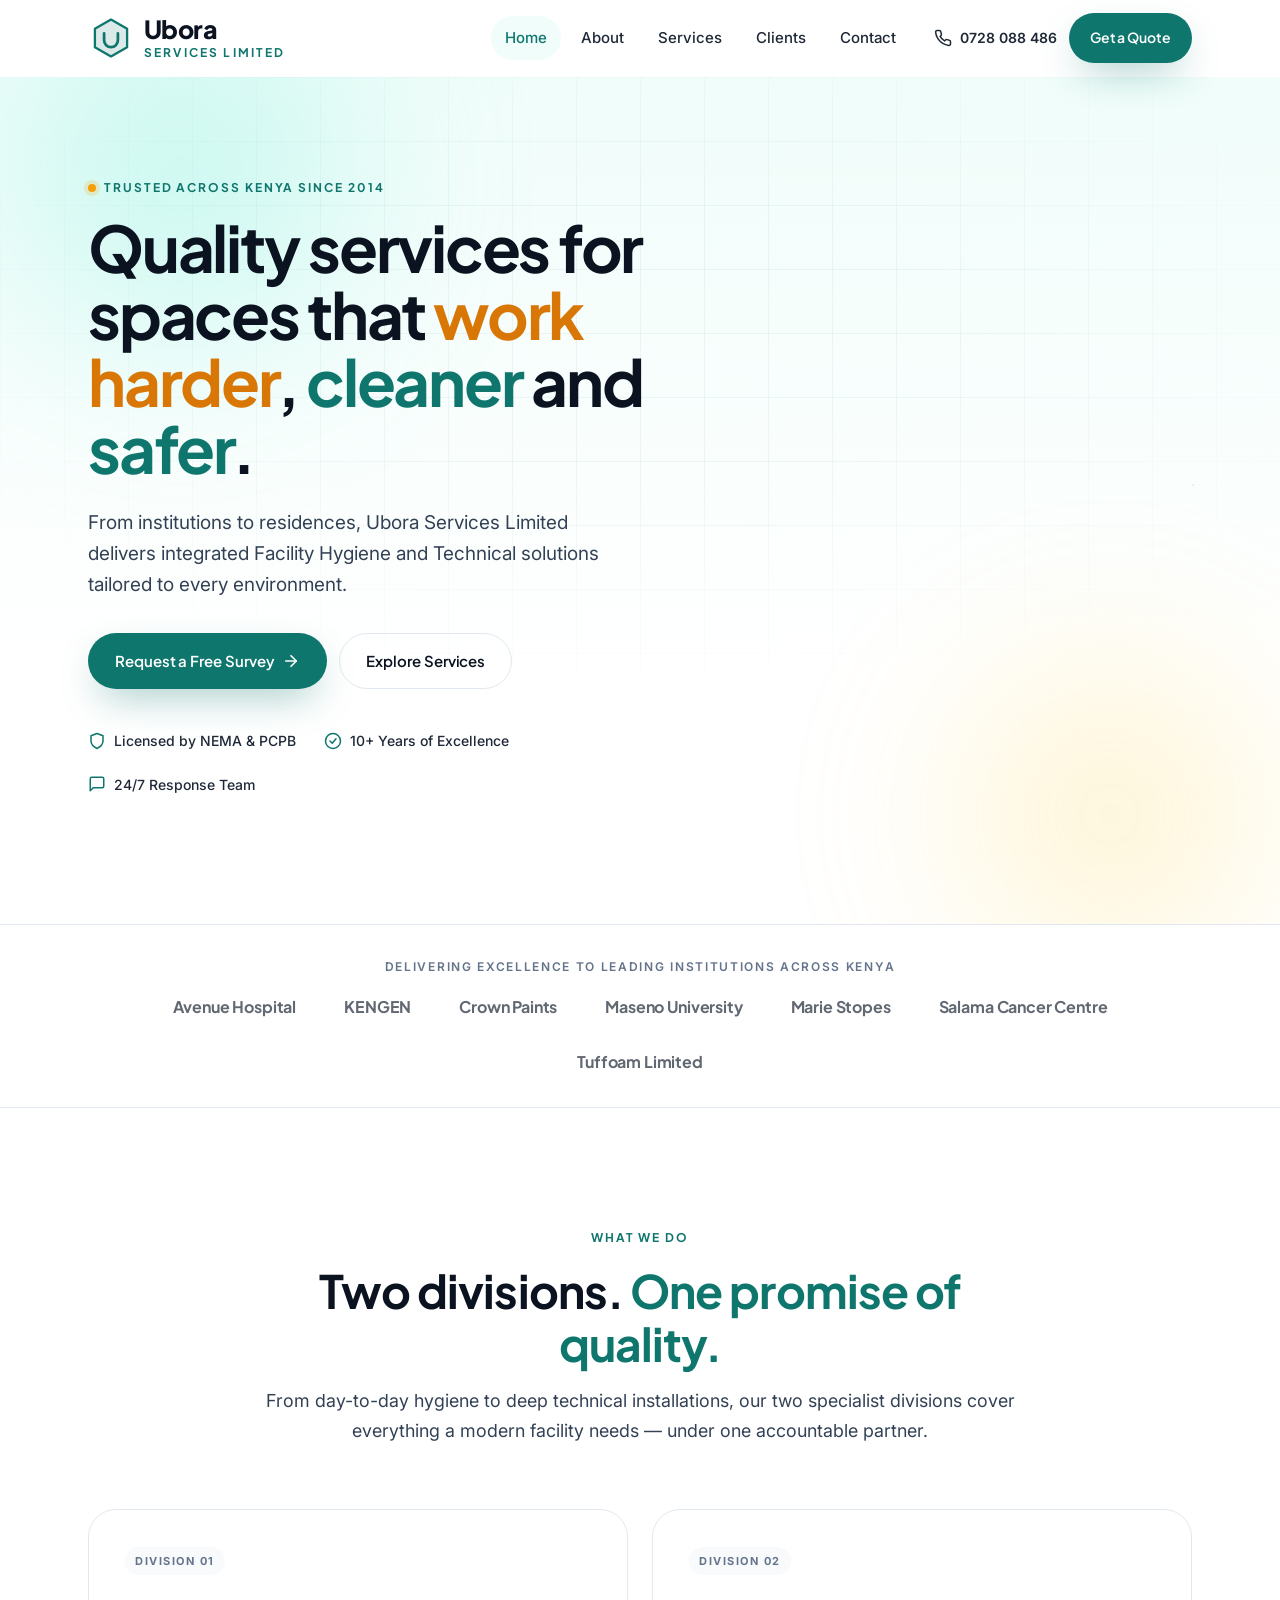
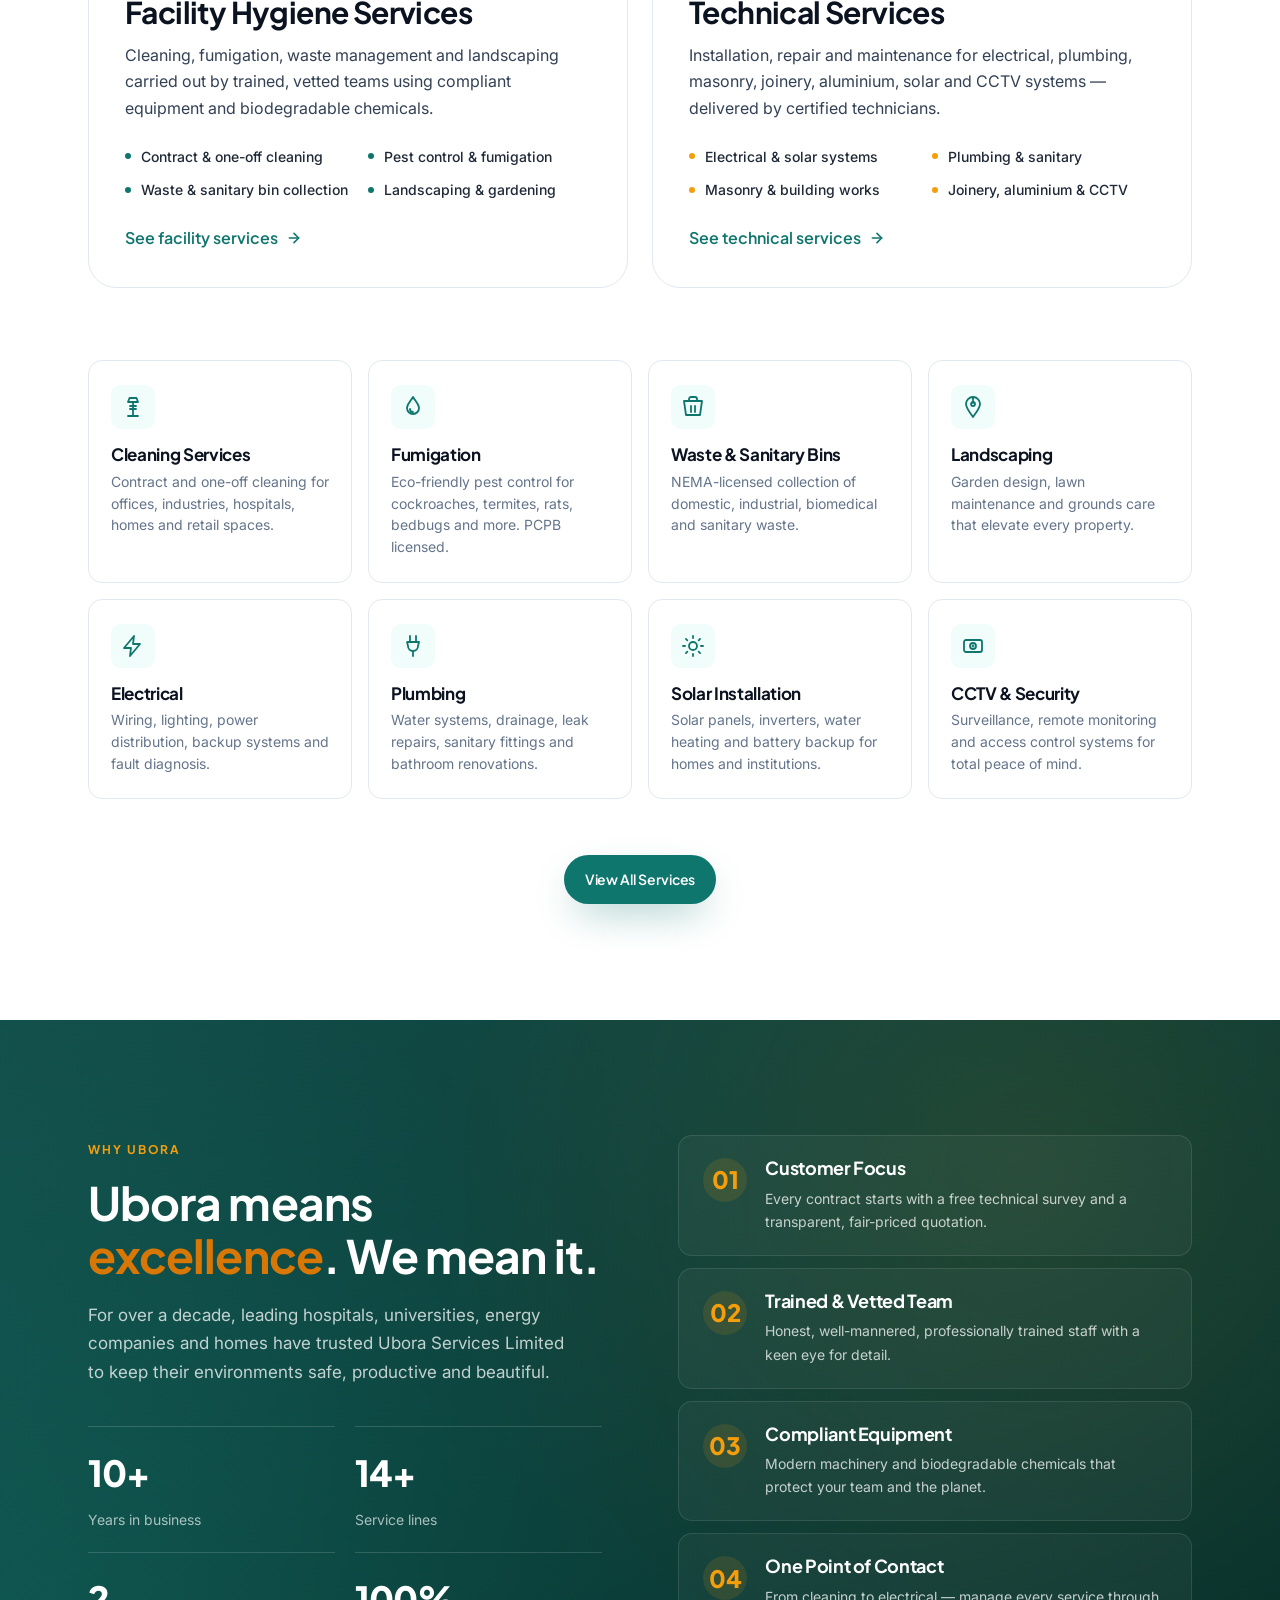
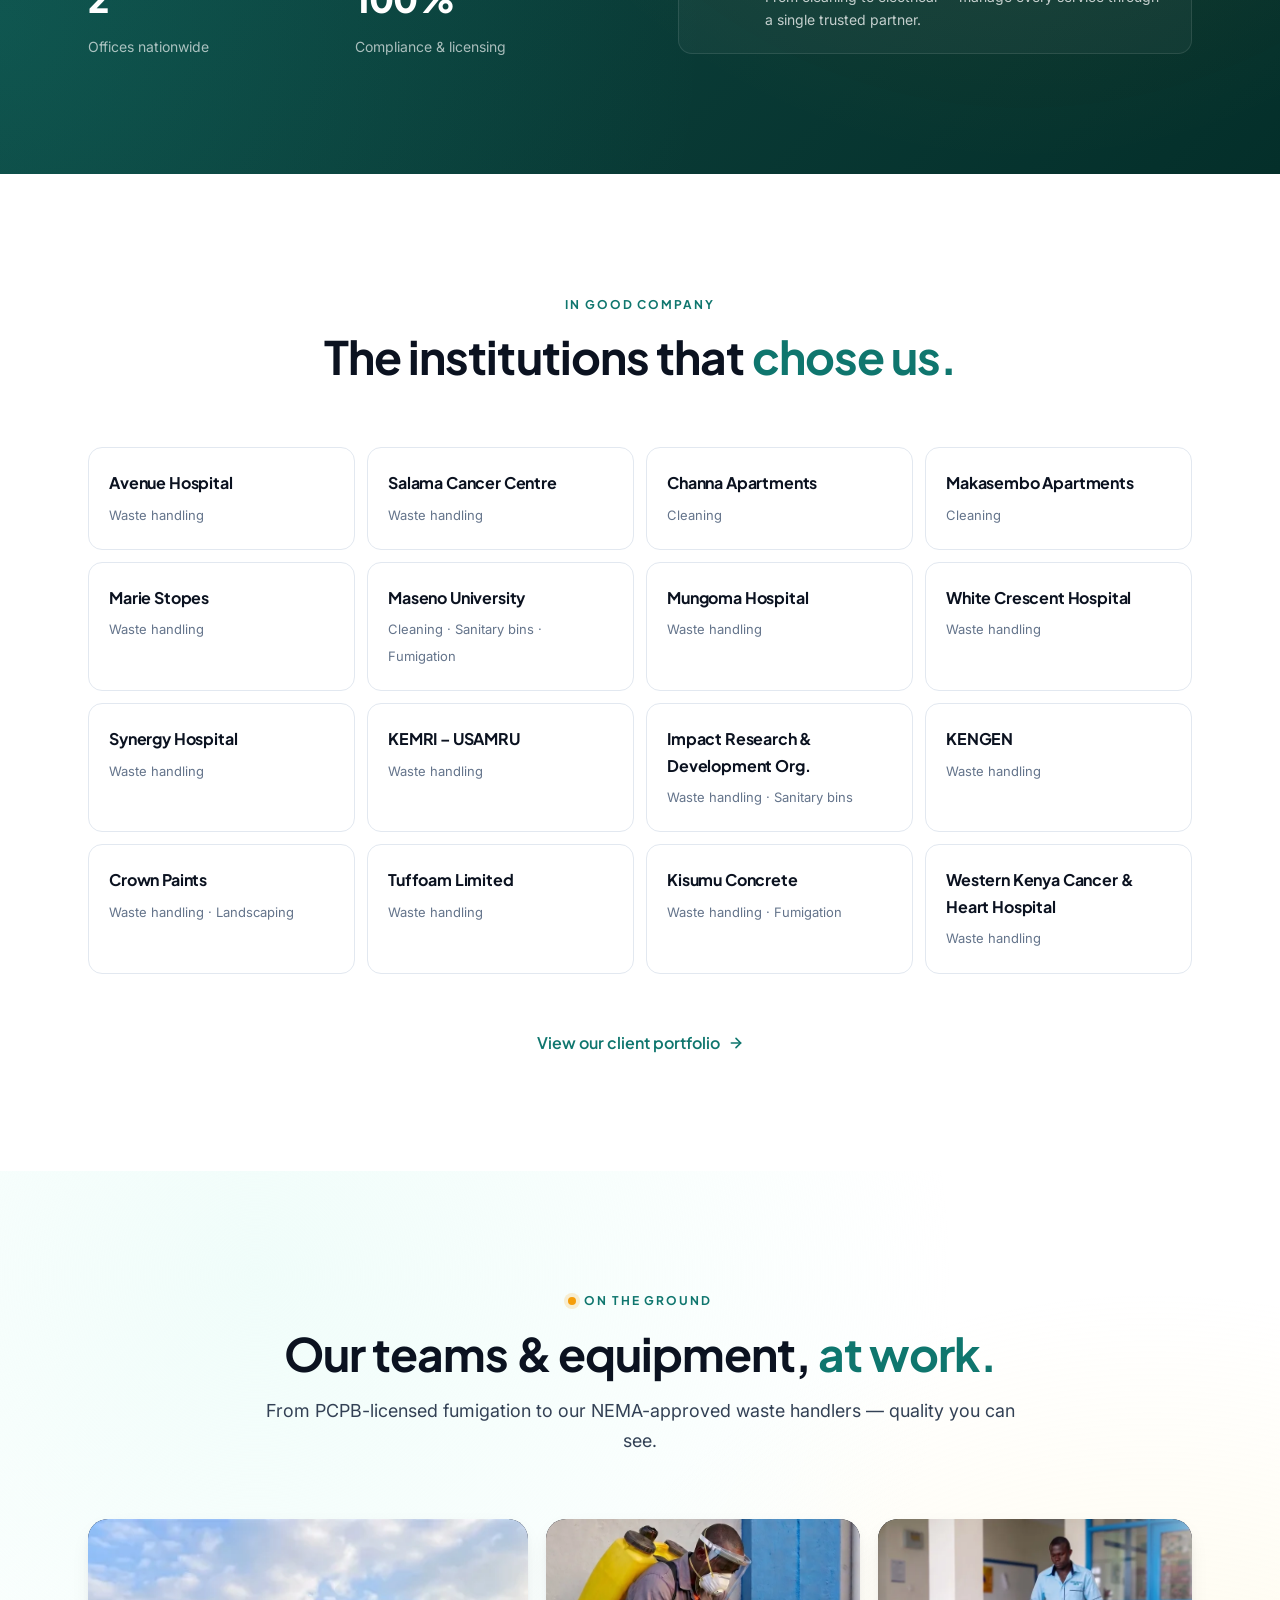
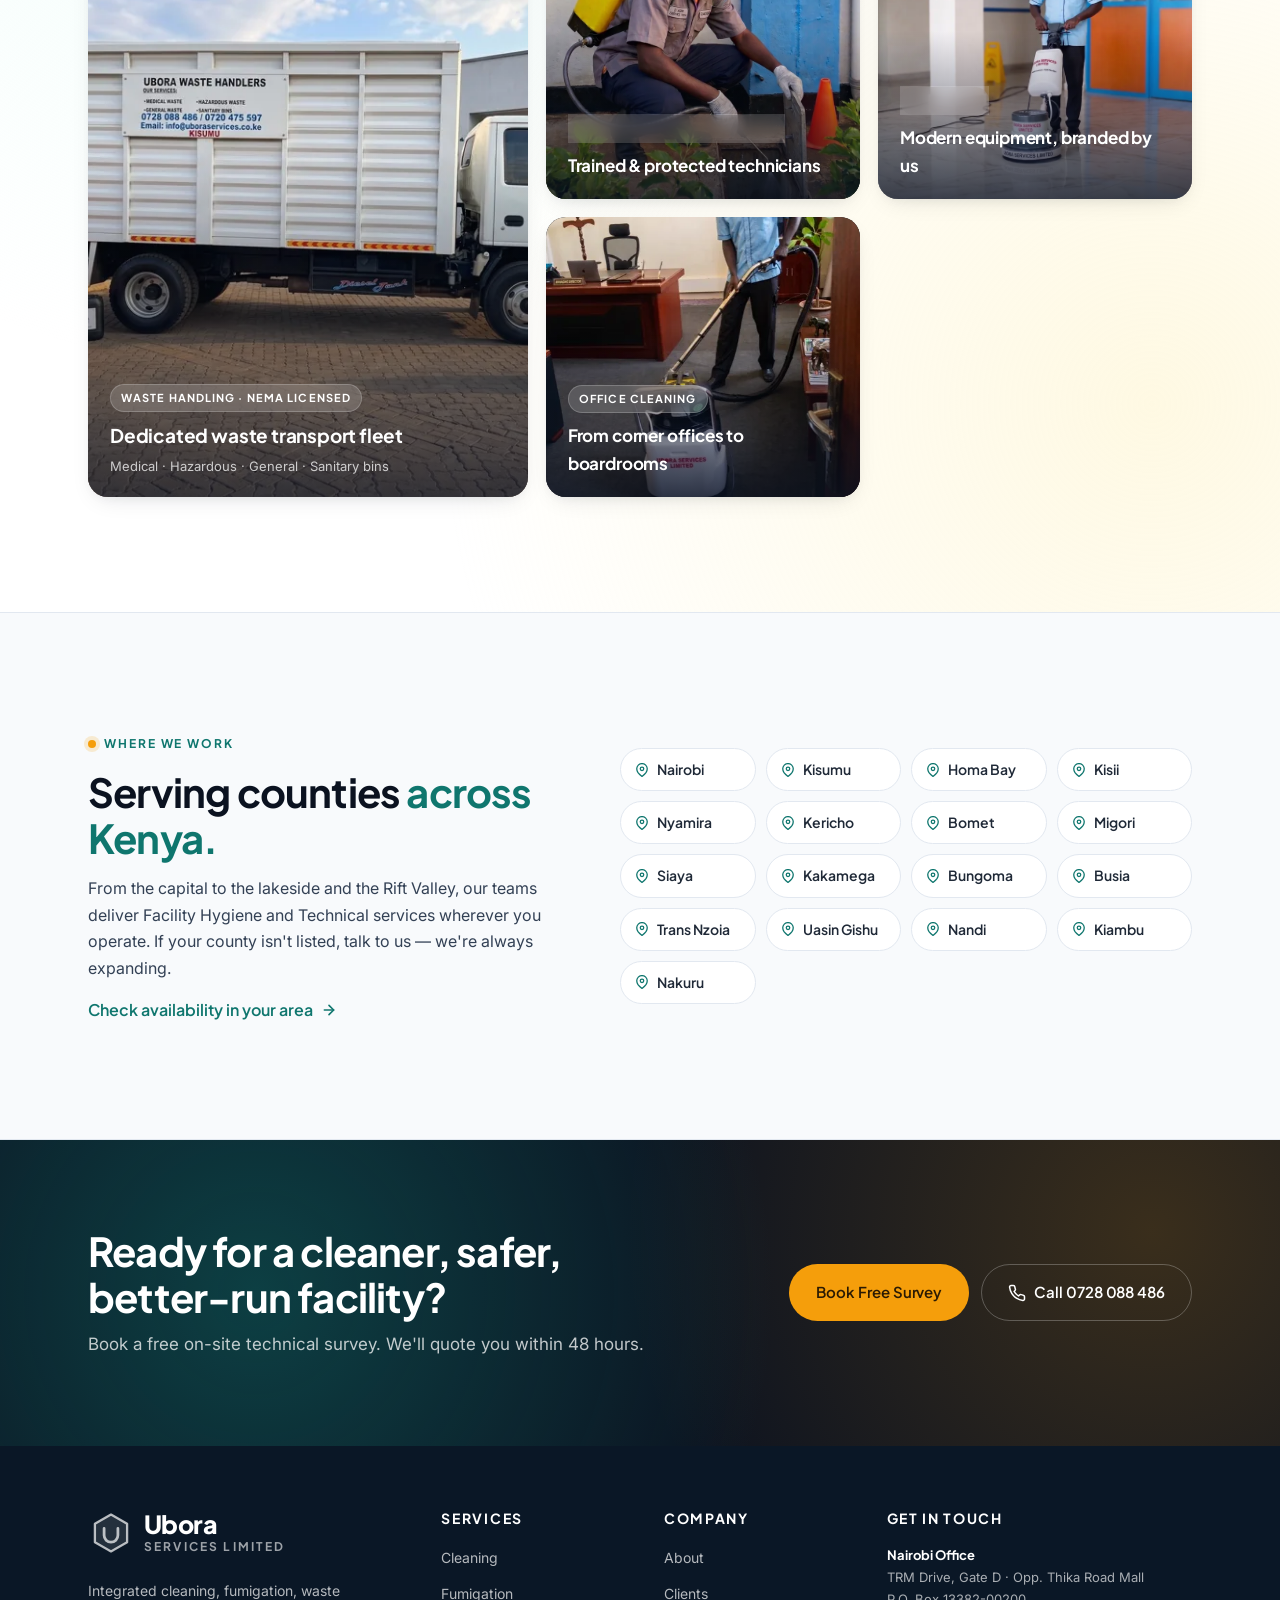
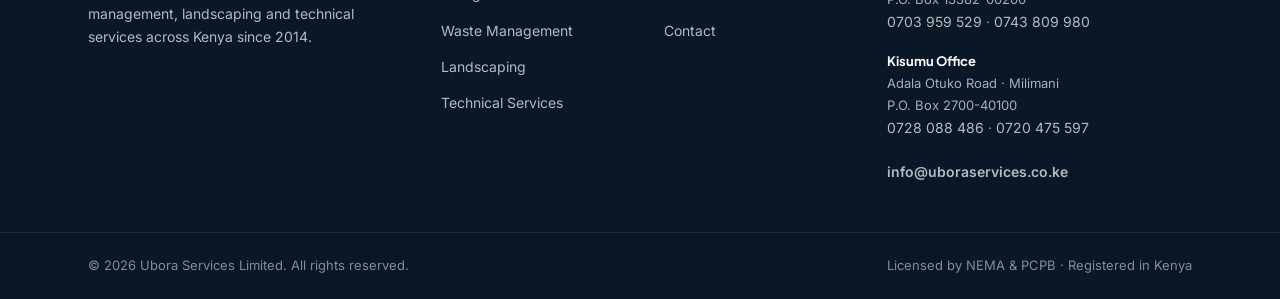
<file: index.html>
<!DOCTYPE html>
<html lang="en">
<head>
    <meta charset="UTF-8">
    <meta name="viewport" content="width=device-width, initial-scale=1.0">
    <title>Ubora Services Limited — Quality Cleaning, Fumigation & Technical Services in Kenya</title>
    <meta name="description" content="Ubora Services Limited delivers integrated cleaning, fumigation, waste management, landscaping and technical services across Kenya since 2014. Trusted by hospitals, universities and leading institutions.">
    <meta name="theme-color" content="#0F766E">

    <link rel="preconnect" href="https://fonts.googleapis.com">
    <link rel="preconnect" href="https://fonts.gstatic.com" crossorigin>
    <link href="https://fonts.googleapis.com/css2?family=Inter:wght@400;500;600;700&family=Plus+Jakarta+Sans:wght@500;600;700;800&display=swap" rel="stylesheet">


    <link rel="canonical" href="https://uboraservices.co.ke/">

    <!-- Open Graph -->
    <meta property="og:type" content="website">
    <meta property="og:site_name" content="Ubora Services Limited">
    <meta property="og:locale" content="en_KE">
    <meta property="og:title" content="Ubora Services Limited — Quality Cleaning, Fumigation & Technical Services in Kenya">
    <meta property="og:description" content="Ubora Services Limited delivers integrated cleaning, fumigation, waste management, landscaping and technical services across Kenya since 2014. Trusted by hospitals, universities and leading institutions.">
    <meta property="og:url" content="https://uboraservices.co.ke/">
    <meta property="og:image" content="https://uboraservices.co.ke/images/photos/team.webp">
    <meta property="og:image:alt" content="The Ubora Services team">

    <!-- Twitter -->
    <meta name="twitter:card" content="summary_large_image">
    <meta name="twitter:title" content="Ubora Services Limited — Quality Cleaning, Fumigation & Technical Services in Kenya">
    <meta name="twitter:description" content="Ubora Services Limited delivers integrated cleaning, fumigation, waste management, landscaping and technical services across Kenya since 2014. Trusted by hospitals, universities and leading institutions.">
    <meta name="twitter:image" content="https://uboraservices.co.ke/images/photos/team.webp">

    <link rel="apple-touch-icon" href="images/favicon.svg">

    <link rel="stylesheet" href="css/styles.css">
    <link rel="icon" type="image/svg+xml" href="images/favicon.svg">

    <!-- Structured data: local business + services for Google -->
    <script type="application/ld+json">
    {
      "@context": "https://schema.org",
      "@type": "ProfessionalService",
      "@id": "https://uboraservices.co.ke/#organization",
      "name": "Ubora Services Limited",
      "description": "Integrated cleaning, fumigation, waste management, landscaping and technical services across Kenya since 2014.",
      "url": "https://uboraservices.co.ke/",
      "logo": "https://uboraservices.co.ke/images/favicon.svg",
      "image": "https://uboraservices.co.ke/images/photos/team.webp",
      "foundingDate": "2014",
      "email": "info@uboraservices.co.ke",
      "telephone": "+254728088486",
      "areaServed": [
        "Nairobi", "Kisumu", "Homa Bay", "Kisii", "Nyamira", "Kericho",
        "Bomet", "Migori", "Siaya", "Kakamega", "Bungoma", "Busia",
        "Trans Nzoia", "Uasin Gishu", "Nandi", "Kiambu", "Nakuru"
      ],
      "address": [
        {
          "@type": "PostalAddress",
          "streetAddress": "TRM Drive, Gate D, Opposite Thika Road Mall",
          "postOfficeBoxNumber": "13382-00200",
          "addressLocality": "Nairobi",
          "addressCountry": "KE"
        },
        {
          "@type": "PostalAddress",
          "streetAddress": "Adala Otuko Road, Milimani",
          "postOfficeBoxNumber": "2700-40100",
          "addressLocality": "Kisumu",
          "addressCountry": "KE"
        }
      ],
      "contactPoint": [
        { "@type": "ContactPoint", "telephone": "+254703959529", "contactType": "customer service", "areaServed": "KE" },
        { "@type": "ContactPoint", "telephone": "+254728088486", "contactType": "customer service", "areaServed": "KE" }
      ],
      "hasOfferCatalog": {
        "@type": "OfferCatalog",
        "name": "Ubora Services",
        "itemListElement": [
          { "@type": "Offer", "itemOffered": { "@type": "Service", "name": "Cleaning Services" } },
          { "@type": "Offer", "itemOffered": { "@type": "Service", "name": "Fumigation & Pest Control" } },
          { "@type": "Offer", "itemOffered": { "@type": "Service", "name": "Waste Management & Sanitary Bins" } },
          { "@type": "Offer", "itemOffered": { "@type": "Service", "name": "Landscaping & Gardening" } },
          { "@type": "Offer", "itemOffered": { "@type": "Service", "name": "Electrical Installations & Repairs" } },
          { "@type": "Offer", "itemOffered": { "@type": "Service", "name": "Plumbing Services" } },
          { "@type": "Offer", "itemOffered": { "@type": "Service", "name": "Masonry & Building Works" } },
          { "@type": "Offer", "itemOffered": { "@type": "Service", "name": "Solar Panel Installation" } },
          { "@type": "Offer", "itemOffered": { "@type": "Service", "name": "CCTV Installation & Security Systems" } }
        ]
      }
    }
    </script>
</head>
<body>
    <a href="#main" class="skip-link">Skip to content</a>

    <header class="site-header" id="siteHeader">
        <div class="container header-inner">
            <a href="index.html" class="brand" aria-label="Ubora Services Limited home">
                <span class="brand-mark" aria-hidden="true">
                    <svg viewBox="0 0 40 40" fill="none" xmlns="http://www.w3.org/2000/svg">
                        <path d="M20 4 L34 12 L34 28 L20 36 L6 28 L6 12 Z" fill="currentColor" opacity="0.15"/>
                        <path d="M20 4 L34 12 L34 28 L20 36 L6 28 L6 12 Z" stroke="currentColor" stroke-width="2" stroke-linejoin="round"/>
                        <path d="M14 16 V22 C14 25.3 16.7 28 20 28 C23.3 28 26 25.3 26 22 V16" stroke="currentColor" stroke-width="2.4" stroke-linecap="round" fill="none"/>
                    </svg>
                </span>
                <span class="brand-text">
                    <strong>Ubora</strong>
                    <em>Services Limited</em>
                </span>
            </a>

            <nav class="site-nav" id="siteNav" aria-label="Primary">
                <a href="index.html" class="active">Home</a>
                <a href="about.html">About</a>
                <a href="services.html">Services</a>
                <a href="clients.html">Clients</a>
                <a href="contact.html">Contact</a>
            </nav>

            <div class="header-actions">
                <a href="tel:+254728088486" class="header-phone" aria-label="Call Ubora Services">
                    <svg width="18" height="18" viewBox="0 0 24 24" fill="none" stroke="currentColor" stroke-width="2" stroke-linecap="round" stroke-linejoin="round" aria-hidden="true"><path d="M22 16.92v3a2 2 0 0 1-2.18 2 19.79 19.79 0 0 1-8.63-3.07 19.5 19.5 0 0 1-6-6 19.79 19.79 0 0 1-3.07-8.67A2 2 0 0 1 4.11 2h3a2 2 0 0 1 2 1.72c.13.96.36 1.9.7 2.81a2 2 0 0 1-.45 2.11L8.09 9.91a16 16 0 0 0 6 6l1.27-1.27a2 2 0 0 1 2.11-.45c.91.34 1.85.57 2.81.7A2 2 0 0 1 22 16.92z"/></svg>
                    <span>0728 088 486</span>
                </a>
                <a href="contact.html" class="btn btn-primary">Get a Quote</a>
                <button class="menu-toggle" id="menuToggle" aria-controls="siteNav" aria-expanded="false" aria-label="Open menu">
                    <span></span><span></span><span></span>
                </button>
            </div>
        </div>
    </header>

    <main id="main">
        <!-- HERO -->
        <section class="hero">
            <div class="hero-bg" aria-hidden="true">
                <div class="hero-blob blob-1"></div>
                <div class="hero-blob blob-2"></div>
                <div class="hero-grid"></div>
            </div>

            <div class="container hero-inner">
                <div class="hero-copy">
                    <span class="eyebrow"><span class="dot"></span> Trusted across Kenya since 2014</span>
                    <h1>
                        Quality services for spaces that <span class="text-accent">work harder</span>, <span class="text-primary">cleaner</span> and <span class="text-primary">safer</span>.
                    </h1>
                    <p class="lede">
                        From institutions to residences, Ubora Services Limited delivers integrated Facility Hygiene and Technical solutions tailored to every environment.
                    </p>
                    <div class="hero-cta">
                        <a href="contact.html" class="btn btn-primary btn-lg">
                            Request a Free Survey
                            <svg width="18" height="18" viewBox="0 0 24 24" fill="none" stroke="currentColor" stroke-width="2.2" stroke-linecap="round" stroke-linejoin="round" aria-hidden="true"><line x1="5" y1="12" x2="19" y2="12"/><polyline points="12 5 19 12 12 19"/></svg>
                        </a>
                        <a href="services.html" class="btn btn-ghost btn-lg">Explore Services</a>
                    </div>

                    <ul class="hero-badges">
                        <li>
                            <svg viewBox="0 0 24 24" fill="none" stroke="currentColor" stroke-width="2" stroke-linecap="round" stroke-linejoin="round" aria-hidden="true"><path d="M12 22s8-4 8-10V5l-8-3-8 3v7c0 6 8 10 8 10z"/></svg>
                            Licensed by NEMA &amp; PCPB
                        </li>
                        <li>
                            <svg viewBox="0 0 24 24" fill="none" stroke="currentColor" stroke-width="2" stroke-linecap="round" stroke-linejoin="round" aria-hidden="true"><circle cx="12" cy="12" r="10"/><polyline points="8 12 11 15 16 9"/></svg>
                            10+ Years of Excellence
                        </li>
                        <li>
                            <svg viewBox="0 0 24 24" fill="none" stroke="currentColor" stroke-width="2" stroke-linecap="round" stroke-linejoin="round" aria-hidden="true"><path d="M21 15a2 2 0 0 1-2 2H7l-4 4V5a2 2 0 0 1 2-2h14a2 2 0 0 1 2 2z"/></svg>
                            24/7 Response Team
                        </li>
                    </ul>
                </div>

                <div class="hero-visual" aria-hidden="true">
                    <div class="hero-card hero-card--main">
                        <div class="hero-card-img">
                            <img src="images/photos/team.webp" alt="The Ubora Services team" loading="eager" fetchpriority="high">
                        </div>
                        <div class="hero-card-info">
                            <div class="hero-card-label">The Ubora Team</div>
                            <div class="hero-card-value">Trained &amp; ready.</div>
                        </div>
                    </div>
                </div>
            </div>
        </section>

        <!-- TRUST BAR -->
        <section class="trust-bar">
            <div class="container">
                <p class="trust-bar-label">Delivering excellence to leading institutions across Kenya</p>
                <ul class="trust-logos">
                    <li>Avenue Hospital</li>
                    <li>KENGEN</li>
                    <li>Crown Paints</li>
                    <li>Maseno University</li>
                    <li>Marie Stopes</li>
                    <li>Salama Cancer Centre</li>
                    <li>Tuffoam Limited</li>
                </ul>
            </div>
        </section>

        <!-- SERVICES OVERVIEW -->
        <section class="section" id="services">
            <div class="container">
                <header class="section-head">
                    <span class="eyebrow">What we do</span>
                    <h2>Two divisions. <span class="text-primary">One promise of quality.</span></h2>
                    <p>From day-to-day hygiene to deep technical installations, our two specialist divisions cover everything a modern facility needs — under one accountable partner.</p>
                </header>

                <div class="division-grid">
                    <article class="division-card">
                        <div class="division-tag">Division 01</div>
                        <h3>Facility Hygiene Services</h3>
                        <p>Cleaning, fumigation, waste management and landscaping carried out by trained, vetted teams using compliant equipment and biodegradable chemicals.</p>
                        <ul class="division-list">
                            <li><span class="bullet"></span> Contract &amp; one-off cleaning</li>
                            <li><span class="bullet"></span> Pest control &amp; fumigation</li>
                            <li><span class="bullet"></span> Waste &amp; sanitary bin collection</li>
                            <li><span class="bullet"></span> Landscaping &amp; gardening</li>
                        </ul>
                        <a href="services.html#facility" class="link-arrow">See facility services <svg width="16" height="16" viewBox="0 0 24 24" fill="none" stroke="currentColor" stroke-width="2.4" stroke-linecap="round" stroke-linejoin="round" aria-hidden="true"><line x1="5" y1="12" x2="19" y2="12"/><polyline points="12 5 19 12 12 19"/></svg></a>
                    </article>

                    <article class="division-card division-card--accent">
                        <div class="division-tag">Division 02</div>
                        <h3>Technical Services</h3>
                        <p>Installation, repair and maintenance for electrical, plumbing, masonry, joinery, aluminium, solar and CCTV systems — delivered by certified technicians.</p>
                        <ul class="division-list">
                            <li><span class="bullet"></span> Electrical &amp; solar systems</li>
                            <li><span class="bullet"></span> Plumbing &amp; sanitary</li>
                            <li><span class="bullet"></span> Masonry &amp; building works</li>
                            <li><span class="bullet"></span> Joinery, aluminium &amp; CCTV</li>
                        </ul>
                        <a href="services.html#technical" class="link-arrow">See technical services <svg width="16" height="16" viewBox="0 0 24 24" fill="none" stroke="currentColor" stroke-width="2.4" stroke-linecap="round" stroke-linejoin="round" aria-hidden="true"><line x1="5" y1="12" x2="19" y2="12"/><polyline points="12 5 19 12 12 19"/></svg></a>
                    </article>
                </div>

                <div class="service-grid">
                    <article class="service-card">
                        <div class="service-icon"><svg viewBox="0 0 24 24" fill="none" stroke="currentColor" stroke-width="1.8" stroke-linecap="round" stroke-linejoin="round"><path d="M7 21h10"/><path d="M12 21V7"/><path d="M7 7h10l-1.5-4h-7L7 7z"/><path d="M9 11h6"/><path d="M9 14h6"/></svg></div>
                        <h4>Cleaning Services</h4>
                        <p>Contract and one-off cleaning for offices, industries, hospitals, homes and retail spaces.</p>
                    </article>
                    <article class="service-card">
                        <div class="service-icon"><svg viewBox="0 0 24 24" fill="none" stroke="currentColor" stroke-width="1.8" stroke-linecap="round" stroke-linejoin="round"><path d="M12 2c-3 5-6 7-6 11a6 6 0 0 0 12 0c0-4-3-6-6-11z"/><path d="M9 14a3 3 0 0 0 3 3"/></svg></div>
                        <h4>Fumigation</h4>
                        <p>Eco-friendly pest control for cockroaches, termites, rats, bedbugs and more. PCPB licensed.</p>
                    </article>
                    <article class="service-card">
                        <div class="service-icon"><svg viewBox="0 0 24 24" fill="none" stroke="currentColor" stroke-width="1.8" stroke-linecap="round" stroke-linejoin="round"><path d="M3 6h18l-2 14H5L3 6z"/><path d="M8 6V4a2 2 0 0 1 2-2h4a2 2 0 0 1 2 2v2"/><path d="M10 11v6"/><path d="M14 11v6"/></svg></div>
                        <h4>Waste &amp; Sanitary Bins</h4>
                        <p>NEMA-licensed collection of domestic, industrial, biomedical and sanitary waste.</p>
                    </article>
                    <article class="service-card">
                        <div class="service-icon"><svg viewBox="0 0 24 24" fill="none" stroke="currentColor" stroke-width="1.8" stroke-linecap="round" stroke-linejoin="round"><path d="M12 2v6"/><path d="M12 22c-4-6-7-9-7-13a7 7 0 0 1 14 0c0 4-3 7-7 13z"/><circle cx="12" cy="9" r="2"/></svg></div>
                        <h4>Landscaping</h4>
                        <p>Garden design, lawn maintenance and grounds care that elevate every property.</p>
                    </article>
                    <article class="service-card">
                        <div class="service-icon"><svg viewBox="0 0 24 24" fill="none" stroke="currentColor" stroke-width="1.8" stroke-linecap="round" stroke-linejoin="round"><path d="M13 2L3 14h7l-1 8 10-12h-7l1-8z"/></svg></div>
                        <h4>Electrical</h4>
                        <p>Wiring, lighting, power distribution, backup systems and fault diagnosis.</p>
                    </article>
                    <article class="service-card">
                        <div class="service-icon"><svg viewBox="0 0 24 24" fill="none" stroke="currentColor" stroke-width="1.8" stroke-linecap="round" stroke-linejoin="round"><path d="M9 2v6"/><path d="M15 2v6"/><path d="M6 8h12l-1 4a5 5 0 0 1-10 0L6 8z"/><path d="M12 17v5"/></svg></div>
                        <h4>Plumbing</h4>
                        <p>Water systems, drainage, leak repairs, sanitary fittings and bathroom renovations.</p>
                    </article>
                    <article class="service-card">
                        <div class="service-icon"><svg viewBox="0 0 24 24" fill="none" stroke="currentColor" stroke-width="1.8" stroke-linecap="round" stroke-linejoin="round"><circle cx="12" cy="12" r="4"/><path d="M12 2v2"/><path d="M12 20v2"/><path d="M2 12h2"/><path d="M20 12h2"/><path d="M4.93 4.93l1.41 1.41"/><path d="M17.66 17.66l1.41 1.41"/><path d="M4.93 19.07l1.41-1.41"/><path d="M17.66 6.34l1.41-1.41"/></svg></div>
                        <h4>Solar Installation</h4>
                        <p>Solar panels, inverters, water heating and battery backup for homes and institutions.</p>
                    </article>
                    <article class="service-card">
                        <div class="service-icon"><svg viewBox="0 0 24 24" fill="none" stroke="currentColor" stroke-width="1.8" stroke-linecap="round" stroke-linejoin="round"><rect x="3" y="6" width="18" height="12" rx="2"/><circle cx="12" cy="12" r="3"/><circle cx="12" cy="12" r="0.5" fill="currentColor"/></svg></div>
                        <h4>CCTV &amp; Security</h4>
                        <p>Surveillance, remote monitoring and access control systems for total peace of mind.</p>
                    </article>
                </div>

                <div class="section-foot">
                    <a href="services.html" class="btn btn-primary">View All Services</a>
                </div>
            </div>
        </section>

        <!-- WHY US -->
        <section class="section section-dark" id="why">
            <div class="container">
                <div class="why-grid">
                    <div class="why-copy">
                        <span class="eyebrow eyebrow-light">Why Ubora</span>
                        <h2>Ubora means <span class="text-accent">excellence</span>. We mean it.</h2>
                        <p>For over a decade, leading hospitals, universities, energy companies and homes have trusted Ubora Services Limited to keep their environments safe, productive and beautiful.</p>
                        <div class="why-stats">
                            <div><strong>10+</strong><span>Years in business</span></div>
                            <div><strong>14+</strong><span>Service lines</span></div>
                            <div><strong>2</strong><span>Offices nationwide</span></div>
                            <div><strong>100%</strong><span>Compliance &amp; licensing</span></div>
                        </div>
                    </div>
                    <div class="why-list">
                        <article class="why-item">
                            <div class="why-num">01</div>
                            <h4>Customer Focus</h4>
                            <p>Every contract starts with a free technical survey and a transparent, fair-priced quotation.</p>
                        </article>
                        <article class="why-item">
                            <div class="why-num">02</div>
                            <h4>Trained &amp; Vetted Team</h4>
                            <p>Honest, well-mannered, professionally trained staff with a keen eye for detail.</p>
                        </article>
                        <article class="why-item">
                            <div class="why-num">03</div>
                            <h4>Compliant Equipment</h4>
                            <p>Modern machinery and biodegradable chemicals that protect your team and the planet.</p>
                        </article>
                        <article class="why-item">
                            <div class="why-num">04</div>
                            <h4>One Point of Contact</h4>
                            <p>From cleaning to electrical — manage every service through a single trusted partner.</p>
                        </article>
                    </div>
                </div>
            </div>
        </section>

        <!-- CLIENTS PREVIEW -->
        <section class="section">
            <div class="container">
                <header class="section-head">
                    <span class="eyebrow">In good company</span>
                    <h2>The institutions that <span class="text-primary">chose us.</span></h2>
                </header>
                <div class="clients-grid">
                    <div class="client-tile"><strong>Avenue Hospital</strong><span>Waste handling</span></div>
                    <div class="client-tile"><strong>Salama Cancer Centre</strong><span>Waste handling</span></div>
                    <div class="client-tile"><strong>Channa Apartments</strong><span>Cleaning</span></div>
                    <div class="client-tile"><strong>Makasembo Apartments</strong><span>Cleaning</span></div>
                    <div class="client-tile"><strong>Marie Stopes</strong><span>Waste handling</span></div>
                    <div class="client-tile"><strong>Maseno University</strong><span>Cleaning · Sanitary bins · Fumigation</span></div>
                    <div class="client-tile"><strong>Mungoma Hospital</strong><span>Waste handling</span></div>
                    <div class="client-tile"><strong>White Crescent Hospital</strong><span>Waste handling</span></div>
                    <div class="client-tile"><strong>Synergy Hospital</strong><span>Waste handling</span></div>
                    <div class="client-tile"><strong>KEMRI – USAMRU</strong><span>Waste handling</span></div>
                    <div class="client-tile"><strong>Impact Research &amp; Development Org.</strong><span>Waste handling · Sanitary bins</span></div>
                    <div class="client-tile"><strong>KENGEN</strong><span>Waste handling</span></div>
                    <div class="client-tile"><strong>Crown Paints</strong><span>Waste handling · Landscaping</span></div>
                    <div class="client-tile"><strong>Tuffoam Limited</strong><span>Waste handling</span></div>
                    <div class="client-tile"><strong>Kisumu Concrete</strong><span>Waste handling · Fumigation</span></div>
                    <div class="client-tile"><strong>Western Kenya Cancer &amp; Heart Hospital</strong><span>Waste handling</span></div>
                </div>
                <div class="section-foot">
                    <a href="clients.html" class="link-arrow">View our client portfolio <svg width="16" height="16" viewBox="0 0 24 24" fill="none" stroke="currentColor" stroke-width="2.4" stroke-linecap="round" stroke-linejoin="round" aria-hidden="true"><line x1="5" y1="12" x2="19" y2="12"/><polyline points="12 5 19 12 12 19"/></svg></a>
                </div>
            </div>
        </section>

        <!-- WORK IN ACTION GALLERY -->
        <section class="section gallery-section">
            <div class="container">
                <header class="section-head">
                    <span class="eyebrow"><span class="dot"></span> On the ground</span>
                    <h2>Our teams &amp; equipment, <span class="text-primary">at work.</span></h2>
                    <p>From PCPB-licensed fumigation to our NEMA-approved waste handlers — quality you can see.</p>
                </header>
                <div class="gallery-grid">
                    <figure class="gallery-card gallery-card--wide">
                        <div class="gallery-img">
                            <img src="images/photos/waste.webp" alt="Ubora Waste Handlers truck with medical, hazardous and general waste bins" loading="lazy">
                        </div>
                        <figcaption>
                            <span class="gallery-tag">Waste Handling · NEMA Licensed</span>
                            <strong>Dedicated waste transport fleet</strong>
                            <span class="gallery-meta">Medical · Hazardous · General · Sanitary bins</span>
                        </figcaption>
                    </figure>
                    <figure class="gallery-card">
                        <div class="gallery-img">
                            <img src="images/photos/fumigation.webp" alt="Ubora fumigation technician in full PPE treating a drain" loading="lazy">
                        </div>
                        <figcaption>
                            <span class="gallery-tag">Fumigation · PCPB Licensed</span>
                            <strong>Trained &amp; protected technicians</strong>
                        </figcaption>
                    </figure>
                    <figure class="gallery-card">
                        <div class="gallery-img">
                            <img src="images/photos/cleaning.webp" alt="Ubora technician operating a branded floor polisher" loading="lazy">
                        </div>
                        <figcaption>
                            <span class="gallery-tag">Cleaning</span>
                            <strong>Modern equipment, branded by us</strong>
                        </figcaption>
                    </figure>
                    <figure class="gallery-card">
                        <div class="gallery-img">
                            <img src="images/photos/cleaning-vacuum.webp" alt="Ubora technician vacuuming an executive office" loading="lazy">
                        </div>
                        <figcaption>
                            <span class="gallery-tag">Office Cleaning</span>
                            <strong>From corner offices to boardrooms</strong>
                        </figcaption>
                    </figure>
                </div>
            </div>
        </section>

        <!-- COVERAGE / GEOGRAPHY -->
        <section class="section coverage">
            <div class="container">
                <div class="coverage-inner">
                    <div class="coverage-copy">
                        <span class="eyebrow"><span class="dot"></span> Where we work</span>
                        <h2>Serving counties <span class="text-primary">across Kenya.</span></h2>
                        <p>From the capital to the lakeside and the Rift Valley, our teams deliver Facility Hygiene and Technical services wherever you operate. If your county isn't listed, talk to us — we're always expanding.</p>
                        <a href="contact.html" class="link-arrow">Check availability in your area <svg width="16" height="16" viewBox="0 0 24 24" fill="none" stroke="currentColor" stroke-width="2.4" stroke-linecap="round" stroke-linejoin="round" aria-hidden="true"><line x1="5" y1="12" x2="19" y2="12"/><polyline points="12 5 19 12 12 19"/></svg></a>
                    </div>
                    <div class="county-grid">
                        <span class="county-chip"><svg viewBox="0 0 24 24" fill="none" stroke="currentColor" stroke-width="2.2" stroke-linecap="round" stroke-linejoin="round"><path d="M21 10c0 7-9 13-9 13s-9-6-9-13a9 9 0 0 1 18 0z"/><circle cx="12" cy="10" r="3"/></svg>Nairobi</span>
                        <span class="county-chip"><svg viewBox="0 0 24 24" fill="none" stroke="currentColor" stroke-width="2.2" stroke-linecap="round" stroke-linejoin="round"><path d="M21 10c0 7-9 13-9 13s-9-6-9-13a9 9 0 0 1 18 0z"/><circle cx="12" cy="10" r="3"/></svg>Kisumu</span>
                        <span class="county-chip"><svg viewBox="0 0 24 24" fill="none" stroke="currentColor" stroke-width="2.2" stroke-linecap="round" stroke-linejoin="round"><path d="M21 10c0 7-9 13-9 13s-9-6-9-13a9 9 0 0 1 18 0z"/><circle cx="12" cy="10" r="3"/></svg>Homa Bay</span>
                        <span class="county-chip"><svg viewBox="0 0 24 24" fill="none" stroke="currentColor" stroke-width="2.2" stroke-linecap="round" stroke-linejoin="round"><path d="M21 10c0 7-9 13-9 13s-9-6-9-13a9 9 0 0 1 18 0z"/><circle cx="12" cy="10" r="3"/></svg>Kisii</span>
                        <span class="county-chip"><svg viewBox="0 0 24 24" fill="none" stroke="currentColor" stroke-width="2.2" stroke-linecap="round" stroke-linejoin="round"><path d="M21 10c0 7-9 13-9 13s-9-6-9-13a9 9 0 0 1 18 0z"/><circle cx="12" cy="10" r="3"/></svg>Nyamira</span>
                        <span class="county-chip"><svg viewBox="0 0 24 24" fill="none" stroke="currentColor" stroke-width="2.2" stroke-linecap="round" stroke-linejoin="round"><path d="M21 10c0 7-9 13-9 13s-9-6-9-13a9 9 0 0 1 18 0z"/><circle cx="12" cy="10" r="3"/></svg>Kericho</span>
                        <span class="county-chip"><svg viewBox="0 0 24 24" fill="none" stroke="currentColor" stroke-width="2.2" stroke-linecap="round" stroke-linejoin="round"><path d="M21 10c0 7-9 13-9 13s-9-6-9-13a9 9 0 0 1 18 0z"/><circle cx="12" cy="10" r="3"/></svg>Bomet</span>
                        <span class="county-chip"><svg viewBox="0 0 24 24" fill="none" stroke="currentColor" stroke-width="2.2" stroke-linecap="round" stroke-linejoin="round"><path d="M21 10c0 7-9 13-9 13s-9-6-9-13a9 9 0 0 1 18 0z"/><circle cx="12" cy="10" r="3"/></svg>Migori</span>
                        <span class="county-chip"><svg viewBox="0 0 24 24" fill="none" stroke="currentColor" stroke-width="2.2" stroke-linecap="round" stroke-linejoin="round"><path d="M21 10c0 7-9 13-9 13s-9-6-9-13a9 9 0 0 1 18 0z"/><circle cx="12" cy="10" r="3"/></svg>Siaya</span>
                        <span class="county-chip"><svg viewBox="0 0 24 24" fill="none" stroke="currentColor" stroke-width="2.2" stroke-linecap="round" stroke-linejoin="round"><path d="M21 10c0 7-9 13-9 13s-9-6-9-13a9 9 0 0 1 18 0z"/><circle cx="12" cy="10" r="3"/></svg>Kakamega</span>
                        <span class="county-chip"><svg viewBox="0 0 24 24" fill="none" stroke="currentColor" stroke-width="2.2" stroke-linecap="round" stroke-linejoin="round"><path d="M21 10c0 7-9 13-9 13s-9-6-9-13a9 9 0 0 1 18 0z"/><circle cx="12" cy="10" r="3"/></svg>Bungoma</span>
                        <span class="county-chip"><svg viewBox="0 0 24 24" fill="none" stroke="currentColor" stroke-width="2.2" stroke-linecap="round" stroke-linejoin="round"><path d="M21 10c0 7-9 13-9 13s-9-6-9-13a9 9 0 0 1 18 0z"/><circle cx="12" cy="10" r="3"/></svg>Busia</span>
                        <span class="county-chip"><svg viewBox="0 0 24 24" fill="none" stroke="currentColor" stroke-width="2.2" stroke-linecap="round" stroke-linejoin="round"><path d="M21 10c0 7-9 13-9 13s-9-6-9-13a9 9 0 0 1 18 0z"/><circle cx="12" cy="10" r="3"/></svg>Trans Nzoia</span>
                        <span class="county-chip"><svg viewBox="0 0 24 24" fill="none" stroke="currentColor" stroke-width="2.2" stroke-linecap="round" stroke-linejoin="round"><path d="M21 10c0 7-9 13-9 13s-9-6-9-13a9 9 0 0 1 18 0z"/><circle cx="12" cy="10" r="3"/></svg>Uasin Gishu</span>
                        <span class="county-chip"><svg viewBox="0 0 24 24" fill="none" stroke="currentColor" stroke-width="2.2" stroke-linecap="round" stroke-linejoin="round"><path d="M21 10c0 7-9 13-9 13s-9-6-9-13a9 9 0 0 1 18 0z"/><circle cx="12" cy="10" r="3"/></svg>Nandi</span>
                        <span class="county-chip"><svg viewBox="0 0 24 24" fill="none" stroke="currentColor" stroke-width="2.2" stroke-linecap="round" stroke-linejoin="round"><path d="M21 10c0 7-9 13-9 13s-9-6-9-13a9 9 0 0 1 18 0z"/><circle cx="12" cy="10" r="3"/></svg>Kiambu</span>
                        <span class="county-chip"><svg viewBox="0 0 24 24" fill="none" stroke="currentColor" stroke-width="2.2" stroke-linecap="round" stroke-linejoin="round"><path d="M21 10c0 7-9 13-9 13s-9-6-9-13a9 9 0 0 1 18 0z"/><circle cx="12" cy="10" r="3"/></svg>Nakuru</span>
                    </div>
                </div>
            </div>
        </section>

        <!-- CTA -->
        <section class="cta-band">
            <div class="container cta-inner">
                <div>
                    <h2>Ready for a cleaner, safer, better-run facility?</h2>
                    <p>Book a free on-site technical survey. We'll quote you within 48 hours.</p>
                </div>
                <div class="cta-actions">
                    <a href="contact.html" class="btn btn-accent btn-lg">Book Free Survey</a>
                    <a href="tel:+254728088486" class="btn btn-ghost-light btn-lg">
                        <svg width="18" height="18" viewBox="0 0 24 24" fill="none" stroke="currentColor" stroke-width="2" stroke-linecap="round" stroke-linejoin="round" aria-hidden="true"><path d="M22 16.92v3a2 2 0 0 1-2.18 2 19.79 19.79 0 0 1-8.63-3.07 19.5 19.5 0 0 1-6-6 19.79 19.79 0 0 1-3.07-8.67A2 2 0 0 1 4.11 2h3a2 2 0 0 1 2 1.72c.13.96.36 1.9.7 2.81a2 2 0 0 1-.45 2.11L8.09 9.91a16 16 0 0 0 6 6l1.27-1.27a2 2 0 0 1 2.11-.45c.91.34 1.85.57 2.81.7A2 2 0 0 1 22 16.92z"/></svg>
                        Call 0728 088 486
                    </a>
                </div>
            </div>
        </section>
    </main>

    <footer class="site-footer">
        <div class="container footer-inner">
            <div class="footer-col footer-brand">
                <a href="index.html" class="brand brand--light">
                    <span class="brand-mark" aria-hidden="true">
                        <svg viewBox="0 0 40 40" fill="none" xmlns="http://www.w3.org/2000/svg">
                            <path d="M20 4 L34 12 L34 28 L20 36 L6 28 L6 12 Z" fill="currentColor" opacity="0.15"/>
                            <path d="M20 4 L34 12 L34 28 L20 36 L6 28 L6 12 Z" stroke="currentColor" stroke-width="2" stroke-linejoin="round"/>
                            <path d="M14 16 V22 C14 25.3 16.7 28 20 28 C23.3 28 26 25.3 26 22 V16" stroke="currentColor" stroke-width="2.4" stroke-linecap="round" fill="none"/>
                        </svg>
                    </span>
                    <span class="brand-text">
                        <strong>Ubora</strong>
                        <em>Services Limited</em>
                    </span>
                </a>
                <p>Integrated cleaning, fumigation, waste management, landscaping and technical services across Kenya since 2014.</p>
            </div>

            <div class="footer-col">
                <h5>Services</h5>
                <ul>
                    <li><a href="services.html#cleaning">Cleaning</a></li>
                    <li><a href="services.html#fumigation">Fumigation</a></li>
                    <li><a href="services.html#waste">Waste Management</a></li>
                    <li><a href="services.html#landscaping">Landscaping</a></li>
                    <li><a href="services.html#technical">Technical Services</a></li>
                </ul>
            </div>

            <div class="footer-col">
                <h5>Company</h5>
                <ul>
                    <li><a href="about.html">About</a></li>
                    <li><a href="clients.html">Clients</a></li>
                    <li><a href="contact.html">Contact</a></li>
                </ul>
            </div>

            <div class="footer-col">
                <h5>Get in touch</h5>
                <address>
                    <strong>Nairobi Office</strong><br>
                    TRM Drive, Gate D · Opp. Thika Road Mall<br>
                    P.O. Box 13382-00200<br>
                    <a href="tel:+254703959529">0703 959 529</a> · <a href="tel:+254743809980">0743 809 980</a>
                </address>
                <address>
                    <strong>Kisumu Office</strong><br>
                    Adala Otuko Road · Milimani<br>
                    P.O. Box 2700-40100<br>
                    <a href="tel:+254728088486">0728 088 486</a> · <a href="tel:+254720475597">0720 475 597</a>
                </address>
                <a href="mailto:info@uboraservices.co.ke" class="footer-mail">info@uboraservices.co.ke</a>
            </div>
        </div>
        <div class="footer-bottom">
            <div class="container">
                <p>&copy; <span id="year"></span> Ubora Services Limited. All rights reserved.</p>
                <p>Licensed by NEMA &amp; PCPB · Registered in Kenya</p>
            </div>
        </div>
    </footer>

    <script src="js/main.js"></script>
</body>
</html>
</file>
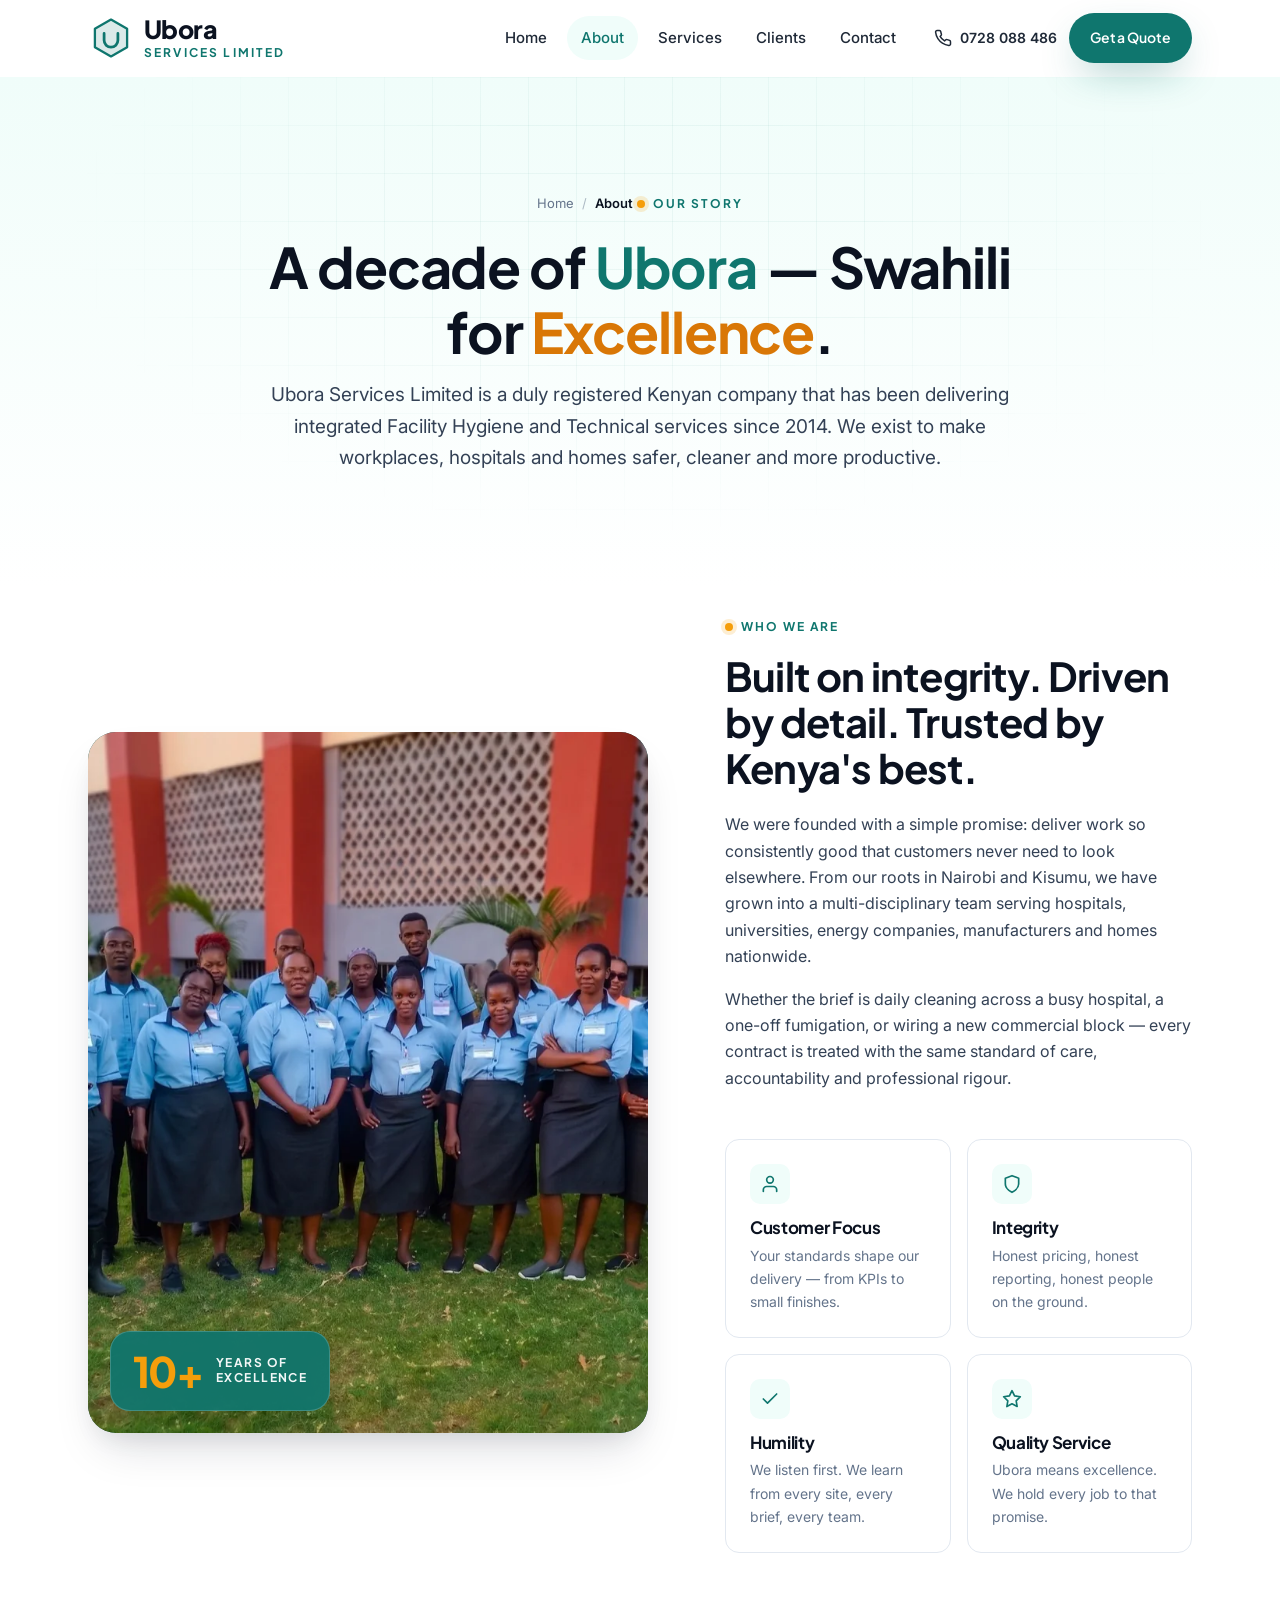
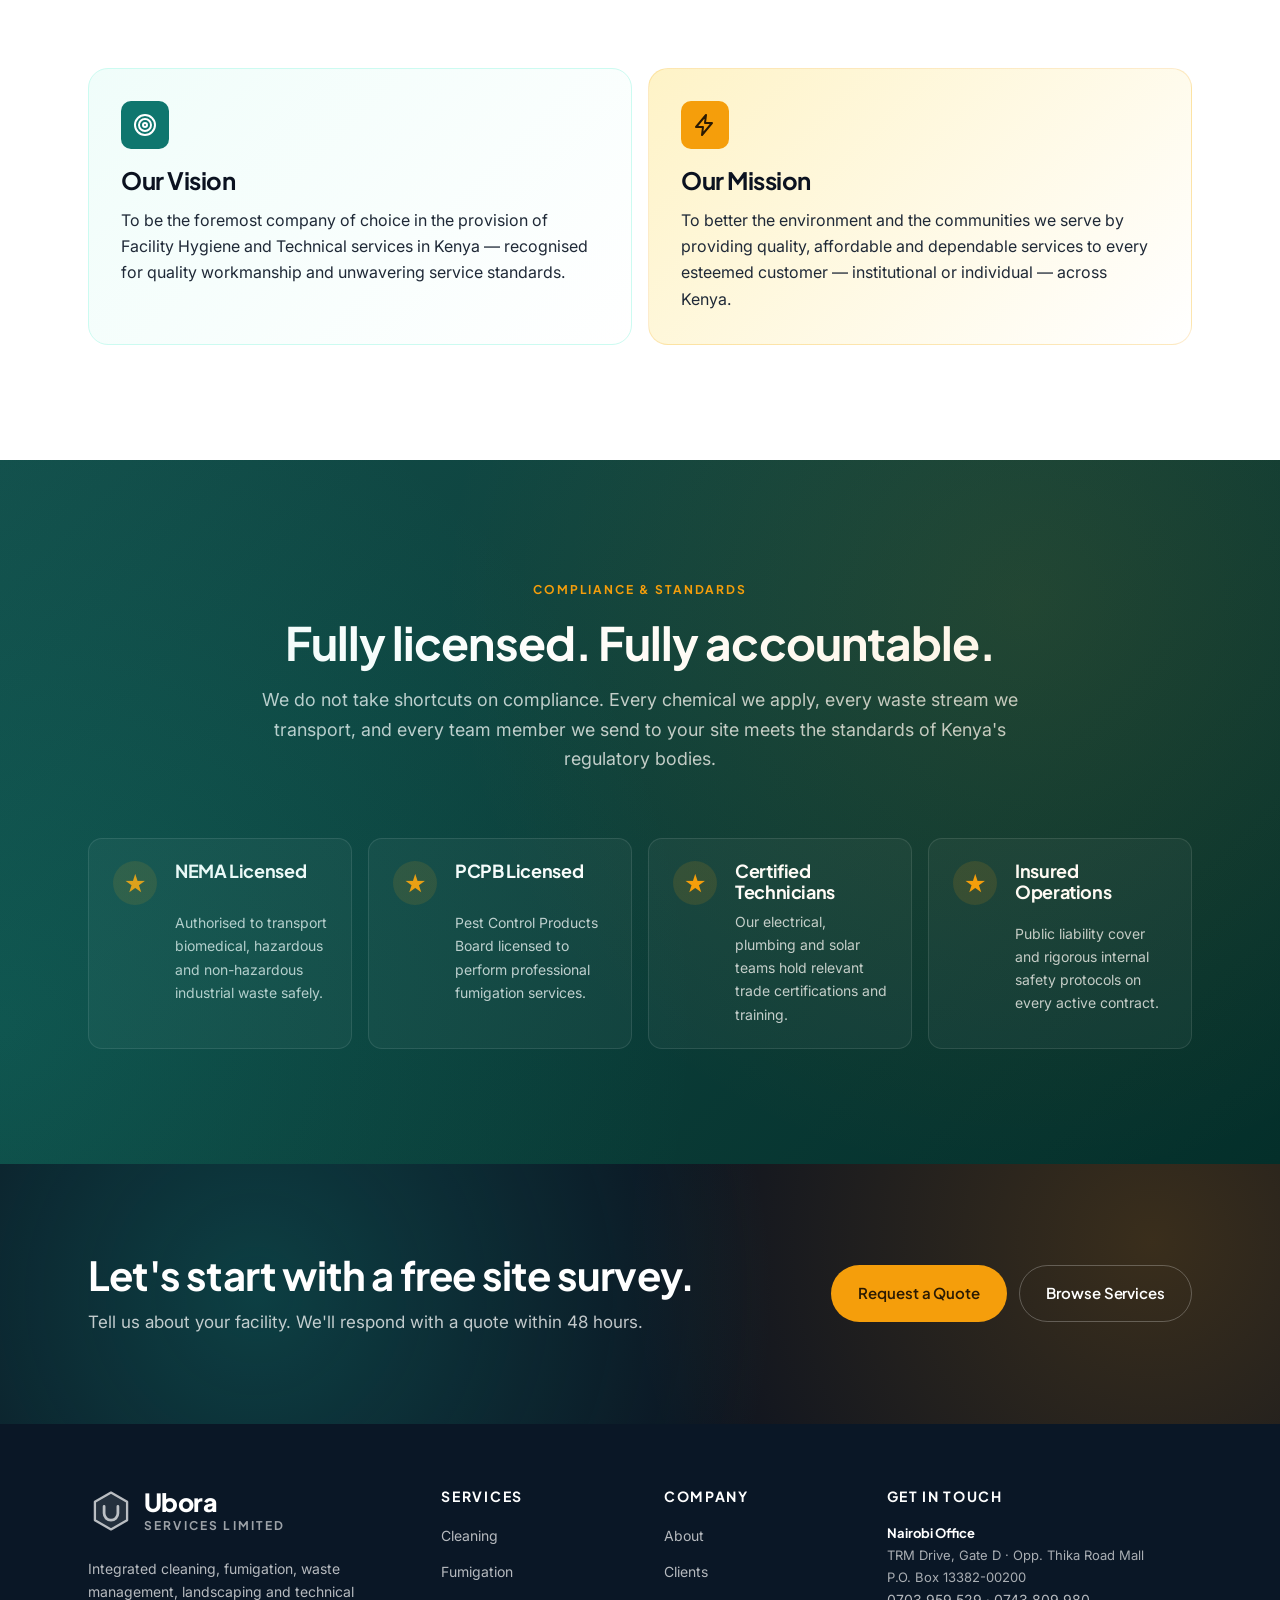
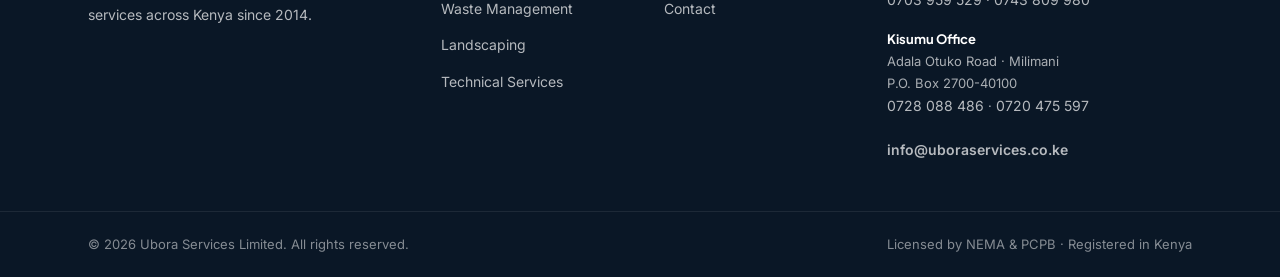
<file: about.html>
<!DOCTYPE html>
<html lang="en">
<head>
    <meta charset="UTF-8">
    <meta name="viewport" content="width=device-width, initial-scale=1.0">
    <title>About Us — Ubora Services Limited</title>
    <meta name="description" content="Since 2014, Ubora Services Limited has delivered integrated cleaning, fumigation, waste management and technical services across Kenya. Discover our vision, values and team.">
    <meta name="theme-color" content="#0F766E">
    <link rel="preconnect" href="https://fonts.googleapis.com">
    <link rel="preconnect" href="https://fonts.gstatic.com" crossorigin>
    <link href="https://fonts.googleapis.com/css2?family=Inter:wght@400;500;600;700&family=Plus+Jakarta+Sans:wght@500;600;700;800&display=swap" rel="stylesheet">

    <link rel="canonical" href="https://uboraservices.co.ke/about.html">

    <!-- Open Graph -->
    <meta property="og:type" content="website">
    <meta property="og:site_name" content="Ubora Services Limited">
    <meta property="og:locale" content="en_KE">
    <meta property="og:title" content="About Us — Ubora Services Limited">
    <meta property="og:description" content="Since 2014, Ubora Services Limited has delivered integrated cleaning, fumigation, waste management and technical services across Kenya. Discover our vision, values and team.">
    <meta property="og:url" content="https://uboraservices.co.ke/about.html">
    <meta property="og:image" content="https://uboraservices.co.ke/images/photos/team.webp">
    <meta property="og:image:alt" content="The Ubora Services team">

    <!-- Twitter -->
    <meta name="twitter:card" content="summary_large_image">
    <meta name="twitter:title" content="About Us — Ubora Services Limited">
    <meta name="twitter:description" content="Since 2014, Ubora Services Limited has delivered integrated cleaning, fumigation, waste management and technical services across Kenya. Discover our vision, values and team.">
    <meta name="twitter:image" content="https://uboraservices.co.ke/images/photos/team.webp">

    <link rel="apple-touch-icon" href="images/favicon.svg">

    <link rel="stylesheet" href="css/styles.css">
    <link rel="icon" type="image/svg+xml" href="images/favicon.svg">
</head>
<body>
    <a href="#main" class="skip-link">Skip to content</a>

    <header class="site-header" id="siteHeader">
        <div class="container header-inner">
            <a href="index.html" class="brand" aria-label="Ubora Services Limited home">
                <span class="brand-mark" aria-hidden="true">
                    <svg viewBox="0 0 40 40" fill="none" xmlns="http://www.w3.org/2000/svg">
                        <path d="M20 4 L34 12 L34 28 L20 36 L6 28 L6 12 Z" fill="currentColor" opacity="0.15"/>
                        <path d="M20 4 L34 12 L34 28 L20 36 L6 28 L6 12 Z" stroke="currentColor" stroke-width="2" stroke-linejoin="round"/>
                        <path d="M14 16 V22 C14 25.3 16.7 28 20 28 C23.3 28 26 25.3 26 22 V16" stroke="currentColor" stroke-width="2.4" stroke-linecap="round" fill="none"/>
                    </svg>
                </span>
                <span class="brand-text">
                    <strong>Ubora</strong>
                    <em>Services Limited</em>
                </span>
            </a>
            <nav class="site-nav" id="siteNav" aria-label="Primary">
                <a href="index.html">Home</a>
                <a href="about.html" class="active">About</a>
                <a href="services.html">Services</a>
                <a href="clients.html">Clients</a>
                <a href="contact.html">Contact</a>
            </nav>
            <div class="header-actions">
                <a href="tel:+254728088486" class="header-phone">
                    <svg width="18" height="18" viewBox="0 0 24 24" fill="none" stroke="currentColor" stroke-width="2" stroke-linecap="round" stroke-linejoin="round"><path d="M22 16.92v3a2 2 0 0 1-2.18 2 19.79 19.79 0 0 1-8.63-3.07 19.5 19.5 0 0 1-6-6 19.79 19.79 0 0 1-3.07-8.67A2 2 0 0 1 4.11 2h3a2 2 0 0 1 2 1.72c.13.96.36 1.9.7 2.81a2 2 0 0 1-.45 2.11L8.09 9.91a16 16 0 0 0 6 6l1.27-1.27a2 2 0 0 1 2.11-.45c.91.34 1.85.57 2.81.7A2 2 0 0 1 22 16.92z"/></svg>
                    <span>0728 088 486</span>
                </a>
                <a href="contact.html" class="btn btn-primary">Get a Quote</a>
                <button class="menu-toggle" id="menuToggle" aria-controls="siteNav" aria-expanded="false" aria-label="Open menu">
                    <span></span><span></span><span></span>
                </button>
            </div>
        </div>
    </header>

    <main id="main">
        <section class="page-hero">
            <div class="container">
                <div class="page-hero-inner">
                    <nav class="breadcrumbs" aria-label="Breadcrumb">
                        <a href="index.html">Home</a>
                        <span class="sep">/</span>
                        <span class="current">About</span>
                    </nav>
                    <span class="eyebrow"><span class="dot"></span> Our Story</span>
                    <h1>A decade of <span class="text-primary">Ubora</span> — Swahili for <span class="text-accent">Excellence</span>.</h1>
                    <p>Ubora Services Limited is a duly registered Kenyan company that has been delivering integrated Facility Hygiene and Technical services since 2014. We exist to make workplaces, hospitals and homes safer, cleaner and more productive.</p>
                </div>
            </div>
        </section>

        <section class="section" style="padding-top: 24px;">
            <div class="container">
                <div class="about-grid reveal">
                    <div class="about-image about-image--photo">
                        <img src="images/photos/team.webp" alt="The Ubora Services team in uniform" loading="eager">
                        <div class="about-badge">
                            <strong>10+</strong>
                            <span>Years of<br>Excellence</span>
                        </div>
                    </div>
                    <div class="about-copy">
                        <span class="eyebrow"><span class="dot"></span> Who we are</span>
                        <h2 style="font-size: clamp(28px, 3.4vw, 40px);">Built on integrity. Driven by detail. Trusted by Kenya's best.</h2>
                        <p>We were founded with a simple promise: deliver work so consistently good that customers never need to look elsewhere. From our roots in Nairobi and Kisumu, we have grown into a multi-disciplinary team serving hospitals, universities, energy companies, manufacturers and homes nationwide.</p>
                        <p>Whether the brief is daily cleaning across a busy hospital, a one-off fumigation, or wiring a new commercial block — every contract is treated with the same standard of care, accountability and professional rigour.</p>

                        <div class="values-grid">
                            <div class="value-card">
                                <div class="value-icon">
                                    <svg width="20" height="20" viewBox="0 0 24 24" fill="none" stroke="currentColor" stroke-width="2" stroke-linecap="round" stroke-linejoin="round"><path d="M20 21v-2a4 4 0 0 0-4-4H8a4 4 0 0 0-4 4v2"/><circle cx="12" cy="7" r="4"/></svg>
                                </div>
                                <h4>Customer Focus</h4>
                                <p>Your standards shape our delivery — from KPIs to small finishes.</p>
                            </div>
                            <div class="value-card">
                                <div class="value-icon">
                                    <svg width="20" height="20" viewBox="0 0 24 24" fill="none" stroke="currentColor" stroke-width="2" stroke-linecap="round" stroke-linejoin="round"><path d="M12 22s8-4 8-10V5l-8-3-8 3v7c0 6 8 10 8 10z"/></svg>
                                </div>
                                <h4>Integrity</h4>
                                <p>Honest pricing, honest reporting, honest people on the ground.</p>
                            </div>
                            <div class="value-card">
                                <div class="value-icon">
                                    <svg width="20" height="20" viewBox="0 0 24 24" fill="none" stroke="currentColor" stroke-width="2" stroke-linecap="round" stroke-linejoin="round"><polyline points="20 6 9 17 4 12"/></svg>
                                </div>
                                <h4>Humility</h4>
                                <p>We listen first. We learn from every site, every brief, every team.</p>
                            </div>
                            <div class="value-card">
                                <div class="value-icon">
                                    <svg width="20" height="20" viewBox="0 0 24 24" fill="none" stroke="currentColor" stroke-width="2" stroke-linecap="round" stroke-linejoin="round"><polygon points="12 2 15.09 8.26 22 9.27 17 14.14 18.18 21.02 12 17.77 5.82 21.02 7 14.14 2 9.27 8.91 8.26 12 2"/></svg>
                                </div>
                                <h4>Quality Service</h4>
                                <p>Ubora means excellence. We hold every job to that promise.</p>
                            </div>
                        </div>
                    </div>
                </div>
            </div>
        </section>

        <section class="section" style="padding-top: 0;">
            <div class="container">
                <div class="mv-grid reveal">
                    <article class="mv-card">
                        <div class="mv-icon">
                            <svg width="24" height="24" viewBox="0 0 24 24" fill="none" stroke="currentColor" stroke-width="2" stroke-linecap="round" stroke-linejoin="round"><circle cx="12" cy="12" r="10"/><circle cx="12" cy="12" r="6"/><circle cx="12" cy="12" r="2"/></svg>
                        </div>
                        <h3>Our Vision</h3>
                        <p>To be the foremost company of choice in the provision of Facility Hygiene and Technical services in Kenya — recognised for quality workmanship and unwavering service standards.</p>
                    </article>
                    <article class="mv-card mv-mission">
                        <div class="mv-icon">
                            <svg width="24" height="24" viewBox="0 0 24 24" fill="none" stroke="currentColor" stroke-width="2" stroke-linecap="round" stroke-linejoin="round"><path d="M13 2L3 14h7l-1 8 10-12h-7l1-8z"/></svg>
                        </div>
                        <h3>Our Mission</h3>
                        <p>To better the environment and the communities we serve by providing quality, affordable and dependable services to every esteemed customer — institutional or individual — across Kenya.</p>
                    </article>
                </div>
            </div>
        </section>

        <section class="section section-dark">
            <div class="container">
                <header class="section-head">
                    <span class="eyebrow eyebrow-light">Compliance &amp; Standards</span>
                    <h2 style="color:#fff;">Fully licensed. Fully accountable.</h2>
                    <p>We do not take shortcuts on compliance. Every chemical we apply, every waste stream we transport, and every team member we send to your site meets the standards of Kenya's regulatory bodies.</p>
                </header>

                <div class="why-list" style="grid-template-columns: repeat(auto-fit, minmax(240px, 1fr)); display: grid; gap: 16px;">
                    <article class="why-item">
                        <div class="why-num">★</div>
                        <h4>NEMA Licensed</h4>
                        <p>Authorised to transport biomedical, hazardous and non-hazardous industrial waste safely.</p>
                    </article>
                    <article class="why-item">
                        <div class="why-num">★</div>
                        <h4>PCPB Licensed</h4>
                        <p>Pest Control Products Board licensed to perform professional fumigation services.</p>
                    </article>
                    <article class="why-item">
                        <div class="why-num">★</div>
                        <h4>Certified Technicians</h4>
                        <p>Our electrical, plumbing and solar teams hold relevant trade certifications and training.</p>
                    </article>
                    <article class="why-item">
                        <div class="why-num">★</div>
                        <h4>Insured Operations</h4>
                        <p>Public liability cover and rigorous internal safety protocols on every active contract.</p>
                    </article>
                </div>
            </div>
        </section>

        <section class="cta-band">
            <div class="container cta-inner">
                <div>
                    <h2>Let's start with a free site survey.</h2>
                    <p>Tell us about your facility. We'll respond with a quote within 48 hours.</p>
                </div>
                <div class="cta-actions">
                    <a href="contact.html" class="btn btn-accent btn-lg">Request a Quote</a>
                    <a href="services.html" class="btn btn-ghost-light btn-lg">Browse Services</a>
                </div>
            </div>
        </section>
    </main>

    <footer class="site-footer">
        <div class="container footer-inner">
            <div class="footer-col footer-brand">
                <a href="index.html" class="brand brand--light">
                    <span class="brand-mark" aria-hidden="true">
                        <svg viewBox="0 0 40 40" fill="none" xmlns="http://www.w3.org/2000/svg">
                            <path d="M20 4 L34 12 L34 28 L20 36 L6 28 L6 12 Z" fill="currentColor" opacity="0.15"/>
                            <path d="M20 4 L34 12 L34 28 L20 36 L6 28 L6 12 Z" stroke="currentColor" stroke-width="2" stroke-linejoin="round"/>
                            <path d="M14 16 V22 C14 25.3 16.7 28 20 28 C23.3 28 26 25.3 26 22 V16" stroke="currentColor" stroke-width="2.4" stroke-linecap="round" fill="none"/>
                        </svg>
                    </span>
                    <span class="brand-text">
                        <strong>Ubora</strong>
                        <em>Services Limited</em>
                    </span>
                </a>
                <p>Integrated cleaning, fumigation, waste management, landscaping and technical services across Kenya since 2014.</p>
            </div>
            <div class="footer-col">
                <h5>Services</h5>
                <ul>
                    <li><a href="services.html#cleaning">Cleaning</a></li>
                    <li><a href="services.html#fumigation">Fumigation</a></li>
                    <li><a href="services.html#waste">Waste Management</a></li>
                    <li><a href="services.html#landscaping">Landscaping</a></li>
                    <li><a href="services.html#technical">Technical Services</a></li>
                </ul>
            </div>
            <div class="footer-col">
                <h5>Company</h5>
                <ul>
                    <li><a href="about.html">About</a></li>
                    <li><a href="clients.html">Clients</a></li>
                    <li><a href="contact.html">Contact</a></li>
                </ul>
            </div>
            <div class="footer-col">
                <h5>Get in touch</h5>
                <address>
                    <strong>Nairobi Office</strong><br>
                    TRM Drive, Gate D · Opp. Thika Road Mall<br>
                    P.O. Box 13382-00200<br>
                    <a href="tel:+254703959529">0703 959 529</a> · <a href="tel:+254743809980">0743 809 980</a>
                </address>
                <address>
                    <strong>Kisumu Office</strong><br>
                    Adala Otuko Road · Milimani<br>
                    P.O. Box 2700-40100<br>
                    <a href="tel:+254728088486">0728 088 486</a> · <a href="tel:+254720475597">0720 475 597</a>
                </address>
                <a href="mailto:info@uboraservices.co.ke" class="footer-mail">info@uboraservices.co.ke</a>
            </div>
        </div>
        <div class="footer-bottom">
            <div class="container">
                <p>&copy; <span id="year"></span> Ubora Services Limited. All rights reserved.</p>
                <p>Licensed by NEMA &amp; PCPB · Registered in Kenya</p>
            </div>
        </div>
    </footer>

    <script src="js/main.js"></script>
</body>
</html>
</file>
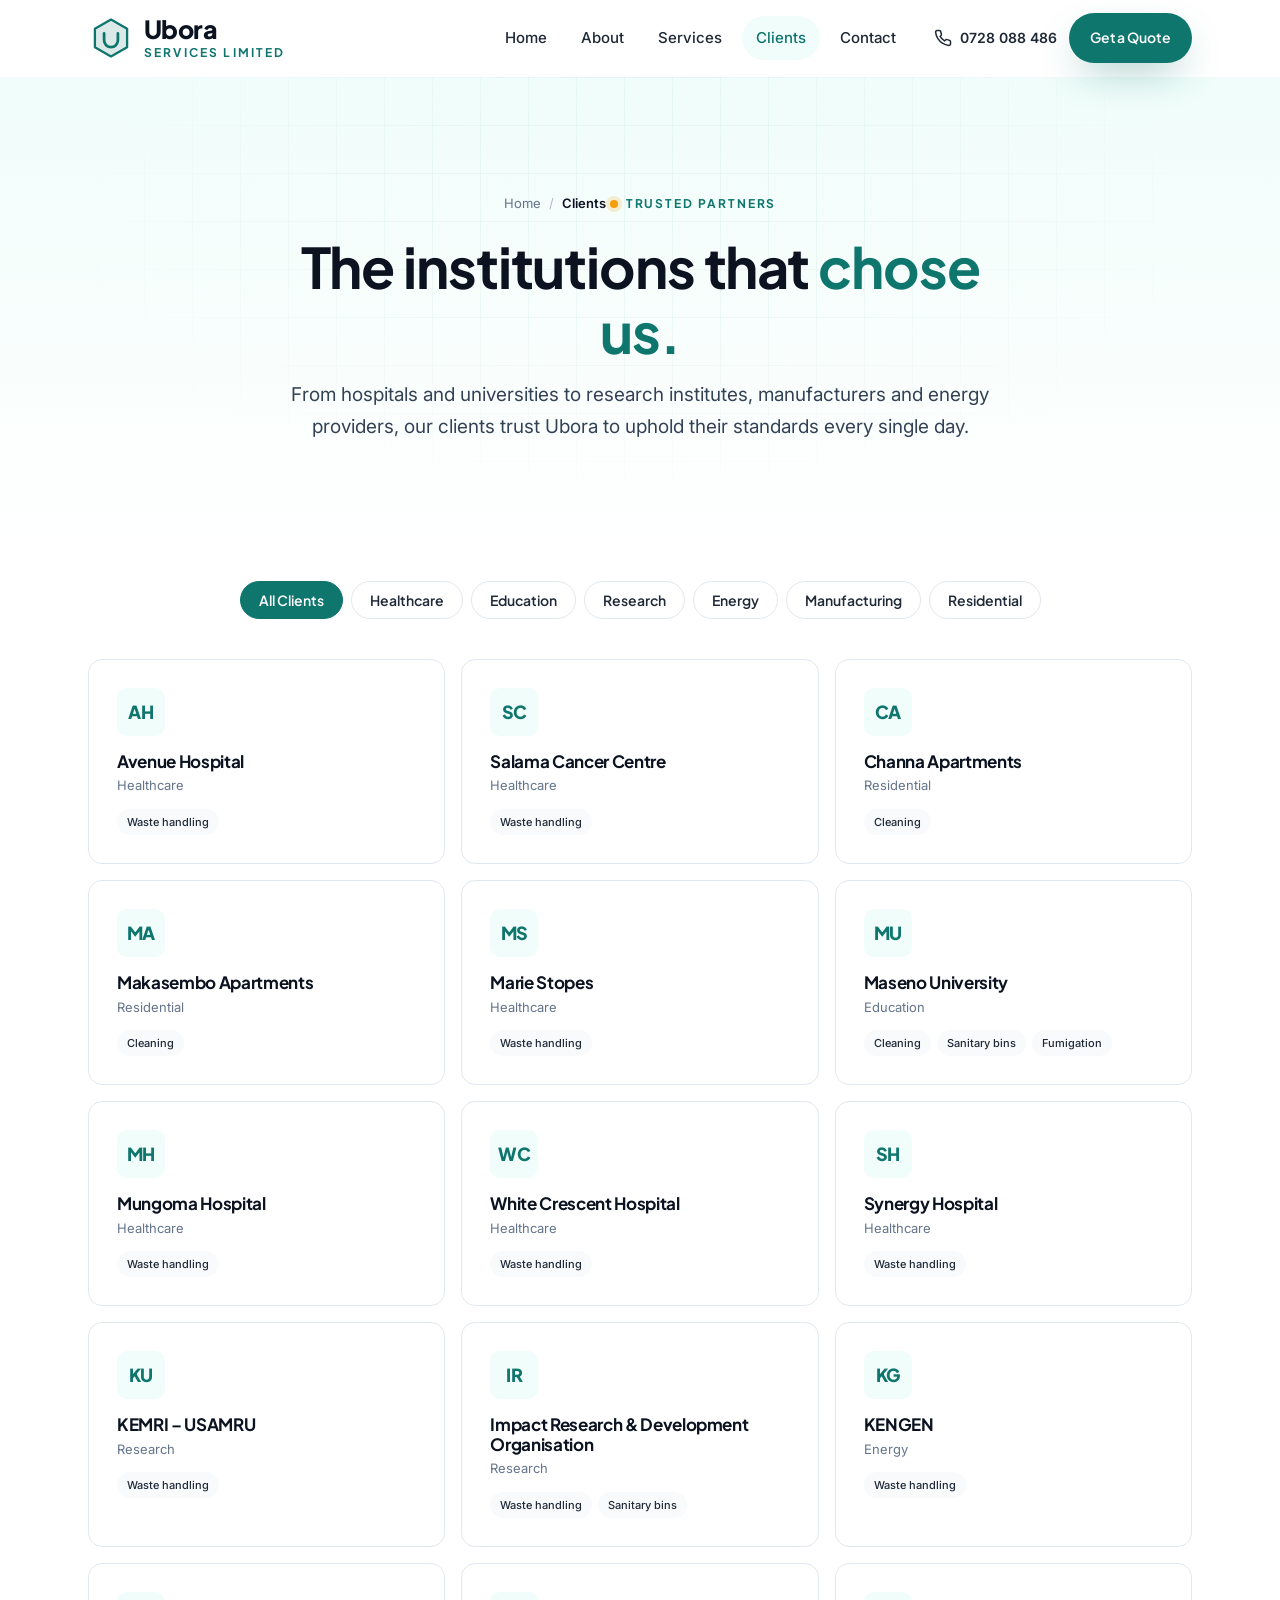
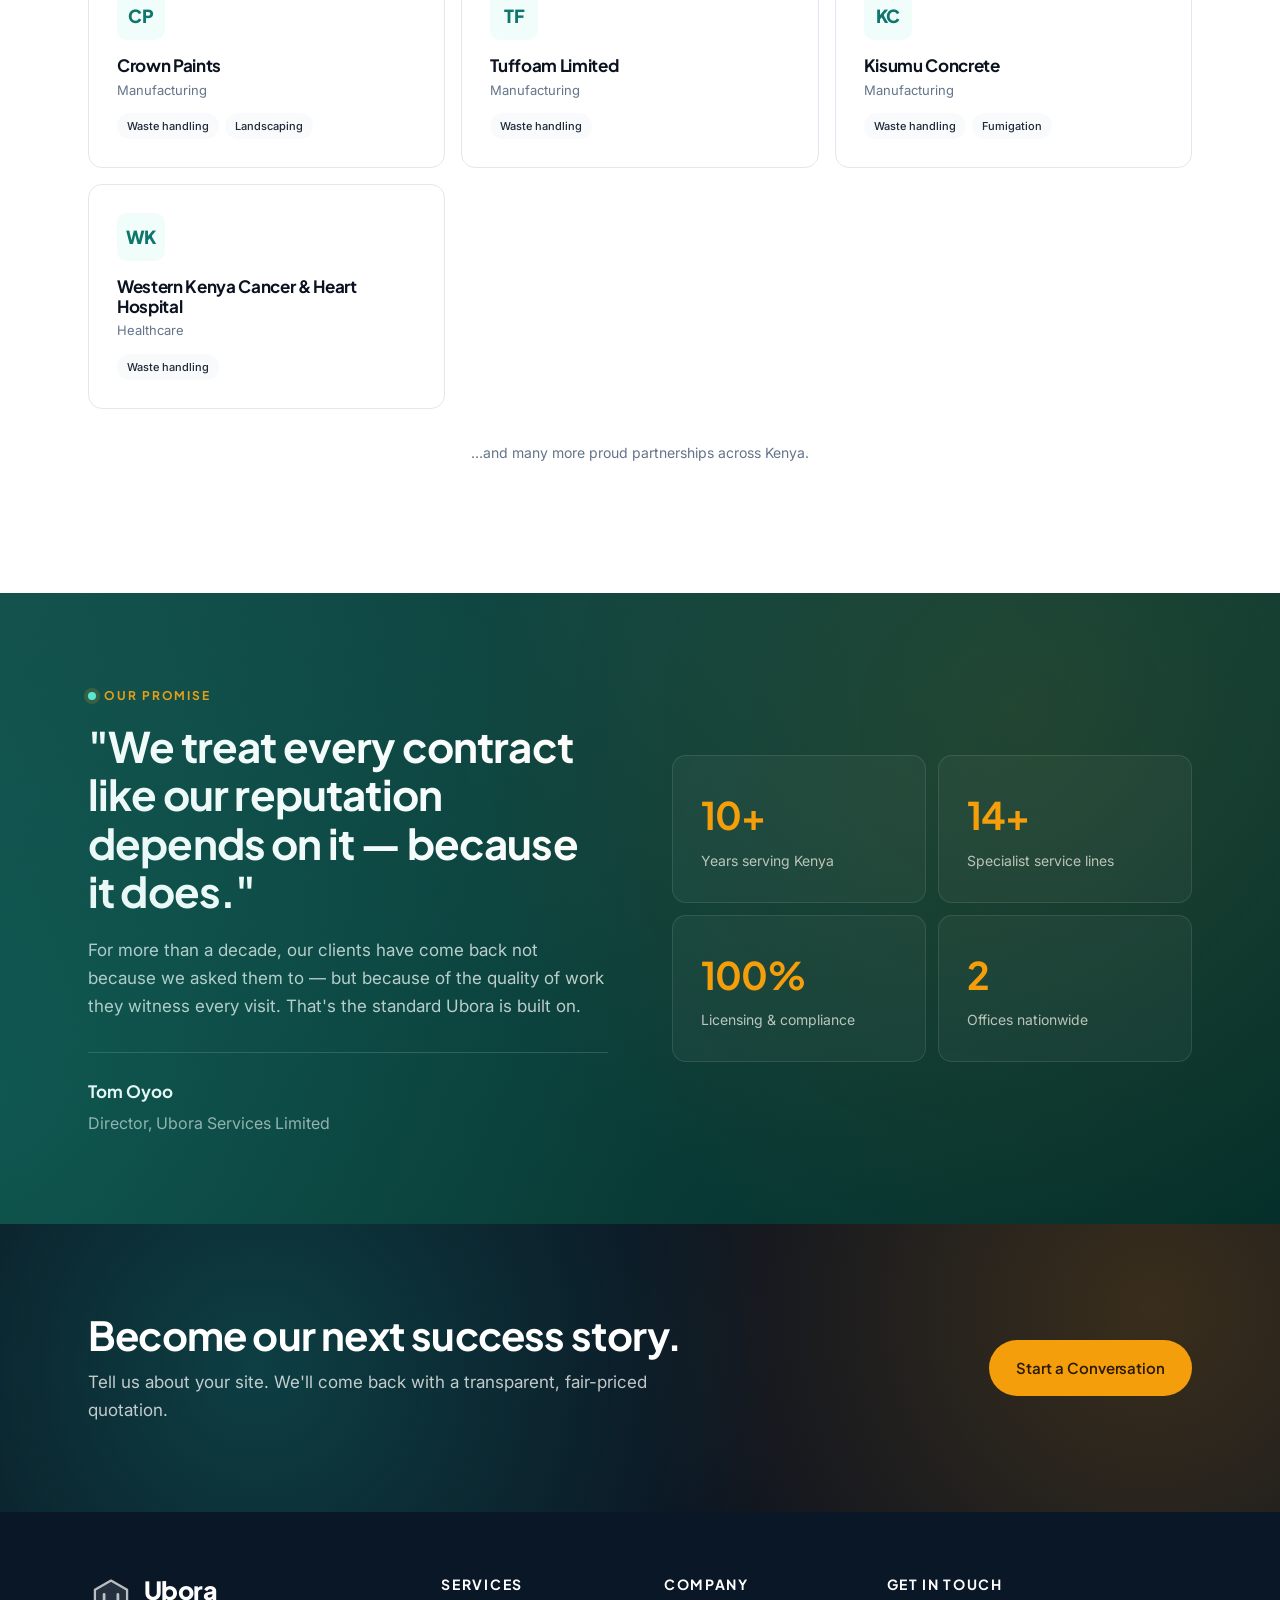
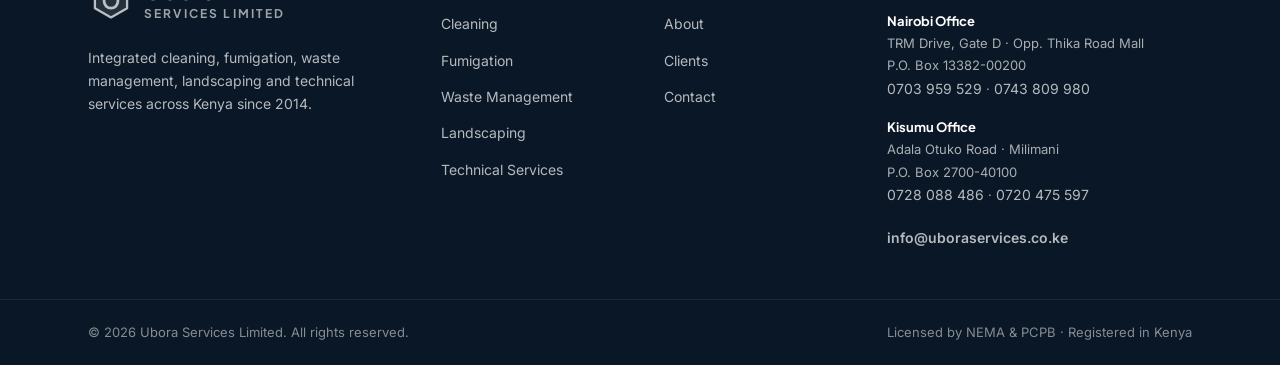
<file: clients.html>
<!DOCTYPE html>
<html lang="en">
<head>
    <meta charset="UTF-8">
    <meta name="viewport" content="width=device-width, initial-scale=1.0">
    <title>Clients — Ubora Services Limited</title>
    <meta name="description" content="Discover the hospitals, universities, energy companies and manufacturers that have chosen Ubora Services Limited as their trusted facility services partner.">
    <meta name="theme-color" content="#0F766E">
    <link rel="preconnect" href="https://fonts.googleapis.com">
    <link rel="preconnect" href="https://fonts.gstatic.com" crossorigin>
    <link href="https://fonts.googleapis.com/css2?family=Inter:wght@400;500;600;700&family=Plus+Jakarta+Sans:wght@500;600;700;800&display=swap" rel="stylesheet">

    <link rel="canonical" href="https://uboraservices.co.ke/clients.html">

    <!-- Open Graph -->
    <meta property="og:type" content="website">
    <meta property="og:site_name" content="Ubora Services Limited">
    <meta property="og:locale" content="en_KE">
    <meta property="og:title" content="Clients — Ubora Services Limited">
    <meta property="og:description" content="Discover the hospitals, universities, energy companies and manufacturers that have chosen Ubora Services Limited as their trusted facility services partner.">
    <meta property="og:url" content="https://uboraservices.co.ke/clients.html">
    <meta property="og:image" content="https://uboraservices.co.ke/images/photos/team.webp">
    <meta property="og:image:alt" content="The Ubora Services team">

    <!-- Twitter -->
    <meta name="twitter:card" content="summary_large_image">
    <meta name="twitter:title" content="Clients — Ubora Services Limited">
    <meta name="twitter:description" content="Discover the hospitals, universities, energy companies and manufacturers that have chosen Ubora Services Limited as their trusted facility services partner.">
    <meta name="twitter:image" content="https://uboraservices.co.ke/images/photos/team.webp">

    <link rel="apple-touch-icon" href="images/favicon.svg">

    <link rel="stylesheet" href="css/styles.css">
    <link rel="icon" type="image/svg+xml" href="images/favicon.svg">
</head>
<body>
    <a href="#main" class="skip-link">Skip to content</a>

    <header class="site-header" id="siteHeader">
        <div class="container header-inner">
            <a href="index.html" class="brand">
                <span class="brand-mark" aria-hidden="true">
                    <svg viewBox="0 0 40 40" fill="none" xmlns="http://www.w3.org/2000/svg">
                        <path d="M20 4 L34 12 L34 28 L20 36 L6 28 L6 12 Z" fill="currentColor" opacity="0.15"/>
                        <path d="M20 4 L34 12 L34 28 L20 36 L6 28 L6 12 Z" stroke="currentColor" stroke-width="2" stroke-linejoin="round"/>
                        <path d="M14 16 V22 C14 25.3 16.7 28 20 28 C23.3 28 26 25.3 26 22 V16" stroke="currentColor" stroke-width="2.4" stroke-linecap="round" fill="none"/>
                    </svg>
                </span>
                <span class="brand-text">
                    <strong>Ubora</strong>
                    <em>Services Limited</em>
                </span>
            </a>
            <nav class="site-nav" id="siteNav" aria-label="Primary">
                <a href="index.html">Home</a>
                <a href="about.html">About</a>
                <a href="services.html">Services</a>
                <a href="clients.html" class="active">Clients</a>
                <a href="contact.html">Contact</a>
            </nav>
            <div class="header-actions">
                <a href="tel:+254728088486" class="header-phone">
                    <svg width="18" height="18" viewBox="0 0 24 24" fill="none" stroke="currentColor" stroke-width="2" stroke-linecap="round" stroke-linejoin="round"><path d="M22 16.92v3a2 2 0 0 1-2.18 2 19.79 19.79 0 0 1-8.63-3.07 19.5 19.5 0 0 1-6-6 19.79 19.79 0 0 1-3.07-8.67A2 2 0 0 1 4.11 2h3a2 2 0 0 1 2 1.72c.13.96.36 1.9.7 2.81a2 2 0 0 1-.45 2.11L8.09 9.91a16 16 0 0 0 6 6l1.27-1.27a2 2 0 0 1 2.11-.45c.91.34 1.85.57 2.81.7A2 2 0 0 1 22 16.92z"/></svg>
                    <span>0728 088 486</span>
                </a>
                <a href="contact.html" class="btn btn-primary">Get a Quote</a>
                <button class="menu-toggle" id="menuToggle" aria-controls="siteNav" aria-expanded="false" aria-label="Open menu">
                    <span></span><span></span><span></span>
                </button>
            </div>
        </div>
    </header>

    <main id="main">
        <section class="page-hero">
            <div class="container">
                <div class="page-hero-inner">
                    <nav class="breadcrumbs">
                        <a href="index.html">Home</a>
                        <span class="sep">/</span>
                        <span class="current">Clients</span>
                    </nav>
                    <span class="eyebrow"><span class="dot"></span> Trusted Partners</span>
                    <h1>The institutions that <span class="text-primary">chose us.</span></h1>
                    <p>From hospitals and universities to research institutes, manufacturers and energy providers, our clients trust Ubora to uphold their standards every single day.</p>
                </div>
            </div>
        </section>

        <section class="section" style="padding-top: 24px;">
            <div class="container">
                <div class="industry-filter" role="tablist" aria-label="Filter by industry">
                    <button data-filter="all" class="is-active">All Clients</button>
                    <button data-filter="healthcare">Healthcare</button>
                    <button data-filter="education">Education</button>
                    <button data-filter="research">Research</button>
                    <button data-filter="energy">Energy</button>
                    <button data-filter="manufacturing">Manufacturing</button>
                    <button data-filter="residential">Residential</button>
                </div>

                <div class="client-deck">
                    <article class="client-card" data-industry="healthcare">
                        <div class="client-mono">AH</div>
                        <h4>Avenue Hospital</h4>
                        <p class="client-meta">Healthcare</p>
                        <div class="client-services"><span>Waste handling</span></div>
                    </article>
                    <article class="client-card" data-industry="healthcare">
                        <div class="client-mono">SC</div>
                        <h4>Salama Cancer Centre</h4>
                        <p class="client-meta">Healthcare</p>
                        <div class="client-services"><span>Waste handling</span></div>
                    </article>
                    <article class="client-card" data-industry="residential">
                        <div class="client-mono">CA</div>
                        <h4>Channa Apartments</h4>
                        <p class="client-meta">Residential</p>
                        <div class="client-services"><span>Cleaning</span></div>
                    </article>
                    <article class="client-card" data-industry="residential">
                        <div class="client-mono">MA</div>
                        <h4>Makasembo Apartments</h4>
                        <p class="client-meta">Residential</p>
                        <div class="client-services"><span>Cleaning</span></div>
                    </article>
                    <article class="client-card" data-industry="healthcare">
                        <div class="client-mono">MS</div>
                        <h4>Marie Stopes</h4>
                        <p class="client-meta">Healthcare</p>
                        <div class="client-services"><span>Waste handling</span></div>
                    </article>
                    <article class="client-card" data-industry="education">
                        <div class="client-mono">MU</div>
                        <h4>Maseno University</h4>
                        <p class="client-meta">Education</p>
                        <div class="client-services"><span>Cleaning</span><span>Sanitary bins</span><span>Fumigation</span></div>
                    </article>
                    <article class="client-card" data-industry="healthcare">
                        <div class="client-mono">MH</div>
                        <h4>Mungoma Hospital</h4>
                        <p class="client-meta">Healthcare</p>
                        <div class="client-services"><span>Waste handling</span></div>
                    </article>
                    <article class="client-card" data-industry="healthcare">
                        <div class="client-mono">WC</div>
                        <h4>White Crescent Hospital</h4>
                        <p class="client-meta">Healthcare</p>
                        <div class="client-services"><span>Waste handling</span></div>
                    </article>
                    <article class="client-card" data-industry="healthcare">
                        <div class="client-mono">SH</div>
                        <h4>Synergy Hospital</h4>
                        <p class="client-meta">Healthcare</p>
                        <div class="client-services"><span>Waste handling</span></div>
                    </article>
                    <article class="client-card" data-industry="research">
                        <div class="client-mono">KU</div>
                        <h4>KEMRI – USAMRU</h4>
                        <p class="client-meta">Research</p>
                        <div class="client-services"><span>Waste handling</span></div>
                    </article>
                    <article class="client-card" data-industry="research">
                        <div class="client-mono">IR</div>
                        <h4>Impact Research &amp; Development Organisation</h4>
                        <p class="client-meta">Research</p>
                        <div class="client-services"><span>Waste handling</span><span>Sanitary bins</span></div>
                    </article>
                    <article class="client-card" data-industry="energy">
                        <div class="client-mono">KG</div>
                        <h4>KENGEN</h4>
                        <p class="client-meta">Energy</p>
                        <div class="client-services"><span>Waste handling</span></div>
                    </article>
                    <article class="client-card" data-industry="manufacturing">
                        <div class="client-mono">CP</div>
                        <h4>Crown Paints</h4>
                        <p class="client-meta">Manufacturing</p>
                        <div class="client-services"><span>Waste handling</span><span>Landscaping</span></div>
                    </article>
                    <article class="client-card" data-industry="manufacturing">
                        <div class="client-mono">TF</div>
                        <h4>Tuffoam Limited</h4>
                        <p class="client-meta">Manufacturing</p>
                        <div class="client-services"><span>Waste handling</span></div>
                    </article>
                    <article class="client-card" data-industry="manufacturing">
                        <div class="client-mono">KC</div>
                        <h4>Kisumu Concrete</h4>
                        <p class="client-meta">Manufacturing</p>
                        <div class="client-services"><span>Waste handling</span><span>Fumigation</span></div>
                    </article>
                    <article class="client-card" data-industry="healthcare">
                        <div class="client-mono">WK</div>
                        <h4>Western Kenya Cancer &amp; Heart Hospital</h4>
                        <p class="client-meta">Healthcare</p>
                        <div class="client-services"><span>Waste handling</span></div>
                    </article>
                </div>

                <p style="text-align:center; margin-top:32px; color: var(--muted); font-size:14px;">…and many more proud partnerships across Kenya.</p>
            </div>
        </section>

        <section class="section section-dark" style="padding: clamp(56px, 7vw, 88px) 0;">
            <div class="container">
                <div style="display: grid; grid-template-columns: repeat(auto-fit, minmax(300px, 1fr)); gap: clamp(32px, 5vw, 64px); align-items: center;" class="testimonial-grid">
                    <div>
                        <span class="eyebrow eyebrow-light"><span class="dot" style="background:#5EEAD4;"></span> Our promise</span>
                        <h2 style="color:#fff; font-size: clamp(28px, 3.5vw, 42px);">"We treat every contract like our reputation depends on it — because it does."</h2>
                        <p style="color: rgba(255,255,255,0.75); font-size: 17px;">For more than a decade, our clients have come back not because we asked them to — but because of the quality of work they witness every visit. That's the standard Ubora is built on.</p>
                        <div style="margin-top: 32px; padding-top: 24px; border-top: 1px solid rgba(255,255,255,0.15);">
                            <strong style="color:#fff; font-family: var(--font-display); font-size: 17px;">Tom Oyoo</strong>
                            <p style="color: rgba(255,255,255,0.6); margin: 4px 0 0;">Director, Ubora Services Limited</p>
                        </div>
                    </div>
                    <div style="display:grid; grid-template-columns: 1fr 1fr; gap: 12px;">
                        <div style="background: rgba(255,255,255,0.04); border: 1px solid rgba(255,255,255,0.1); border-radius: var(--r-md); padding: 28px;">
                            <strong style="font-family: var(--font-display); font-size: 38px; color: var(--accent); display:block; letter-spacing:-0.03em;">10+</strong>
                            <span style="color: rgba(255,255,255,0.7); font-size:14px;">Years serving Kenya</span>
                        </div>
                        <div style="background: rgba(255,255,255,0.04); border: 1px solid rgba(255,255,255,0.1); border-radius: var(--r-md); padding: 28px;">
                            <strong style="font-family: var(--font-display); font-size: 38px; color: var(--accent); display:block; letter-spacing:-0.03em;">14+</strong>
                            <span style="color: rgba(255,255,255,0.7); font-size:14px;">Specialist service lines</span>
                        </div>
                        <div style="background: rgba(255,255,255,0.04); border: 1px solid rgba(255,255,255,0.1); border-radius: var(--r-md); padding: 28px;">
                            <strong style="font-family: var(--font-display); font-size: 38px; color: var(--accent); display:block; letter-spacing:-0.03em;">100%</strong>
                            <span style="color: rgba(255,255,255,0.7); font-size:14px;">Licensing &amp; compliance</span>
                        </div>
                        <div style="background: rgba(255,255,255,0.04); border: 1px solid rgba(255,255,255,0.1); border-radius: var(--r-md); padding: 28px;">
                            <strong style="font-family: var(--font-display); font-size: 38px; color: var(--accent); display:block; letter-spacing:-0.03em;">2</strong>
                            <span style="color: rgba(255,255,255,0.7); font-size:14px;">Offices nationwide</span>
                        </div>
                    </div>
                </div>
            </div>
        </section>

        <section class="cta-band">
            <div class="container cta-inner">
                <div>
                    <h2>Become our next success story.</h2>
                    <p>Tell us about your site. We'll come back with a transparent, fair-priced quotation.</p>
                </div>
                <div class="cta-actions">
                    <a href="contact.html" class="btn btn-accent btn-lg">Start a Conversation</a>
                </div>
            </div>
        </section>
    </main>

    <footer class="site-footer">
        <div class="container footer-inner">
            <div class="footer-col footer-brand">
                <a href="index.html" class="brand brand--light">
                    <span class="brand-mark" aria-hidden="true">
                        <svg viewBox="0 0 40 40" fill="none" xmlns="http://www.w3.org/2000/svg">
                            <path d="M20 4 L34 12 L34 28 L20 36 L6 28 L6 12 Z" fill="currentColor" opacity="0.15"/>
                            <path d="M20 4 L34 12 L34 28 L20 36 L6 28 L6 12 Z" stroke="currentColor" stroke-width="2" stroke-linejoin="round"/>
                            <path d="M14 16 V22 C14 25.3 16.7 28 20 28 C23.3 28 26 25.3 26 22 V16" stroke="currentColor" stroke-width="2.4" stroke-linecap="round" fill="none"/>
                        </svg>
                    </span>
                    <span class="brand-text">
                        <strong>Ubora</strong>
                        <em>Services Limited</em>
                    </span>
                </a>
                <p>Integrated cleaning, fumigation, waste management, landscaping and technical services across Kenya since 2014.</p>
            </div>
            <div class="footer-col">
                <h5>Services</h5>
                <ul>
                    <li><a href="services.html#cleaning">Cleaning</a></li>
                    <li><a href="services.html#fumigation">Fumigation</a></li>
                    <li><a href="services.html#waste">Waste Management</a></li>
                    <li><a href="services.html#landscaping">Landscaping</a></li>
                    <li><a href="services.html#technical">Technical Services</a></li>
                </ul>
            </div>
            <div class="footer-col">
                <h5>Company</h5>
                <ul>
                    <li><a href="about.html">About</a></li>
                    <li><a href="clients.html">Clients</a></li>
                    <li><a href="contact.html">Contact</a></li>
                </ul>
            </div>
            <div class="footer-col">
                <h5>Get in touch</h5>
                <address>
                    <strong>Nairobi Office</strong><br>
                    TRM Drive, Gate D · Opp. Thika Road Mall<br>
                    P.O. Box 13382-00200<br>
                    <a href="tel:+254703959529">0703 959 529</a> · <a href="tel:+254743809980">0743 809 980</a>
                </address>
                <address>
                    <strong>Kisumu Office</strong><br>
                    Adala Otuko Road · Milimani<br>
                    P.O. Box 2700-40100<br>
                    <a href="tel:+254728088486">0728 088 486</a> · <a href="tel:+254720475597">0720 475 597</a>
                </address>
                <a href="mailto:info@uboraservices.co.ke" class="footer-mail">info@uboraservices.co.ke</a>
            </div>
        </div>
        <div class="footer-bottom">
            <div class="container">
                <p>&copy; <span id="year"></span> Ubora Services Limited. All rights reserved.</p>
                <p>Licensed by NEMA &amp; PCPB · Registered in Kenya</p>
            </div>
        </div>
    </footer>

    <script src="js/main.js"></script>
</body>
</html>
</file>
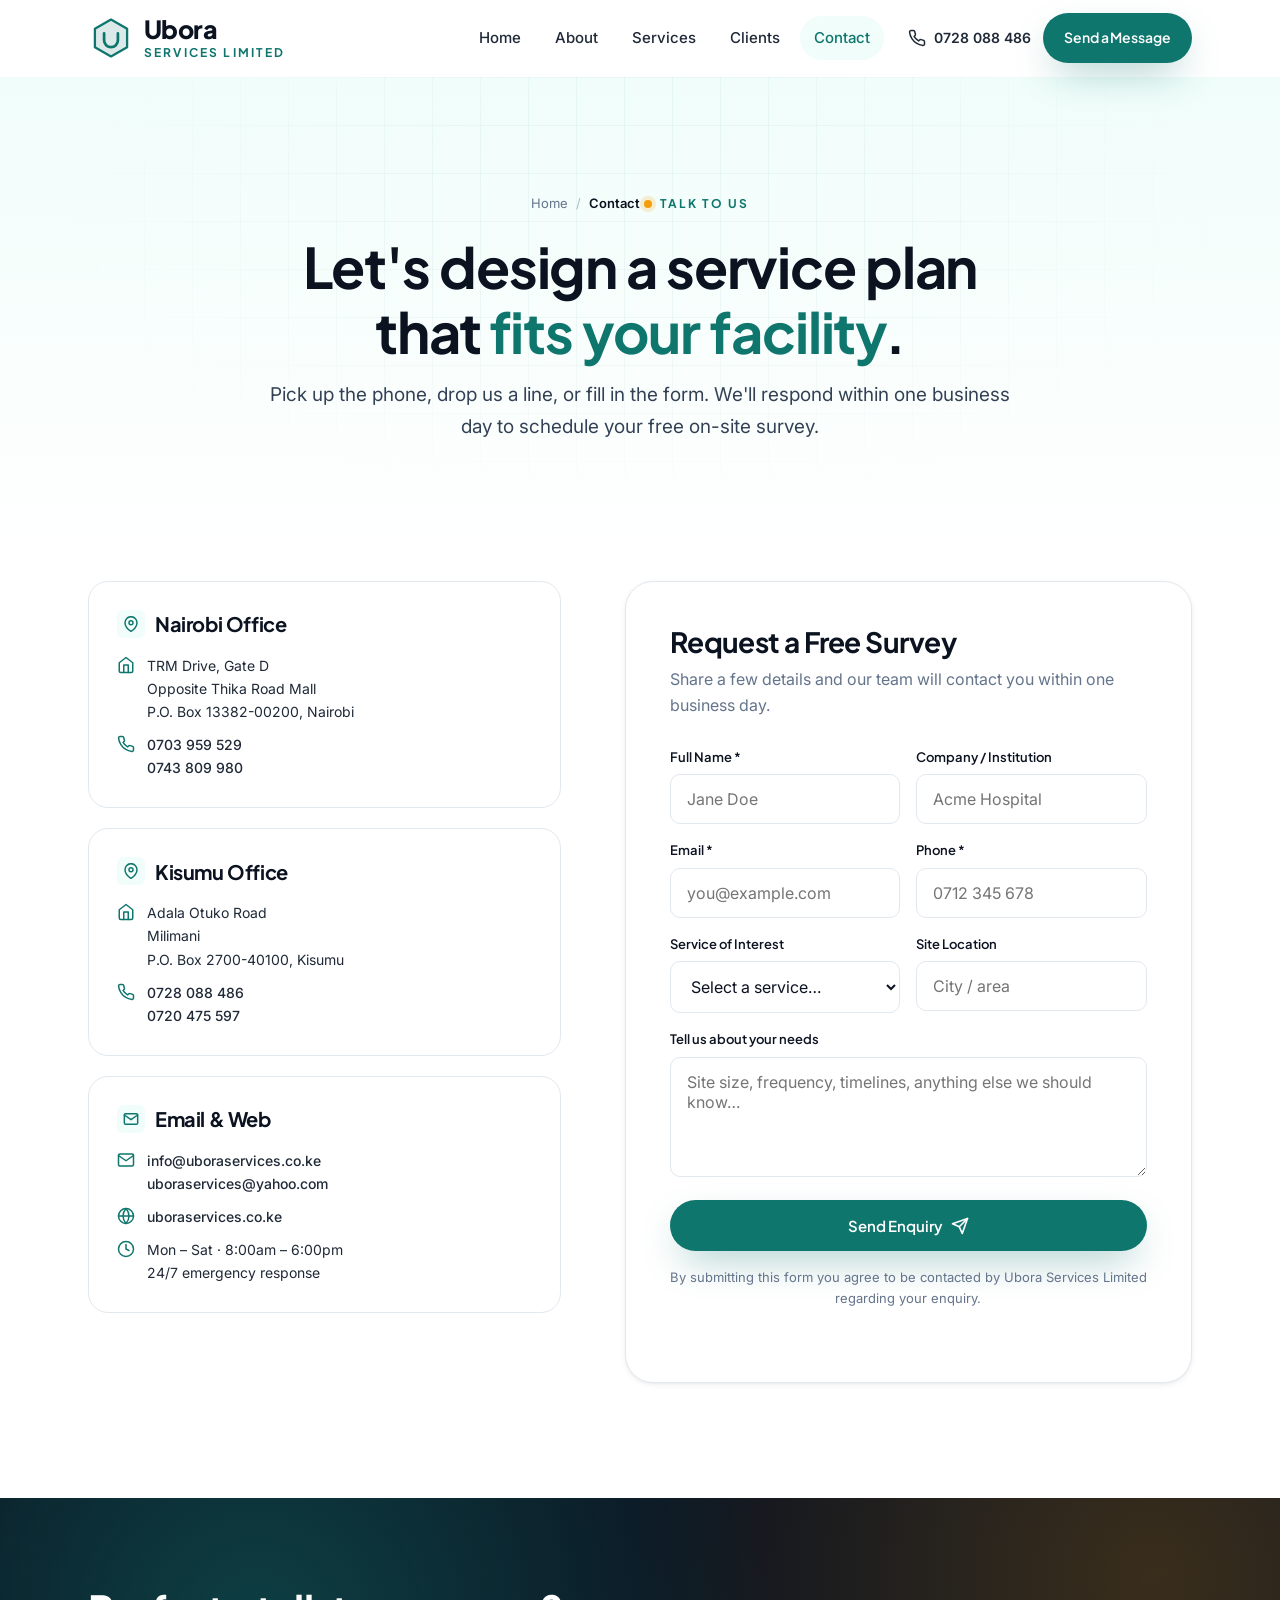
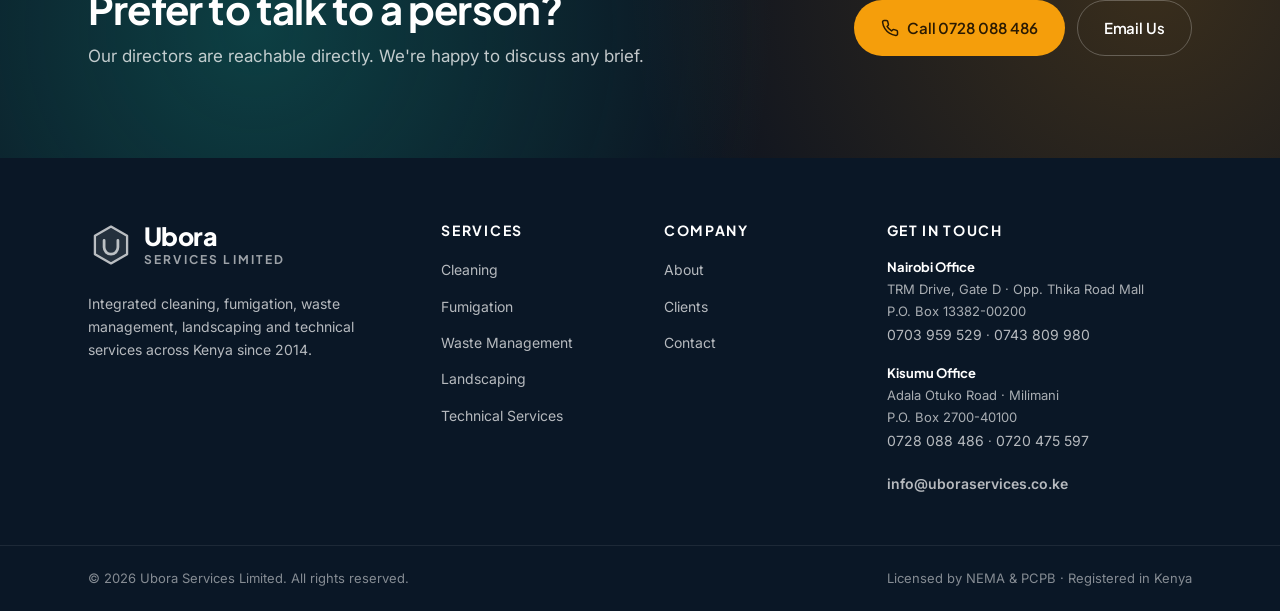
<file: contact.html>
<!DOCTYPE html>
<html lang="en">
<head>
    <meta charset="UTF-8">
    <meta name="viewport" content="width=device-width, initial-scale=1.0">
    <title>Contact Us — Ubora Services Limited</title>
    <meta name="description" content="Get in touch with Ubora Services Limited. Two offices in Nairobi and Kisumu. Request a free site survey and quote.">
    <meta name="theme-color" content="#0F766E">
    <link rel="preconnect" href="https://fonts.googleapis.com">
    <link rel="preconnect" href="https://fonts.gstatic.com" crossorigin>
    <link href="https://fonts.googleapis.com/css2?family=Inter:wght@400;500;600;700&family=Plus+Jakarta+Sans:wght@500;600;700;800&display=swap" rel="stylesheet">

    <link rel="canonical" href="https://uboraservices.co.ke/contact.html">

    <!-- Open Graph -->
    <meta property="og:type" content="website">
    <meta property="og:site_name" content="Ubora Services Limited">
    <meta property="og:locale" content="en_KE">
    <meta property="og:title" content="Contact Us — Ubora Services Limited">
    <meta property="og:description" content="Get in touch with Ubora Services Limited. Two offices in Nairobi and Kisumu. Request a free site survey and quote.">
    <meta property="og:url" content="https://uboraservices.co.ke/contact.html">
    <meta property="og:image" content="https://uboraservices.co.ke/images/photos/team.webp">
    <meta property="og:image:alt" content="The Ubora Services team">

    <!-- Twitter -->
    <meta name="twitter:card" content="summary_large_image">
    <meta name="twitter:title" content="Contact Us — Ubora Services Limited">
    <meta name="twitter:description" content="Get in touch with Ubora Services Limited. Two offices in Nairobi and Kisumu. Request a free site survey and quote.">
    <meta name="twitter:image" content="https://uboraservices.co.ke/images/photos/team.webp">

    <link rel="apple-touch-icon" href="images/favicon.svg">

    <link rel="stylesheet" href="css/styles.css">
    <link rel="icon" type="image/svg+xml" href="images/favicon.svg">
</head>
<body>
    <a href="#main" class="skip-link">Skip to content</a>

    <header class="site-header" id="siteHeader">
        <div class="container header-inner">
            <a href="index.html" class="brand">
                <span class="brand-mark" aria-hidden="true">
                    <svg viewBox="0 0 40 40" fill="none" xmlns="http://www.w3.org/2000/svg">
                        <path d="M20 4 L34 12 L34 28 L20 36 L6 28 L6 12 Z" fill="currentColor" opacity="0.15"/>
                        <path d="M20 4 L34 12 L34 28 L20 36 L6 28 L6 12 Z" stroke="currentColor" stroke-width="2" stroke-linejoin="round"/>
                        <path d="M14 16 V22 C14 25.3 16.7 28 20 28 C23.3 28 26 25.3 26 22 V16" stroke="currentColor" stroke-width="2.4" stroke-linecap="round" fill="none"/>
                    </svg>
                </span>
                <span class="brand-text">
                    <strong>Ubora</strong>
                    <em>Services Limited</em>
                </span>
            </a>
            <nav class="site-nav" id="siteNav" aria-label="Primary">
                <a href="index.html">Home</a>
                <a href="about.html">About</a>
                <a href="services.html">Services</a>
                <a href="clients.html">Clients</a>
                <a href="contact.html" class="active">Contact</a>
            </nav>
            <div class="header-actions">
                <a href="tel:+254728088486" class="header-phone">
                    <svg width="18" height="18" viewBox="0 0 24 24" fill="none" stroke="currentColor" stroke-width="2" stroke-linecap="round" stroke-linejoin="round"><path d="M22 16.92v3a2 2 0 0 1-2.18 2 19.79 19.79 0 0 1-8.63-3.07 19.5 19.5 0 0 1-6-6 19.79 19.79 0 0 1-3.07-8.67A2 2 0 0 1 4.11 2h3a2 2 0 0 1 2 1.72c.13.96.36 1.9.7 2.81a2 2 0 0 1-.45 2.11L8.09 9.91a16 16 0 0 0 6 6l1.27-1.27a2 2 0 0 1 2.11-.45c.91.34 1.85.57 2.81.7A2 2 0 0 1 22 16.92z"/></svg>
                    <span>0728 088 486</span>
                </a>
                <a href="#contactForm" class="btn btn-primary">Send a Message</a>
                <button class="menu-toggle" id="menuToggle" aria-controls="siteNav" aria-expanded="false" aria-label="Open menu">
                    <span></span><span></span><span></span>
                </button>
            </div>
        </div>
    </header>

    <main id="main">
        <section class="page-hero">
            <div class="container">
                <div class="page-hero-inner">
                    <nav class="breadcrumbs">
                        <a href="index.html">Home</a>
                        <span class="sep">/</span>
                        <span class="current">Contact</span>
                    </nav>
                    <span class="eyebrow"><span class="dot"></span> Talk to us</span>
                    <h1>Let's design a service plan that <span class="text-primary">fits your facility</span>.</h1>
                    <p>Pick up the phone, drop us a line, or fill in the form. We'll respond within one business day to schedule your free on-site survey.</p>
                </div>
            </div>
        </section>

        <section class="section" style="padding-top: 24px;">
            <div class="container">
                <div class="contact-grid">
                    <div class="contact-info">
                        <article class="contact-card">
                            <h3>
                                <span class="pin">
                                    <svg width="16" height="16" viewBox="0 0 24 24" fill="none" stroke="currentColor" stroke-width="2.2" stroke-linecap="round" stroke-linejoin="round"><path d="M21 10c0 7-9 13-9 13s-9-6-9-13a9 9 0 0 1 18 0z"/><circle cx="12" cy="10" r="3"/></svg>
                                </span>
                                Nairobi Office
                            </h3>
                            <div class="contact-meta">
                                <div class="contact-meta-row">
                                    <svg viewBox="0 0 24 24" fill="none" stroke="currentColor" stroke-width="2" stroke-linecap="round" stroke-linejoin="round"><path d="M3 9l9-7 9 7v11a2 2 0 0 1-2 2H5a2 2 0 0 1-2-2z"/><polyline points="9 22 9 12 15 12 15 22"/></svg>
                                    <div>
                                        TRM Drive, Gate D<br>
                                        Opposite Thika Road Mall<br>
                                        P.O. Box 13382-00200, Nairobi
                                    </div>
                                </div>
                                <div class="contact-meta-row">
                                    <svg viewBox="0 0 24 24" fill="none" stroke="currentColor" stroke-width="2" stroke-linecap="round" stroke-linejoin="round"><path d="M22 16.92v3a2 2 0 0 1-2.18 2 19.79 19.79 0 0 1-8.63-3.07 19.5 19.5 0 0 1-6-6 19.79 19.79 0 0 1-3.07-8.67A2 2 0 0 1 4.11 2h3a2 2 0 0 1 2 1.72c.13.96.36 1.9.7 2.81a2 2 0 0 1-.45 2.11L8.09 9.91a16 16 0 0 0 6 6l1.27-1.27a2 2 0 0 1 2.11-.45c.91.34 1.85.57 2.81.7A2 2 0 0 1 22 16.92z"/></svg>
                                    <div>
                                        <a href="tel:+254703959529">0703 959 529</a><br>
                                        <a href="tel:+254743809980">0743 809 980</a>
                                    </div>
                                </div>
                            </div>
                        </article>

                        <article class="contact-card">
                            <h3>
                                <span class="pin">
                                    <svg width="16" height="16" viewBox="0 0 24 24" fill="none" stroke="currentColor" stroke-width="2.2" stroke-linecap="round" stroke-linejoin="round"><path d="M21 10c0 7-9 13-9 13s-9-6-9-13a9 9 0 0 1 18 0z"/><circle cx="12" cy="10" r="3"/></svg>
                                </span>
                                Kisumu Office
                            </h3>
                            <div class="contact-meta">
                                <div class="contact-meta-row">
                                    <svg viewBox="0 0 24 24" fill="none" stroke="currentColor" stroke-width="2" stroke-linecap="round" stroke-linejoin="round"><path d="M3 9l9-7 9 7v11a2 2 0 0 1-2 2H5a2 2 0 0 1-2-2z"/><polyline points="9 22 9 12 15 12 15 22"/></svg>
                                    <div>
                                        Adala Otuko Road<br>
                                        Milimani<br>
                                        P.O. Box 2700-40100, Kisumu
                                    </div>
                                </div>
                                <div class="contact-meta-row">
                                    <svg viewBox="0 0 24 24" fill="none" stroke="currentColor" stroke-width="2" stroke-linecap="round" stroke-linejoin="round"><path d="M22 16.92v3a2 2 0 0 1-2.18 2 19.79 19.79 0 0 1-8.63-3.07 19.5 19.5 0 0 1-6-6 19.79 19.79 0 0 1-3.07-8.67A2 2 0 0 1 4.11 2h3a2 2 0 0 1 2 1.72c.13.96.36 1.9.7 2.81a2 2 0 0 1-.45 2.11L8.09 9.91a16 16 0 0 0 6 6l1.27-1.27a2 2 0 0 1 2.11-.45c.91.34 1.85.57 2.81.7A2 2 0 0 1 22 16.92z"/></svg>
                                    <div>
                                        <a href="tel:+254728088486">0728 088 486</a><br>
                                        <a href="tel:+254720475597">0720 475 597</a>
                                    </div>
                                </div>
                            </div>
                        </article>

                        <article class="contact-card">
                            <h3>
                                <span class="pin">
                                    <svg width="16" height="16" viewBox="0 0 24 24" fill="none" stroke="currentColor" stroke-width="2.2" stroke-linecap="round" stroke-linejoin="round"><path d="M4 4h16c1.1 0 2 .9 2 2v12c0 1.1-.9 2-2 2H4c-1.1 0-2-.9-2-2V6c0-1.1.9-2 2-2z"/><polyline points="22,6 12,13 2,6"/></svg>
                                </span>
                                Email &amp; Web
                            </h3>
                            <div class="contact-meta">
                                <div class="contact-meta-row">
                                    <svg viewBox="0 0 24 24" fill="none" stroke="currentColor" stroke-width="2" stroke-linecap="round" stroke-linejoin="round"><path d="M4 4h16c1.1 0 2 .9 2 2v12c0 1.1-.9 2-2 2H4c-1.1 0-2-.9-2-2V6c0-1.1.9-2 2-2z"/><polyline points="22,6 12,13 2,6"/></svg>
                                    <div>
                                        <a href="mailto:info@uboraservices.co.ke">info@uboraservices.co.ke</a><br>
                                        <a href="mailto:uboraservices@yahoo.com">uboraservices@yahoo.com</a>
                                    </div>
                                </div>
                                <div class="contact-meta-row">
                                    <svg viewBox="0 0 24 24" fill="none" stroke="currentColor" stroke-width="2" stroke-linecap="round" stroke-linejoin="round"><circle cx="12" cy="12" r="10"/><line x1="2" y1="12" x2="22" y2="12"/><path d="M12 2a15.3 15.3 0 0 1 4 10 15.3 15.3 0 0 1-4 10 15.3 15.3 0 0 1-4-10 15.3 15.3 0 0 1 4-10z"/></svg>
                                    <div><a href="https://uboraservices.co.ke" target="_blank" rel="noopener">uboraservices.co.ke</a></div>
                                </div>
                                <div class="contact-meta-row">
                                    <svg viewBox="0 0 24 24" fill="none" stroke="currentColor" stroke-width="2" stroke-linecap="round" stroke-linejoin="round"><circle cx="12" cy="12" r="10"/><polyline points="12 6 12 12 16 14"/></svg>
                                    <div>Mon – Sat · 8:00am – 6:00pm<br>24/7 emergency response</div>
                                </div>
                            </div>
                        </article>
                    </div>

                    <form id="contactForm" class="contact-form" novalidate>
                        <h2>Request a Free Survey</h2>
                        <p>Share a few details and our team will contact you within one business day.</p>

                        <div id="formSuccess" class="form-success" role="status"></div>
                        <div id="formError" class="form-error" role="alert"></div>

                        <div class="form-row">
                            <div class="form-field">
                                <label for="name">Full Name *</label>
                                <input type="text" id="name" name="name" required placeholder="Jane Doe">
                            </div>
                            <div class="form-field">
                                <label for="company">Company / Institution</label>
                                <input type="text" id="company" name="company" placeholder="Acme Hospital">
                            </div>
                        </div>

                        <div class="form-row">
                            <div class="form-field">
                                <label for="email">Email *</label>
                                <input type="email" id="email" name="email" required placeholder="you@example.com">
                            </div>
                            <div class="form-field">
                                <label for="phone">Phone *</label>
                                <input type="tel" id="phone" name="phone" required placeholder="0712 345 678">
                            </div>
                        </div>

                        <div class="form-row">
                            <div class="form-field">
                                <label for="service">Service of Interest</label>
                                <select id="service" name="service">
                                    <option value="">Select a service…</option>
                                    <option>Cleaning Services</option>
                                    <option>Fumigation</option>
                                    <option>Waste &amp; Sanitary Bins</option>
                                    <option>Landscaping &amp; Gardening</option>
                                    <option>Electrical Works</option>
                                    <option>Plumbing</option>
                                    <option>Masonry &amp; Building</option>
                                    <option>Aluminium Partitioning</option>
                                    <option>Joinery &amp; Carpentry</option>
                                    <option>Solar Installation</option>
                                    <option>CCTV &amp; Security</option>
                                    <option>General Maintenance</option>
                                    <option>Multiple / Not sure</option>
                                </select>
                            </div>
                            <div class="form-field">
                                <label for="location">Site Location</label>
                                <input type="text" id="location" name="location" placeholder="City / area">
                            </div>
                        </div>

                        <div class="form-field">
                            <label for="message">Tell us about your needs</label>
                            <textarea id="message" name="message" placeholder="Site size, frequency, timelines, anything else we should know…"></textarea>
                        </div>

                        <button type="submit" class="btn btn-primary btn-lg form-submit">
                            Send Enquiry
                            <svg width="18" height="18" viewBox="0 0 24 24" fill="none" stroke="currentColor" stroke-width="2.2" stroke-linecap="round" stroke-linejoin="round"><line x1="22" y1="2" x2="11" y2="13"/><polygon points="22 2 15 22 11 13 2 9 22 2"/></svg>
                        </button>
                        <p class="form-note">By submitting this form you agree to be contacted by Ubora Services Limited regarding your enquiry.</p>
                    </form>
                </div>
            </div>
        </section>

        <section class="cta-band">
            <div class="container cta-inner">
                <div>
                    <h2>Prefer to talk to a person?</h2>
                    <p>Our directors are reachable directly. We're happy to discuss any brief.</p>
                </div>
                <div class="cta-actions">
                    <a href="tel:+254728088486" class="btn btn-accent btn-lg">
                        <svg width="18" height="18" viewBox="0 0 24 24" fill="none" stroke="currentColor" stroke-width="2" stroke-linecap="round" stroke-linejoin="round"><path d="M22 16.92v3a2 2 0 0 1-2.18 2 19.79 19.79 0 0 1-8.63-3.07 19.5 19.5 0 0 1-6-6 19.79 19.79 0 0 1-3.07-8.67A2 2 0 0 1 4.11 2h3a2 2 0 0 1 2 1.72c.13.96.36 1.9.7 2.81a2 2 0 0 1-.45 2.11L8.09 9.91a16 16 0 0 0 6 6l1.27-1.27a2 2 0 0 1 2.11-.45c.91.34 1.85.57 2.81.7A2 2 0 0 1 22 16.92z"/></svg>
                        Call 0728 088 486
                    </a>
                    <a href="mailto:info@uboraservices.co.ke" class="btn btn-ghost-light btn-lg">Email Us</a>
                </div>
            </div>
        </section>
    </main>

    <footer class="site-footer">
        <div class="container footer-inner">
            <div class="footer-col footer-brand">
                <a href="index.html" class="brand brand--light">
                    <span class="brand-mark" aria-hidden="true">
                        <svg viewBox="0 0 40 40" fill="none" xmlns="http://www.w3.org/2000/svg">
                            <path d="M20 4 L34 12 L34 28 L20 36 L6 28 L6 12 Z" fill="currentColor" opacity="0.15"/>
                            <path d="M20 4 L34 12 L34 28 L20 36 L6 28 L6 12 Z" stroke="currentColor" stroke-width="2" stroke-linejoin="round"/>
                            <path d="M14 16 V22 C14 25.3 16.7 28 20 28 C23.3 28 26 25.3 26 22 V16" stroke="currentColor" stroke-width="2.4" stroke-linecap="round" fill="none"/>
                        </svg>
                    </span>
                    <span class="brand-text">
                        <strong>Ubora</strong>
                        <em>Services Limited</em>
                    </span>
                </a>
                <p>Integrated cleaning, fumigation, waste management, landscaping and technical services across Kenya since 2014.</p>
            </div>
            <div class="footer-col">
                <h5>Services</h5>
                <ul>
                    <li><a href="services.html#cleaning">Cleaning</a></li>
                    <li><a href="services.html#fumigation">Fumigation</a></li>
                    <li><a href="services.html#waste">Waste Management</a></li>
                    <li><a href="services.html#landscaping">Landscaping</a></li>
                    <li><a href="services.html#technical">Technical Services</a></li>
                </ul>
            </div>
            <div class="footer-col">
                <h5>Company</h5>
                <ul>
                    <li><a href="about.html">About</a></li>
                    <li><a href="clients.html">Clients</a></li>
                    <li><a href="contact.html">Contact</a></li>
                </ul>
            </div>
            <div class="footer-col">
                <h5>Get in touch</h5>
                <address>
                    <strong>Nairobi Office</strong><br>
                    TRM Drive, Gate D · Opp. Thika Road Mall<br>
                    P.O. Box 13382-00200<br>
                    <a href="tel:+254703959529">0703 959 529</a> · <a href="tel:+254743809980">0743 809 980</a>
                </address>
                <address>
                    <strong>Kisumu Office</strong><br>
                    Adala Otuko Road · Milimani<br>
                    P.O. Box 2700-40100<br>
                    <a href="tel:+254728088486">0728 088 486</a> · <a href="tel:+254720475597">0720 475 597</a>
                </address>
                <a href="mailto:info@uboraservices.co.ke" class="footer-mail">info@uboraservices.co.ke</a>
            </div>
        </div>
        <div class="footer-bottom">
            <div class="container">
                <p>&copy; <span id="year"></span> Ubora Services Limited. All rights reserved.</p>
                <p>Licensed by NEMA &amp; PCPB · Registered in Kenya</p>
            </div>
        </div>
    </footer>

    <script src="js/main.js"></script>
</body>
</html>
</file>
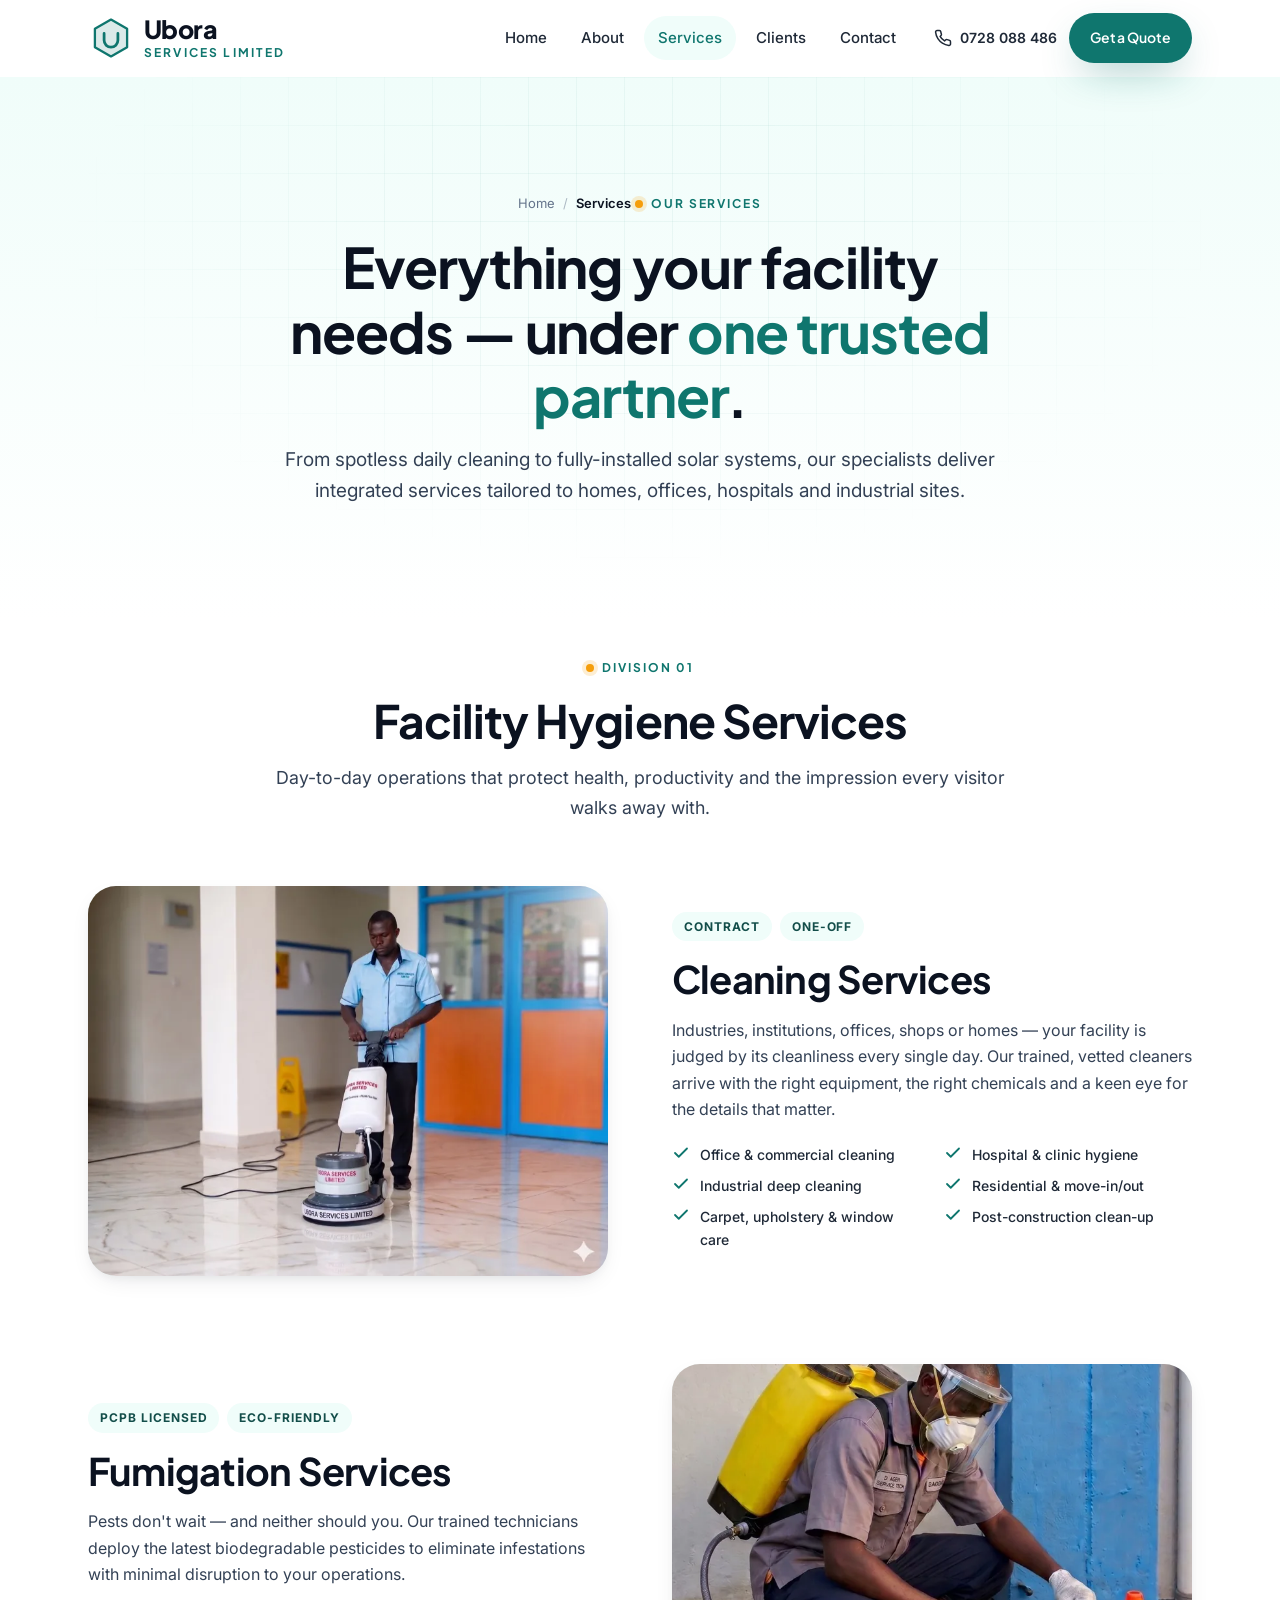
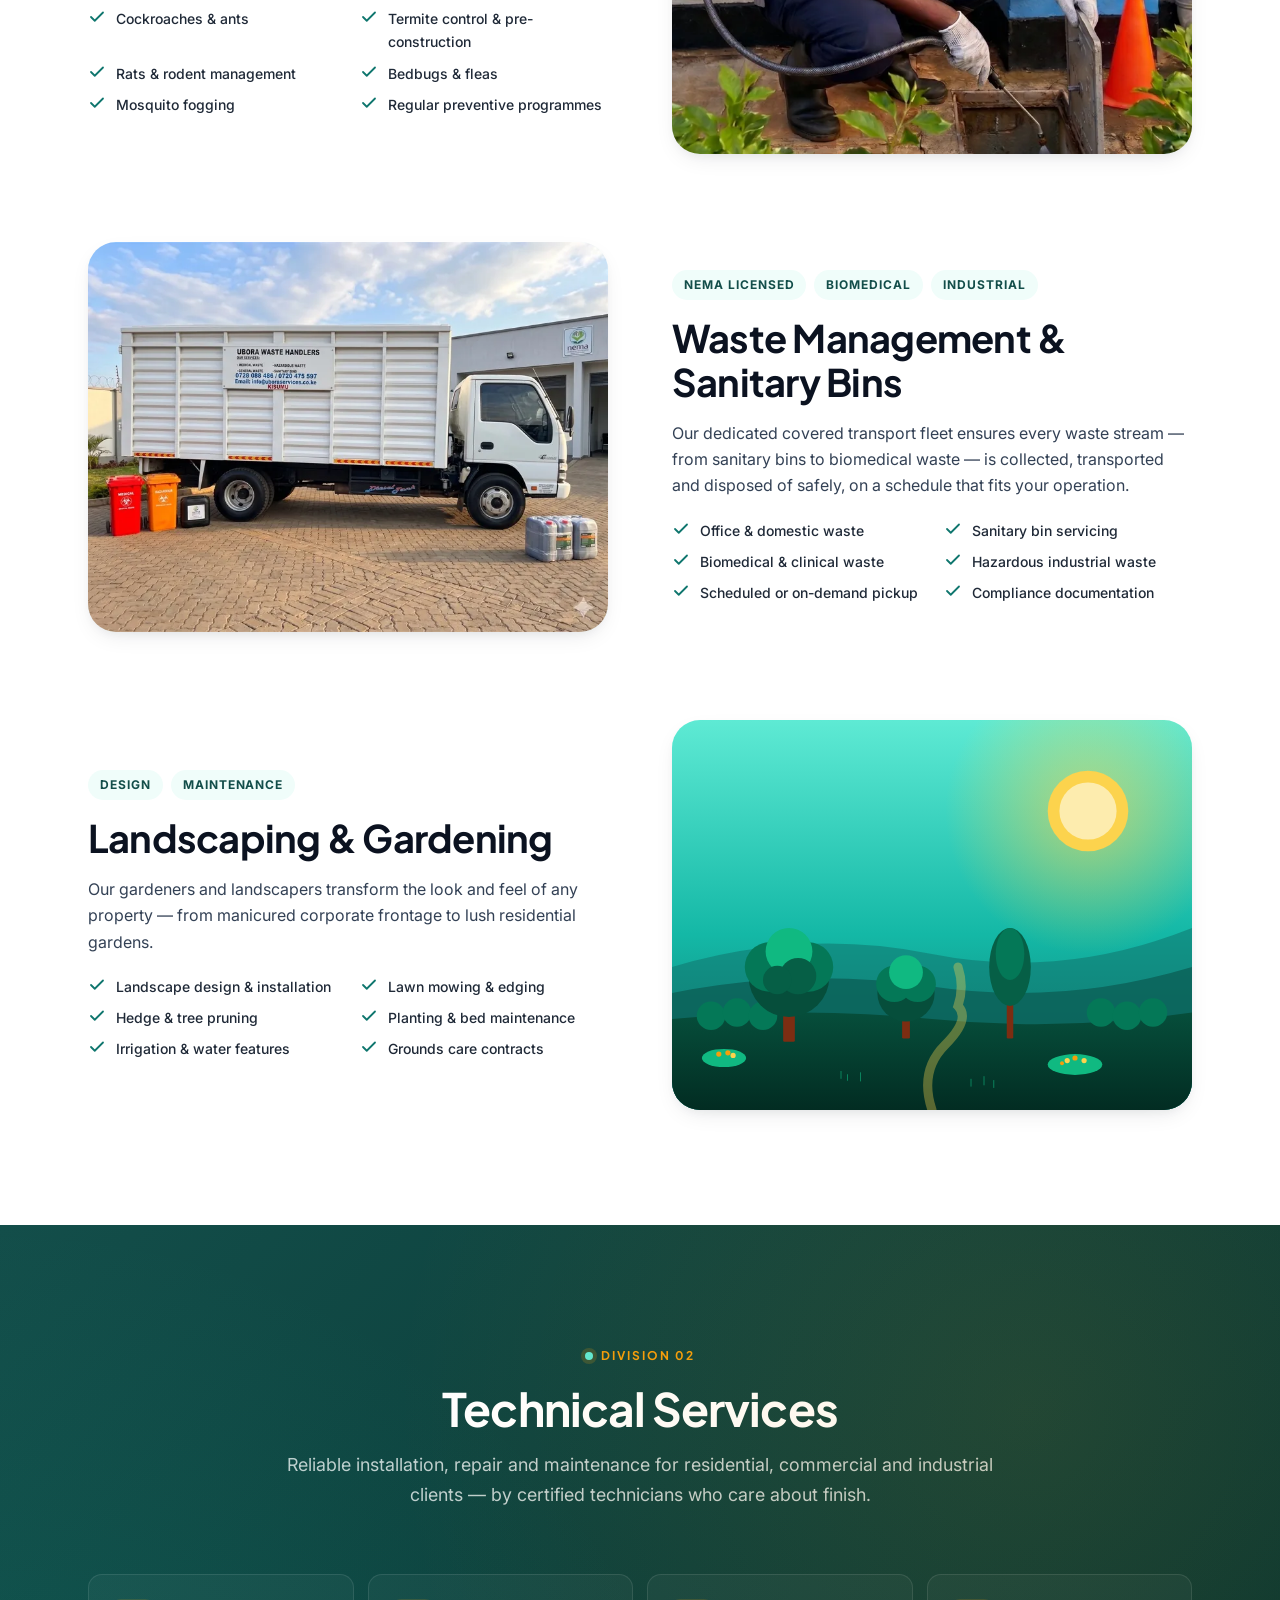
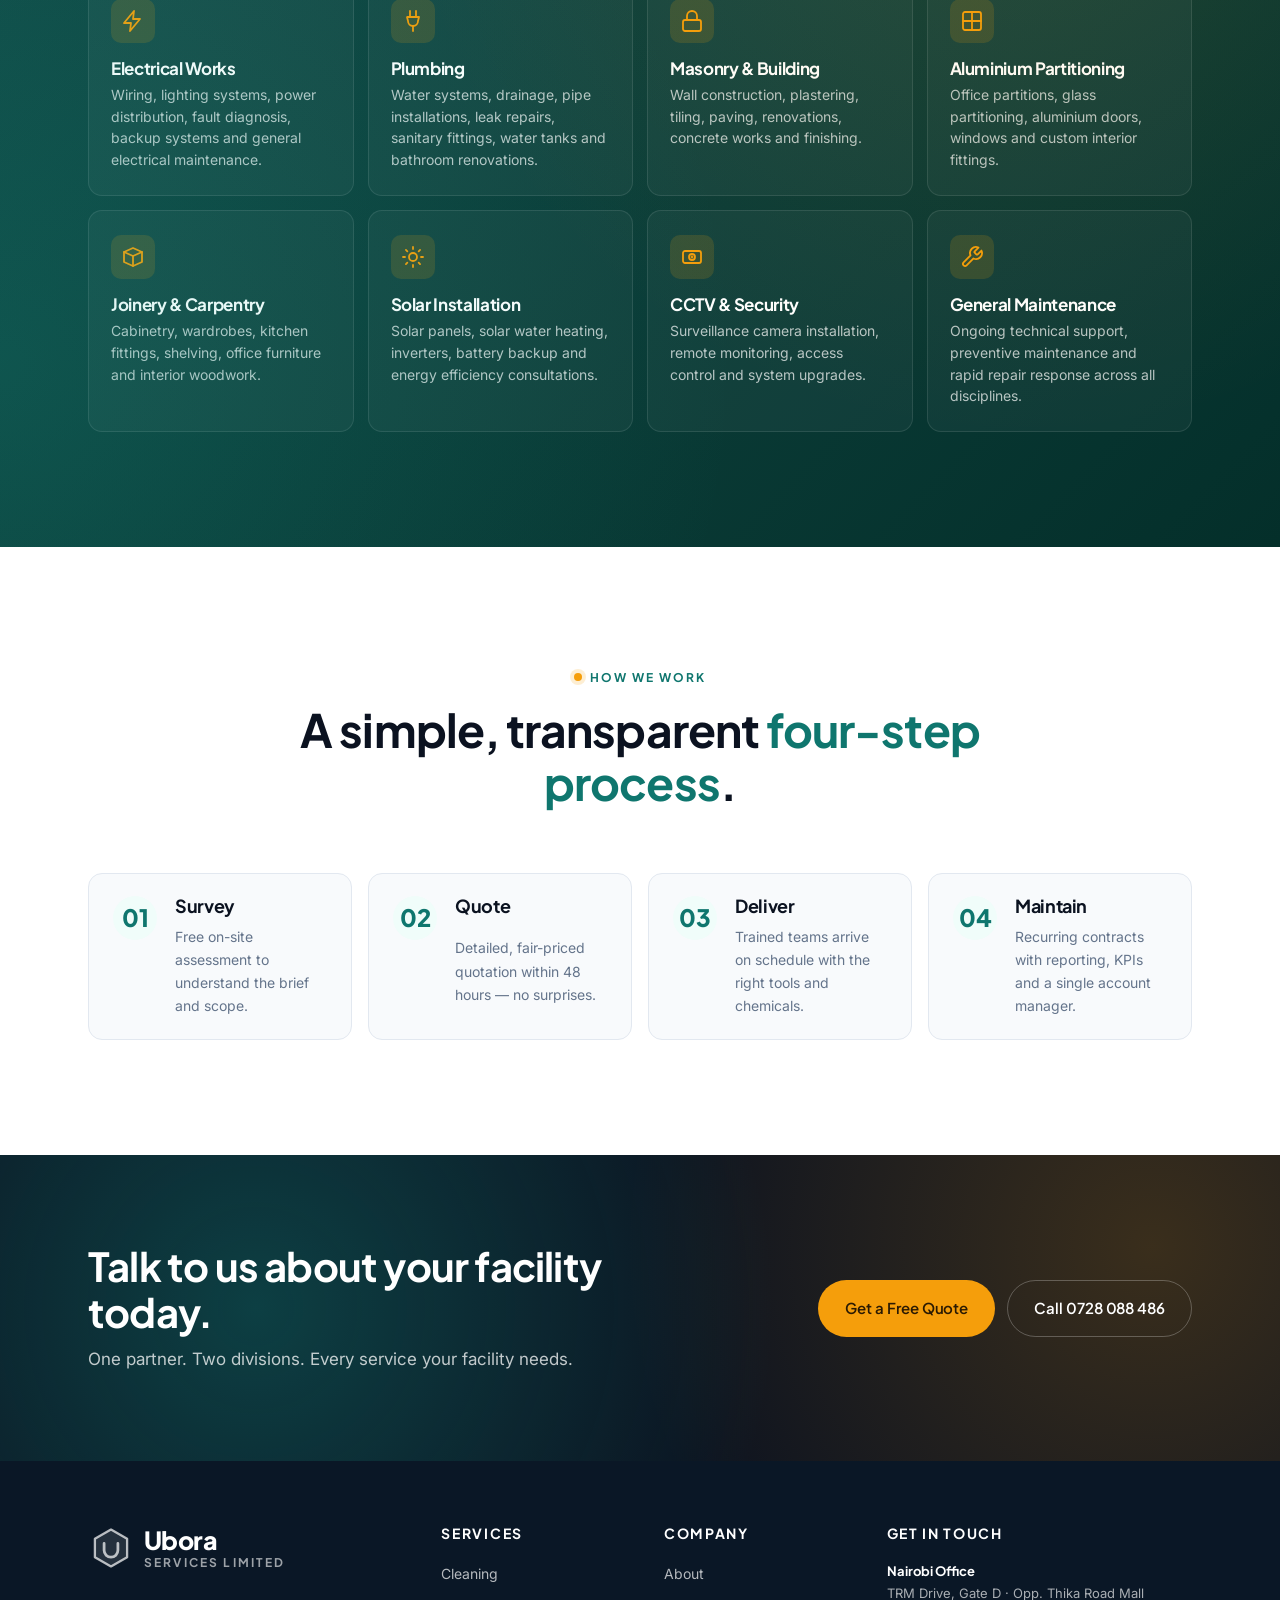
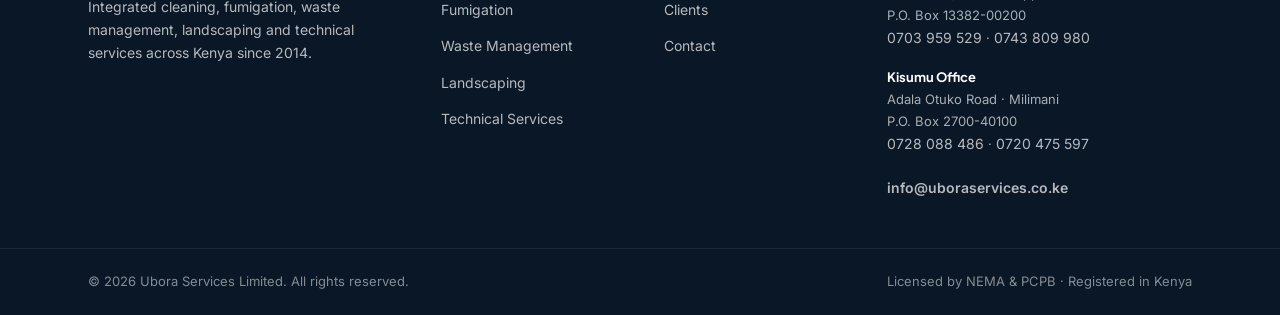
<file: services.html>
<!DOCTYPE html>
<html lang="en">
<head>
    <meta charset="UTF-8">
    <meta name="viewport" content="width=device-width, initial-scale=1.0">
    <title>Services — Ubora Services Limited</title>
    <meta name="description" content="Explore Ubora Services' full range of facility and technical services — cleaning, fumigation, waste management, landscaping, electrical, plumbing, masonry, solar, CCTV and more.">
    <meta name="theme-color" content="#0F766E">
    <link rel="preconnect" href="https://fonts.googleapis.com">
    <link rel="preconnect" href="https://fonts.gstatic.com" crossorigin>
    <link href="https://fonts.googleapis.com/css2?family=Inter:wght@400;500;600;700&family=Plus+Jakarta+Sans:wght@500;600;700;800&display=swap" rel="stylesheet">

    <link rel="canonical" href="https://uboraservices.co.ke/services.html">

    <!-- Open Graph -->
    <meta property="og:type" content="website">
    <meta property="og:site_name" content="Ubora Services Limited">
    <meta property="og:locale" content="en_KE">
    <meta property="og:title" content="Services — Ubora Services Limited">
    <meta property="og:description" content="Explore Ubora Services' full range of facility and technical services — cleaning, fumigation, waste management, landscaping, electrical, plumbing, masonry, solar, CCTV and more.">
    <meta property="og:url" content="https://uboraservices.co.ke/services.html">
    <meta property="og:image" content="https://uboraservices.co.ke/images/photos/team.webp">
    <meta property="og:image:alt" content="The Ubora Services team">

    <!-- Twitter -->
    <meta name="twitter:card" content="summary_large_image">
    <meta name="twitter:title" content="Services — Ubora Services Limited">
    <meta name="twitter:description" content="Explore Ubora Services' full range of facility and technical services — cleaning, fumigation, waste management, landscaping, electrical, plumbing, masonry, solar, CCTV and more.">
    <meta name="twitter:image" content="https://uboraservices.co.ke/images/photos/team.webp">

    <link rel="apple-touch-icon" href="images/favicon.svg">

    <link rel="stylesheet" href="css/styles.css">
    <link rel="icon" type="image/svg+xml" href="images/favicon.svg">
</head>
<body>
    <a href="#main" class="skip-link">Skip to content</a>

    <header class="site-header" id="siteHeader">
        <div class="container header-inner">
            <a href="index.html" class="brand">
                <span class="brand-mark" aria-hidden="true">
                    <svg viewBox="0 0 40 40" fill="none" xmlns="http://www.w3.org/2000/svg">
                        <path d="M20 4 L34 12 L34 28 L20 36 L6 28 L6 12 Z" fill="currentColor" opacity="0.15"/>
                        <path d="M20 4 L34 12 L34 28 L20 36 L6 28 L6 12 Z" stroke="currentColor" stroke-width="2" stroke-linejoin="round"/>
                        <path d="M14 16 V22 C14 25.3 16.7 28 20 28 C23.3 28 26 25.3 26 22 V16" stroke="currentColor" stroke-width="2.4" stroke-linecap="round" fill="none"/>
                    </svg>
                </span>
                <span class="brand-text">
                    <strong>Ubora</strong>
                    <em>Services Limited</em>
                </span>
            </a>
            <nav class="site-nav" id="siteNav" aria-label="Primary">
                <a href="index.html">Home</a>
                <a href="about.html">About</a>
                <a href="services.html" class="active">Services</a>
                <a href="clients.html">Clients</a>
                <a href="contact.html">Contact</a>
            </nav>
            <div class="header-actions">
                <a href="tel:+254728088486" class="header-phone">
                    <svg width="18" height="18" viewBox="0 0 24 24" fill="none" stroke="currentColor" stroke-width="2" stroke-linecap="round" stroke-linejoin="round"><path d="M22 16.92v3a2 2 0 0 1-2.18 2 19.79 19.79 0 0 1-8.63-3.07 19.5 19.5 0 0 1-6-6 19.79 19.79 0 0 1-3.07-8.67A2 2 0 0 1 4.11 2h3a2 2 0 0 1 2 1.72c.13.96.36 1.9.7 2.81a2 2 0 0 1-.45 2.11L8.09 9.91a16 16 0 0 0 6 6l1.27-1.27a2 2 0 0 1 2.11-.45c.91.34 1.85.57 2.81.7A2 2 0 0 1 22 16.92z"/></svg>
                    <span>0728 088 486</span>
                </a>
                <a href="contact.html" class="btn btn-primary">Get a Quote</a>
                <button class="menu-toggle" id="menuToggle" aria-controls="siteNav" aria-expanded="false" aria-label="Open menu">
                    <span></span><span></span><span></span>
                </button>
            </div>
        </div>
    </header>

    <main id="main">
        <section class="page-hero">
            <div class="container">
                <div class="page-hero-inner">
                    <nav class="breadcrumbs">
                        <a href="index.html">Home</a>
                        <span class="sep">/</span>
                        <span class="current">Services</span>
                    </nav>
                    <span class="eyebrow"><span class="dot"></span> Our Services</span>
                    <h1>Everything your facility needs — under <span class="text-primary">one trusted partner</span>.</h1>
                    <p>From spotless daily cleaning to fully-installed solar systems, our specialists deliver integrated services tailored to homes, offices, hospitals and industrial sites.</p>
                </div>
            </div>
        </section>

        <!-- FACILITY SERVICES -->
        <section class="section" id="facility" style="padding-top: 32px;">
            <div class="container">
                <header class="section-head">
                    <span class="eyebrow"><span class="dot"></span> Division 01</span>
                    <h2>Facility Hygiene Services</h2>
                    <p>Day-to-day operations that protect health, productivity and the impression every visitor walks away with.</p>
                </header>

                <div class="service-blocks">
                    <!-- Cleaning -->
                    <article class="service-block reveal" id="cleaning">
                        <div class="service-block-media">
                            <img src="images/photos/cleaning.webp" alt="Ubora technician operating a branded floor polisher in a clean lobby" loading="lazy">
                        </div>
                        <div class="service-block-copy">
                            <div class="service-tag-list">
                                <span class="service-tag">Contract</span>
                                <span class="service-tag">One-off</span>
                            </div>
                            <h2>Cleaning Services</h2>
                            <p>Industries, institutions, offices, shops or homes — your facility is judged by its cleanliness every single day. Our trained, vetted cleaners arrive with the right equipment, the right chemicals and a keen eye for the details that matter.</p>
                            <ul>
                                <li><svg viewBox="0 0 24 24" fill="none" stroke="currentColor" stroke-width="2.4" stroke-linecap="round" stroke-linejoin="round"><polyline points="20 6 9 17 4 12"/></svg>Office &amp; commercial cleaning</li>
                                <li><svg viewBox="0 0 24 24" fill="none" stroke="currentColor" stroke-width="2.4" stroke-linecap="round" stroke-linejoin="round"><polyline points="20 6 9 17 4 12"/></svg>Hospital &amp; clinic hygiene</li>
                                <li><svg viewBox="0 0 24 24" fill="none" stroke="currentColor" stroke-width="2.4" stroke-linecap="round" stroke-linejoin="round"><polyline points="20 6 9 17 4 12"/></svg>Industrial deep cleaning</li>
                                <li><svg viewBox="0 0 24 24" fill="none" stroke="currentColor" stroke-width="2.4" stroke-linecap="round" stroke-linejoin="round"><polyline points="20 6 9 17 4 12"/></svg>Residential &amp; move-in/out</li>
                                <li><svg viewBox="0 0 24 24" fill="none" stroke="currentColor" stroke-width="2.4" stroke-linecap="round" stroke-linejoin="round"><polyline points="20 6 9 17 4 12"/></svg>Carpet, upholstery &amp; window care</li>
                                <li><svg viewBox="0 0 24 24" fill="none" stroke="currentColor" stroke-width="2.4" stroke-linecap="round" stroke-linejoin="round"><polyline points="20 6 9 17 4 12"/></svg>Post-construction clean-up</li>
                            </ul>
                        </div>
                    </article>

                    <!-- Fumigation -->
                    <article class="service-block reveal" id="fumigation">
                        <div class="service-block-media">
                            <img src="images/photos/fumigation.webp" alt="Ubora fumigation technician in PPE treating a drain" loading="lazy">
                        </div>
                        <div class="service-block-copy">
                            <div class="service-tag-list">
                                <span class="service-tag">PCPB Licensed</span>
                                <span class="service-tag">Eco-friendly</span>
                            </div>
                            <h2>Fumigation Services</h2>
                            <p>Pests don't wait — and neither should you. Our trained technicians deploy the latest biodegradable pesticides to eliminate infestations with minimal disruption to your operations.</p>
                            <ul>
                                <li><svg viewBox="0 0 24 24" fill="none" stroke="currentColor" stroke-width="2.4" stroke-linecap="round" stroke-linejoin="round"><polyline points="20 6 9 17 4 12"/></svg>Cockroaches &amp; ants</li>
                                <li><svg viewBox="0 0 24 24" fill="none" stroke="currentColor" stroke-width="2.4" stroke-linecap="round" stroke-linejoin="round"><polyline points="20 6 9 17 4 12"/></svg>Termite control &amp; pre-construction</li>
                                <li><svg viewBox="0 0 24 24" fill="none" stroke="currentColor" stroke-width="2.4" stroke-linecap="round" stroke-linejoin="round"><polyline points="20 6 9 17 4 12"/></svg>Rats &amp; rodent management</li>
                                <li><svg viewBox="0 0 24 24" fill="none" stroke="currentColor" stroke-width="2.4" stroke-linecap="round" stroke-linejoin="round"><polyline points="20 6 9 17 4 12"/></svg>Bedbugs &amp; fleas</li>
                                <li><svg viewBox="0 0 24 24" fill="none" stroke="currentColor" stroke-width="2.4" stroke-linecap="round" stroke-linejoin="round"><polyline points="20 6 9 17 4 12"/></svg>Mosquito fogging</li>
                                <li><svg viewBox="0 0 24 24" fill="none" stroke="currentColor" stroke-width="2.4" stroke-linecap="round" stroke-linejoin="round"><polyline points="20 6 9 17 4 12"/></svg>Regular preventive programmes</li>
                            </ul>
                        </div>
                    </article>

                    <!-- Waste -->
                    <article class="service-block reveal" id="waste">
                        <div class="service-block-media">
                            <img src="images/photos/waste.webp" alt="Ubora waste-handling truck with medical, hazardous and general waste bins" loading="lazy">
                        </div>
                        <div class="service-block-copy">
                            <div class="service-tag-list">
                                <span class="service-tag">NEMA Licensed</span>
                                <span class="service-tag">Biomedical</span>
                                <span class="service-tag">Industrial</span>
                            </div>
                            <h2>Waste Management &amp; Sanitary Bins</h2>
                            <p>Our dedicated covered transport fleet ensures every waste stream — from sanitary bins to biomedical waste — is collected, transported and disposed of safely, on a schedule that fits your operation.</p>
                            <ul>
                                <li><svg viewBox="0 0 24 24" fill="none" stroke="currentColor" stroke-width="2.4" stroke-linecap="round" stroke-linejoin="round"><polyline points="20 6 9 17 4 12"/></svg>Office &amp; domestic waste</li>
                                <li><svg viewBox="0 0 24 24" fill="none" stroke="currentColor" stroke-width="2.4" stroke-linecap="round" stroke-linejoin="round"><polyline points="20 6 9 17 4 12"/></svg>Sanitary bin servicing</li>
                                <li><svg viewBox="0 0 24 24" fill="none" stroke="currentColor" stroke-width="2.4" stroke-linecap="round" stroke-linejoin="round"><polyline points="20 6 9 17 4 12"/></svg>Biomedical &amp; clinical waste</li>
                                <li><svg viewBox="0 0 24 24" fill="none" stroke="currentColor" stroke-width="2.4" stroke-linecap="round" stroke-linejoin="round"><polyline points="20 6 9 17 4 12"/></svg>Hazardous industrial waste</li>
                                <li><svg viewBox="0 0 24 24" fill="none" stroke="currentColor" stroke-width="2.4" stroke-linecap="round" stroke-linejoin="round"><polyline points="20 6 9 17 4 12"/></svg>Scheduled or on-demand pickup</li>
                                <li><svg viewBox="0 0 24 24" fill="none" stroke="currentColor" stroke-width="2.4" stroke-linecap="round" stroke-linejoin="round"><polyline points="20 6 9 17 4 12"/></svg>Compliance documentation</li>
                            </ul>
                        </div>
                    </article>

                    <!-- Landscaping -->
                    <article class="service-block reveal" id="landscaping">
                        <div class="service-block-media" aria-hidden="true">
                            <img src="images/photos/landscaping.svg" alt="">
                        </div>
                        <div class="service-block-copy">
                            <div class="service-tag-list">
                                <span class="service-tag">Design</span>
                                <span class="service-tag">Maintenance</span>
                            </div>
                            <h2>Landscaping &amp; Gardening</h2>
                            <p>Our gardeners and landscapers transform the look and feel of any property — from manicured corporate frontage to lush residential gardens.</p>
                            <ul>
                                <li><svg viewBox="0 0 24 24" fill="none" stroke="currentColor" stroke-width="2.4" stroke-linecap="round" stroke-linejoin="round"><polyline points="20 6 9 17 4 12"/></svg>Landscape design &amp; installation</li>
                                <li><svg viewBox="0 0 24 24" fill="none" stroke="currentColor" stroke-width="2.4" stroke-linecap="round" stroke-linejoin="round"><polyline points="20 6 9 17 4 12"/></svg>Lawn mowing &amp; edging</li>
                                <li><svg viewBox="0 0 24 24" fill="none" stroke="currentColor" stroke-width="2.4" stroke-linecap="round" stroke-linejoin="round"><polyline points="20 6 9 17 4 12"/></svg>Hedge &amp; tree pruning</li>
                                <li><svg viewBox="0 0 24 24" fill="none" stroke="currentColor" stroke-width="2.4" stroke-linecap="round" stroke-linejoin="round"><polyline points="20 6 9 17 4 12"/></svg>Planting &amp; bed maintenance</li>
                                <li><svg viewBox="0 0 24 24" fill="none" stroke="currentColor" stroke-width="2.4" stroke-linecap="round" stroke-linejoin="round"><polyline points="20 6 9 17 4 12"/></svg>Irrigation &amp; water features</li>
                                <li><svg viewBox="0 0 24 24" fill="none" stroke="currentColor" stroke-width="2.4" stroke-linecap="round" stroke-linejoin="round"><polyline points="20 6 9 17 4 12"/></svg>Grounds care contracts</li>
                            </ul>
                        </div>
                    </article>
                </div>
            </div>
        </section>

        <!-- TECHNICAL SERVICES -->
        <section class="section section-dark" id="technical">
            <div class="container">
                <header class="section-head">
                    <span class="eyebrow eyebrow-light"><span class="dot" style="background:#5EEAD4;"></span> Division 02</span>
                    <h2 style="color:#fff;">Technical Services</h2>
                    <p style="color:rgba(255,255,255,0.75);">Reliable installation, repair and maintenance for residential, commercial and industrial clients — by certified technicians who care about finish.</p>
                </header>

                <div class="service-grid" style="grid-template-columns: repeat(auto-fit, minmax(220px, 1fr)); gap: 14px;">
                    <article class="service-card" style="background: rgba(255,255,255,0.04); border-color: rgba(255,255,255,0.1); color: rgba(255,255,255,0.85);">
                        <div class="service-icon" style="background: rgba(245,158,11,0.15); color:#F59E0B;">
                            <svg viewBox="0 0 24 24" fill="none" stroke="currentColor" stroke-width="1.8" stroke-linecap="round" stroke-linejoin="round"><path d="M13 2L3 14h7l-1 8 10-12h-7l1-8z"/></svg>
                        </div>
                        <h4 style="color:#fff;">Electrical Works</h4>
                        <p style="color:rgba(255,255,255,0.7);">Wiring, lighting systems, power distribution, fault diagnosis, backup systems and general electrical maintenance.</p>
                    </article>
                    <article class="service-card" style="background: rgba(255,255,255,0.04); border-color: rgba(255,255,255,0.1); color: rgba(255,255,255,0.85);">
                        <div class="service-icon" style="background: rgba(245,158,11,0.15); color:#F59E0B;">
                            <svg viewBox="0 0 24 24" fill="none" stroke="currentColor" stroke-width="1.8" stroke-linecap="round" stroke-linejoin="round"><path d="M9 2v6"/><path d="M15 2v6"/><path d="M6 8h12l-1 4a5 5 0 0 1-10 0L6 8z"/><path d="M12 17v5"/></svg>
                        </div>
                        <h4 style="color:#fff;">Plumbing</h4>
                        <p style="color:rgba(255,255,255,0.7);">Water systems, drainage, pipe installations, leak repairs, sanitary fittings, water tanks and bathroom renovations.</p>
                    </article>
                    <article class="service-card" style="background: rgba(255,255,255,0.04); border-color: rgba(255,255,255,0.1); color: rgba(255,255,255,0.85);">
                        <div class="service-icon" style="background: rgba(245,158,11,0.15); color:#F59E0B;">
                            <svg viewBox="0 0 24 24" fill="none" stroke="currentColor" stroke-width="1.8" stroke-linecap="round" stroke-linejoin="round"><rect x="3" y="11" width="18" height="11" rx="2"/><path d="M7 11V7a5 5 0 0 1 10 0v4"/></svg>
                        </div>
                        <h4 style="color:#fff;">Masonry &amp; Building</h4>
                        <p style="color:rgba(255,255,255,0.7);">Wall construction, plastering, tiling, paving, renovations, concrete works and finishing.</p>
                    </article>
                    <article class="service-card" style="background: rgba(255,255,255,0.04); border-color: rgba(255,255,255,0.1); color: rgba(255,255,255,0.85);">
                        <div class="service-icon" style="background: rgba(245,158,11,0.15); color:#F59E0B;">
                            <svg viewBox="0 0 24 24" fill="none" stroke="currentColor" stroke-width="1.8" stroke-linecap="round" stroke-linejoin="round"><rect x="3" y="3" width="18" height="18" rx="2"/><line x1="12" y1="3" x2="12" y2="21"/><line x1="3" y1="12" x2="21" y2="12"/></svg>
                        </div>
                        <h4 style="color:#fff;">Aluminium Partitioning</h4>
                        <p style="color:rgba(255,255,255,0.7);">Office partitions, glass partitioning, aluminium doors, windows and custom interior fittings.</p>
                    </article>
                    <article class="service-card" style="background: rgba(255,255,255,0.04); border-color: rgba(255,255,255,0.1); color: rgba(255,255,255,0.85);">
                        <div class="service-icon" style="background: rgba(245,158,11,0.15); color:#F59E0B;">
                            <svg viewBox="0 0 24 24" fill="none" stroke="currentColor" stroke-width="1.8" stroke-linecap="round" stroke-linejoin="round"><path d="M3 7l9-4 9 4v10l-9 4-9-4V7z"/><path d="M3 7l9 4 9-4"/><path d="M12 11v10"/></svg>
                        </div>
                        <h4 style="color:#fff;">Joinery &amp; Carpentry</h4>
                        <p style="color:rgba(255,255,255,0.7);">Cabinetry, wardrobes, kitchen fittings, shelving, office furniture and interior woodwork.</p>
                    </article>
                    <article class="service-card" style="background: rgba(255,255,255,0.04); border-color: rgba(255,255,255,0.1); color: rgba(255,255,255,0.85);">
                        <div class="service-icon" style="background: rgba(245,158,11,0.15); color:#F59E0B;">
                            <svg viewBox="0 0 24 24" fill="none" stroke="currentColor" stroke-width="1.8" stroke-linecap="round" stroke-linejoin="round"><circle cx="12" cy="12" r="4"/><path d="M12 2v2"/><path d="M12 20v2"/><path d="M2 12h2"/><path d="M20 12h2"/><path d="M4.93 4.93l1.41 1.41"/><path d="M17.66 17.66l1.41 1.41"/><path d="M4.93 19.07l1.41-1.41"/><path d="M17.66 6.34l1.41-1.41"/></svg>
                        </div>
                        <h4 style="color:#fff;">Solar Installation</h4>
                        <p style="color:rgba(255,255,255,0.7);">Solar panels, solar water heating, inverters, battery backup and energy efficiency consultations.</p>
                    </article>
                    <article class="service-card" style="background: rgba(255,255,255,0.04); border-color: rgba(255,255,255,0.1); color: rgba(255,255,255,0.85);">
                        <div class="service-icon" style="background: rgba(245,158,11,0.15); color:#F59E0B;">
                            <svg viewBox="0 0 24 24" fill="none" stroke="currentColor" stroke-width="1.8" stroke-linecap="round" stroke-linejoin="round"><rect x="3" y="6" width="18" height="12" rx="2"/><circle cx="12" cy="12" r="3"/><circle cx="12" cy="12" r="0.5" fill="currentColor"/></svg>
                        </div>
                        <h4 style="color:#fff;">CCTV &amp; Security</h4>
                        <p style="color:rgba(255,255,255,0.7);">Surveillance camera installation, remote monitoring, access control and system upgrades.</p>
                    </article>
                    <article class="service-card" style="background: rgba(255,255,255,0.04); border-color: rgba(255,255,255,0.1); color: rgba(255,255,255,0.85);">
                        <div class="service-icon" style="background: rgba(245,158,11,0.15); color:#F59E0B;">
                            <svg viewBox="0 0 24 24" fill="none" stroke="currentColor" stroke-width="1.8" stroke-linecap="round" stroke-linejoin="round"><path d="M14.7 6.3a1 1 0 0 0 0 1.4l1.6 1.6a1 1 0 0 0 1.4 0l3.77-3.77a6 6 0 0 1-7.94 7.94l-6.91 6.91a2.12 2.12 0 0 1-3-3l6.91-6.91a6 6 0 0 1 7.94-7.94l-3.76 3.76z"/></svg>
                        </div>
                        <h4 style="color:#fff;">General Maintenance</h4>
                        <p style="color:rgba(255,255,255,0.7);">Ongoing technical support, preventive maintenance and rapid repair response across all disciplines.</p>
                    </article>
                </div>
            </div>
        </section>

        <!-- PROCESS -->
        <section class="section">
            <div class="container">
                <header class="section-head">
                    <span class="eyebrow"><span class="dot"></span> How we work</span>
                    <h2>A simple, transparent <span class="text-primary">four-step process</span>.</h2>
                </header>
                <div class="why-list" style="grid-template-columns: repeat(auto-fit, minmax(220px, 1fr)); display: grid; gap: 16px;">
                    <article class="why-item" style="background: var(--surface); border-color: var(--line); color: var(--ink-soft);">
                        <div class="why-num" style="background: var(--primary-tint); color: var(--primary);">01</div>
                        <h4 style="color: var(--ink);">Survey</h4>
                        <p style="color: var(--muted);">Free on-site assessment to understand the brief and scope.</p>
                    </article>
                    <article class="why-item" style="background: var(--surface); border-color: var(--line); color: var(--ink-soft);">
                        <div class="why-num" style="background: var(--primary-tint); color: var(--primary);">02</div>
                        <h4 style="color: var(--ink);">Quote</h4>
                        <p style="color: var(--muted);">Detailed, fair-priced quotation within 48 hours — no surprises.</p>
                    </article>
                    <article class="why-item" style="background: var(--surface); border-color: var(--line); color: var(--ink-soft);">
                        <div class="why-num" style="background: var(--primary-tint); color: var(--primary);">03</div>
                        <h4 style="color: var(--ink);">Deliver</h4>
                        <p style="color: var(--muted);">Trained teams arrive on schedule with the right tools and chemicals.</p>
                    </article>
                    <article class="why-item" style="background: var(--surface); border-color: var(--line); color: var(--ink-soft);">
                        <div class="why-num" style="background: var(--primary-tint); color: var(--primary);">04</div>
                        <h4 style="color: var(--ink);">Maintain</h4>
                        <p style="color: var(--muted);">Recurring contracts with reporting, KPIs and a single account manager.</p>
                    </article>
                </div>
            </div>
        </section>

        <section class="cta-band">
            <div class="container cta-inner">
                <div>
                    <h2>Talk to us about your facility today.</h2>
                    <p>One partner. Two divisions. Every service your facility needs.</p>
                </div>
                <div class="cta-actions">
                    <a href="contact.html" class="btn btn-accent btn-lg">Get a Free Quote</a>
                    <a href="tel:+254728088486" class="btn btn-ghost-light btn-lg">Call 0728 088 486</a>
                </div>
            </div>
        </section>
    </main>

    <footer class="site-footer">
        <div class="container footer-inner">
            <div class="footer-col footer-brand">
                <a href="index.html" class="brand brand--light">
                    <span class="brand-mark" aria-hidden="true">
                        <svg viewBox="0 0 40 40" fill="none" xmlns="http://www.w3.org/2000/svg">
                            <path d="M20 4 L34 12 L34 28 L20 36 L6 28 L6 12 Z" fill="currentColor" opacity="0.15"/>
                            <path d="M20 4 L34 12 L34 28 L20 36 L6 28 L6 12 Z" stroke="currentColor" stroke-width="2" stroke-linejoin="round"/>
                            <path d="M14 16 V22 C14 25.3 16.7 28 20 28 C23.3 28 26 25.3 26 22 V16" stroke="currentColor" stroke-width="2.4" stroke-linecap="round" fill="none"/>
                        </svg>
                    </span>
                    <span class="brand-text">
                        <strong>Ubora</strong>
                        <em>Services Limited</em>
                    </span>
                </a>
                <p>Integrated cleaning, fumigation, waste management, landscaping and technical services across Kenya since 2014.</p>
            </div>
            <div class="footer-col">
                <h5>Services</h5>
                <ul>
                    <li><a href="services.html#cleaning">Cleaning</a></li>
                    <li><a href="services.html#fumigation">Fumigation</a></li>
                    <li><a href="services.html#waste">Waste Management</a></li>
                    <li><a href="services.html#landscaping">Landscaping</a></li>
                    <li><a href="services.html#technical">Technical Services</a></li>
                </ul>
            </div>
            <div class="footer-col">
                <h5>Company</h5>
                <ul>
                    <li><a href="about.html">About</a></li>
                    <li><a href="clients.html">Clients</a></li>
                    <li><a href="contact.html">Contact</a></li>
                </ul>
            </div>
            <div class="footer-col">
                <h5>Get in touch</h5>
                <address>
                    <strong>Nairobi Office</strong><br>
                    TRM Drive, Gate D · Opp. Thika Road Mall<br>
                    P.O. Box 13382-00200<br>
                    <a href="tel:+254703959529">0703 959 529</a> · <a href="tel:+254743809980">0743 809 980</a>
                </address>
                <address>
                    <strong>Kisumu Office</strong><br>
                    Adala Otuko Road · Milimani<br>
                    P.O. Box 2700-40100<br>
                    <a href="tel:+254728088486">0728 088 486</a> · <a href="tel:+254720475597">0720 475 597</a>
                </address>
                <a href="mailto:info@uboraservices.co.ke" class="footer-mail">info@uboraservices.co.ke</a>
            </div>
        </div>
        <div class="footer-bottom">
            <div class="container">
                <p>&copy; <span id="year"></span> Ubora Services Limited. All rights reserved.</p>
                <p>Licensed by NEMA &amp; PCPB · Registered in Kenya</p>
            </div>
        </div>
    </footer>

    <script src="js/main.js"></script>
</body>
</html>
</file>
<file: css/styles.css>
/* =========================================================
   Ubora Services Limited — Design System
   ========================================================= */

:root {
    /* Brand */
    --primary:        #0F766E;
    --primary-dark:   #115E59;
    --primary-darker: #134E4A;
    --primary-soft:   #CCFBF1;
    --primary-tint:   #F0FDFA;

    --accent:         #F59E0B;
    --accent-dark:    #D97706;
    --accent-soft:    #FEF3C7;

    /* Neutrals */
    --ink:        #0B1220;
    --ink-soft:   #1F2937;
    --body:       #334155;
    --muted:      #64748B;
    --line:       #E2E8F0;
    --line-soft:  #F1F5F9;
    --surface:    #F8FAFC;
    --white:      #FFFFFF;

    /* Shadows */
    --shadow-xs: 0 1px 2px rgba(15,23,42,0.04);
    --shadow-sm: 0 2px 6px rgba(15,23,42,0.06), 0 1px 2px rgba(15,23,42,0.04);
    --shadow-md: 0 8px 24px -8px rgba(15,23,42,0.12), 0 4px 12px -4px rgba(15,23,42,0.06);
    --shadow-lg: 0 24px 48px -16px rgba(15,23,42,0.18), 0 12px 24px -8px rgba(15,23,42,0.08);
    --shadow-glow: 0 16px 40px -12px rgba(15,118,110,0.45);

    /* Radii */
    --r-xs: 6px;
    --r-sm: 10px;
    --r-md: 14px;
    --r-lg: 20px;
    --r-xl: 28px;
    --r-pill: 999px;

    /* Layout */
    --container: 1200px;
    --gutter: clamp(20px, 4vw, 48px);

    /* Type */
    --font-display: 'Plus Jakarta Sans', 'Inter', system-ui, sans-serif;
    --font-body: 'Inter', system-ui, sans-serif;

    /* Motion */
    --ease: cubic-bezier(.2, .8, .2, 1);
    --t-fast: 160ms;
    --t-mid: 280ms;
    --t-slow: 480ms;
}

/* =========================================================
   Base
   ========================================================= */
*,
*::before,
*::after { box-sizing: border-box; }

html {
    -webkit-text-size-adjust: 100%;
    scroll-behavior: smooth;
    overflow-x: hidden;
}

body {
    margin: 0;
    font-family: var(--font-body);
    font-size: 16px;
    line-height: 1.65;
    color: var(--body);
    background: var(--white);
    -webkit-font-smoothing: antialiased;
    -moz-osx-font-smoothing: grayscale;
    overflow-x: hidden;
    min-width: 320px;
}

img, svg { display: block; max-width: 100%; }

a {
    color: var(--primary);
    text-decoration: none;
    transition: color var(--t-fast) var(--ease);
}
a:hover { color: var(--primary-dark); }

h1, h2, h3, h4, h5, h6 {
    font-family: var(--font-display);
    color: var(--ink);
    margin: 0 0 .5em;
    line-height: 1.15;
    letter-spacing: -0.02em;
    font-weight: 700;
}

p { margin: 0 0 1em; }

.container {
    width: 100%;
    max-width: var(--container);
    margin: 0 auto;
    padding: 0 var(--gutter);
}

.skip-link {
    position: absolute;
    left: -10000px;
    top: 0;
    background: var(--ink);
    color: #fff;
    padding: 12px 16px;
    border-radius: 0 0 8px 0;
    z-index: 999;
}
.skip-link:focus { left: 0; }

.text-primary { color: var(--primary); }
.text-accent { color: var(--accent-dark); }

/* =========================================================
   Header
   ========================================================= */
.site-header {
    position: sticky;
    top: 0;
    z-index: 50;
    background: rgba(255,255,255,0.85);
    backdrop-filter: saturate(180%) blur(14px);
    -webkit-backdrop-filter: saturate(180%) blur(14px);
    border-bottom: 1px solid transparent;
    transition: border-color var(--t-mid) var(--ease), box-shadow var(--t-mid) var(--ease);
}
.site-header.is-scrolled {
    border-bottom-color: var(--line);
    box-shadow: var(--shadow-sm);
}

.header-inner {
    display: flex;
    align-items: center;
    gap: 24px;
    min-height: 76px;
    padding-top: 12px;
    padding-bottom: 12px;
}

.brand {
    display: inline-flex;
    align-items: center;
    gap: 10px;
    color: var(--primary);
    flex: 0 0 auto;
}
.brand-mark {
    width: 46px;
    height: 46px;
    display: inline-flex;
}
.brand-text {
    display: inline-flex;
    flex-direction: column;
    line-height: 1;
    font-family: var(--font-display);
}
.brand-text strong {
    font-size: 25px;
    color: var(--ink);
    letter-spacing: -0.025em;
    font-weight: 800;
    line-height: 1.02;
}
.brand-text em {
    font-style: normal;
    font-size: 12px;
    color: var(--primary);
    letter-spacing: 0.18em;
    text-transform: uppercase;
    margin-top: 4px;
    font-weight: 700;
}
.brand--light .brand-text strong { color: #fff; }
.brand--light .brand-text em { color: rgba(255,255,255,0.6); }

.site-nav {
    display: flex;
    align-items: center;
    gap: 6px;
    margin-left: auto;
}
.site-nav a {
    color: var(--ink-soft);
    font-weight: 500;
    font-size: 15px;
    padding: 10px 14px;
    border-radius: var(--r-pill);
    transition: all var(--t-fast) var(--ease);
}
.site-nav a:hover {
    color: var(--primary);
    background: var(--primary-tint);
}
.site-nav a.active {
    color: var(--primary);
    background: var(--primary-tint);
}

.header-actions {
    display: flex;
    align-items: center;
    gap: 12px;
}
.header-phone {
    display: inline-flex;
    align-items: center;
    gap: 8px;
    color: var(--ink-soft);
    font-weight: 600;
    font-size: 14px;
}
.header-phone:hover { color: var(--primary); }

.menu-toggle {
    display: none;
    width: 42px;
    height: 42px;
    background: var(--surface);
    border: 1px solid var(--line);
    border-radius: var(--r-sm);
    cursor: pointer;
    padding: 10px;
    flex-direction: column;
    justify-content: space-between;
}
.menu-toggle span {
    display: block;
    width: 100%;
    height: 2px;
    background: var(--ink);
    border-radius: 2px;
    transition: all var(--t-fast) var(--ease);
}
.menu-toggle[aria-expanded="true"] span:nth-child(1) { transform: translateY(8px) rotate(45deg); }
.menu-toggle[aria-expanded="true"] span:nth-child(2) { opacity: 0; }
.menu-toggle[aria-expanded="true"] span:nth-child(3) { transform: translateY(-8px) rotate(-45deg); }

/* =========================================================
   Buttons
   ========================================================= */
.btn {
    display: inline-flex;
    align-items: center;
    justify-content: center;
    gap: 8px;
    padding: 12px 20px;
    border-radius: var(--r-pill);
    font-family: var(--font-display);
    font-weight: 600;
    font-size: 14px;
    letter-spacing: -0.005em;
    border: 1px solid transparent;
    cursor: pointer;
    transition: all var(--t-fast) var(--ease);
    text-decoration: none;
    white-space: nowrap;
}
.btn-lg { padding: 15px 26px; font-size: 15px; }
.btn-primary {
    background: var(--primary);
    color: #fff;
    box-shadow: var(--shadow-glow);
}
.btn-primary:hover {
    background: var(--primary-dark);
    color: #fff;
    transform: translateY(-1px);
    box-shadow: 0 20px 40px -12px rgba(15,118,110,0.5);
}
.btn-accent {
    background: var(--accent);
    color: #2A1A03;
}
.btn-accent:hover { background: var(--accent-dark); color: #2A1A03; transform: translateY(-1px); }
.btn-ghost {
    background: transparent;
    color: var(--ink);
    border-color: var(--line);
}
.btn-ghost:hover {
    background: var(--surface);
    color: var(--primary);
    border-color: var(--primary);
}
.btn-ghost-light {
    background: transparent;
    color: #fff;
    border-color: rgba(255,255,255,0.25);
}
.btn-ghost-light:hover {
    background: rgba(255,255,255,0.1);
    color: #fff;
    border-color: rgba(255,255,255,0.5);
}

/* =========================================================
   Eyebrow / pills
   ========================================================= */
.eyebrow {
    display: inline-flex;
    align-items: center;
    gap: 8px;
    font-family: var(--font-display);
    font-size: 12px;
    font-weight: 700;
    color: var(--primary);
    text-transform: uppercase;
    letter-spacing: 0.16em;
    margin-bottom: 16px;
}
.eyebrow .dot {
    width: 8px; height: 8px; border-radius: 50%;
    background: var(--accent);
    box-shadow: 0 0 0 4px rgba(245,158,11,0.18);
}
.eyebrow-light {
    color: var(--accent);
}

.link-arrow {
    display: inline-flex;
    align-items: center;
    gap: 8px;
    color: var(--primary);
    font-weight: 600;
    font-family: var(--font-display);
}
.link-arrow svg { transition: transform var(--t-fast) var(--ease); }
.link-arrow:hover svg { transform: translateX(3px); }

/* =========================================================
   Hero
   ========================================================= */
.hero {
    position: relative;
    overflow: hidden;
    padding: clamp(48px, 8vw, 96px) 0 clamp(64px, 10vw, 128px);
    background: linear-gradient(180deg, var(--primary-tint) 0%, #fff 70%);
}

.hero-bg {
    position: absolute;
    inset: 0;
    pointer-events: none;
    z-index: 0;
}
.hero-blob {
    position: absolute;
    border-radius: 50%;
    filter: blur(80px);
    opacity: 0.35;
}
.blob-1 {
    width: 520px; height: 520px;
    top: -160px; left: -80px;
    background: radial-gradient(circle, #5EEAD4 0%, transparent 70%);
}
.blob-2 {
    width: 460px; height: 460px;
    bottom: -120px; right: -60px;
    background: radial-gradient(circle, #FCD34D 0%, transparent 70%);
    opacity: 0.3;
}
.hero-grid {
    position: absolute;
    inset: 0;
    background-image:
        linear-gradient(rgba(15,118,110,0.06) 1px, transparent 1px),
        linear-gradient(90deg, rgba(15,118,110,0.06) 1px, transparent 1px);
    background-size: 64px 64px;
    mask-image: radial-gradient(ellipse 80% 60% at 50% 30%, #000 30%, transparent 75%);
    -webkit-mask-image: radial-gradient(ellipse 80% 60% at 50% 30%, #000 30%, transparent 75%);
}

.hero-inner {
    position: relative;
    z-index: 1;
    display: grid;
    grid-template-columns: 1.1fr .9fr;
    gap: clamp(32px, 5vw, 72px);
    align-items: center;
}

.hero-copy h1 {
    font-size: clamp(38px, 5.5vw, 64px);
    line-height: 1.05;
    letter-spacing: -0.035em;
    margin-bottom: 24px;
    color: var(--ink);
}
.lede {
    font-size: clamp(17px, 1.5vw, 19px);
    color: var(--body);
    max-width: 540px;
    margin-bottom: 32px;
}

.hero-cta {
    display: flex;
    flex-wrap: wrap;
    gap: 12px;
    margin-bottom: 40px;
}

.hero-badges {
    list-style: none;
    margin: 0; padding: 0;
    display: flex;
    flex-wrap: wrap;
    gap: 20px 28px;
}
.hero-badges li {
    display: inline-flex;
    align-items: center;
    gap: 8px;
    font-size: 14px;
    font-weight: 500;
    color: var(--ink-soft);
}
.hero-badges svg {
    width: 18px; height: 18px;
    color: var(--primary);
}

/* Hero visual */
.hero-visual {
    position: relative;
    aspect-ratio: 1 / 1;
    max-width: 480px;
    margin-left: auto;
}
.hero-card {
    position: absolute;
    background: #fff;
    border-radius: var(--r-lg);
    box-shadow: var(--shadow-lg);
    border: 1px solid var(--line);
    overflow: hidden;
}
.hero-card--main {
    inset: 0;
    border-radius: var(--r-xl);
    display: flex;
    flex-direction: column;
}
.hero-card-img {
    flex: 1;
    overflow: hidden;
    background: var(--primary-dark);
}
.hero-card-img svg { width: 100%; height: 100%; }
.hero-card-info {
    padding: 18px 22px;
    background: #fff;
    border-top: 1px solid var(--line);
}
.hero-card-label {
    font-size: 12px;
    color: var(--muted);
    text-transform: uppercase;
    letter-spacing: 0.12em;
    font-weight: 600;
    margin-bottom: 4px;
}
.hero-card-value {
    font-family: var(--font-display);
    font-size: 30px;
    font-weight: 800;
    color: var(--ink);
    letter-spacing: -0.03em;
}


/* =========================================================
   Trust bar
   ========================================================= */
.trust-bar {
    border-top: 1px solid var(--line);
    border-bottom: 1px solid var(--line);
    padding: 32px 0;
    background: #fff;
}
.trust-bar-label {
    text-align: center;
    font-size: 12px;
    color: var(--muted);
    text-transform: uppercase;
    letter-spacing: 0.14em;
    margin-bottom: 18px;
    font-weight: 600;
}
.trust-logos {
    list-style: none;
    margin: 0; padding: 0;
    display: flex;
    flex-wrap: wrap;
    justify-content: center;
    align-items: center;
    gap: 28px 48px;
}
.trust-logos li {
    font-family: var(--font-display);
    font-weight: 700;
    color: var(--ink-soft);
    font-size: 16px;
    letter-spacing: -0.01em;
    opacity: 0.7;
    transition: opacity var(--t-fast) var(--ease);
}
.trust-logos li:hover { opacity: 1; color: var(--primary); }

/* =========================================================
   Sections
   ========================================================= */
.section {
    padding: clamp(64px, 9vw, 120px) 0;
}

.section-head {
    text-align: center;
    max-width: 760px;
    margin: 0 auto clamp(40px, 6vw, 64px);
}
.section-head .eyebrow { justify-content: center; }
.section-head h2 {
    font-size: clamp(30px, 4vw, 46px);
    margin-bottom: 16px;
}
.section-head p {
    font-size: clamp(16px, 1.4vw, 18px);
    color: var(--body);
}

.section-foot {
    text-align: center;
    margin-top: clamp(40px, 5vw, 56px);
}

/* Division cards */
.division-grid {
    display: grid;
    grid-template-columns: repeat(2, 1fr);
    gap: 24px;
    margin-bottom: clamp(48px, 6vw, 72px);
}
.division-card {
    background: var(--white);
    border: 1px solid var(--line);
    border-radius: var(--r-xl);
    padding: 36px;
    position: relative;
    overflow: hidden;
    transition: all var(--t-mid) var(--ease);
}
.division-card::after {
    content: '';
    position: absolute;
    inset: 0;
    background: radial-gradient(circle at 100% 0%, rgba(15,118,110,0.08) 0%, transparent 60%);
    pointer-events: none;
    opacity: 0;
    transition: opacity var(--t-mid) var(--ease);
}
.division-card:hover {
    border-color: var(--primary);
    transform: translateY(-4px);
    box-shadow: var(--shadow-md);
}
.division-card:hover::after { opacity: 1; }
.division-card--accent::after {
    background: radial-gradient(circle at 100% 0%, rgba(245,158,11,0.10) 0%, transparent 60%);
}
.division-card--accent:hover {
    border-color: var(--accent);
}

.division-tag {
    display: inline-flex;
    align-items: center;
    background: var(--surface);
    color: var(--muted);
    font-size: 11px;
    font-weight: 700;
    padding: 5px 10px;
    border-radius: var(--r-pill);
    text-transform: uppercase;
    letter-spacing: 0.14em;
    margin-bottom: 20px;
}
.division-card h3 {
    font-size: clamp(24px, 2.4vw, 30px);
    margin-bottom: 12px;
}
.division-list {
    list-style: none;
    margin: 24px 0;
    padding: 0;
    display: grid;
    grid-template-columns: 1fr 1fr;
    gap: 10px 20px;
}
.division-list li {
    display: flex;
    align-items: center;
    gap: 10px;
    color: var(--ink-soft);
    font-size: 14px;
    font-weight: 500;
}
.division-list .bullet {
    width: 6px;
    height: 6px;
    border-radius: 50%;
    background: var(--primary);
    flex-shrink: 0;
}
.division-card--accent .bullet { background: var(--accent); }

/* Service cards */
.service-grid {
    display: grid;
    grid-template-columns: repeat(4, 1fr);
    gap: 16px;
}
.service-card {
    background: var(--white);
    border: 1px solid var(--line);
    border-radius: var(--r-md);
    padding: 24px 22px;
    transition: all var(--t-mid) var(--ease);
    cursor: default;
}
.service-card:hover {
    border-color: var(--primary);
    transform: translateY(-3px);
    box-shadow: var(--shadow-md);
}
.service-icon {
    width: 44px;
    height: 44px;
    border-radius: var(--r-sm);
    background: var(--primary-tint);
    color: var(--primary);
    display: flex;
    align-items: center;
    justify-content: center;
    margin-bottom: 16px;
    transition: all var(--t-mid) var(--ease);
}
.service-icon svg { width: 24px; height: 24px; }
.service-card:hover .service-icon {
    background: var(--primary);
    color: #fff;
}
.service-card h4 {
    font-size: 17px;
    margin-bottom: 6px;
    color: var(--ink);
}
.service-card p {
    font-size: 14px;
    color: var(--muted);
    margin: 0;
    line-height: 1.55;
}

/* =========================================================
   Why us (dark section)
   ========================================================= */
.section-dark {
    background: linear-gradient(135deg, var(--primary-darker) 0%, #042F2A 100%);
    color: rgba(255,255,255,0.85);
    position: relative;
    overflow: hidden;
}
.section-dark::before {
    content: '';
    position: absolute;
    inset: 0;
    background-image:
        radial-gradient(circle at 80% 20%, rgba(245,158,11,0.10) 0%, transparent 50%),
        radial-gradient(circle at 0% 80%, rgba(20,184,166,0.15) 0%, transparent 50%);
    pointer-events: none;
}
.section-dark h2,
.section-dark h3,
.section-dark h4 { color: #fff; }
.section-dark p { color: rgba(255,255,255,0.75); }

.why-grid {
    display: grid;
    grid-template-columns: 1fr 1fr;
    gap: clamp(40px, 6vw, 80px);
    align-items: flex-start;
    position: relative;
    z-index: 1;
}
.why-copy h2 {
    font-size: clamp(30px, 4vw, 46px);
    margin-bottom: 20px;
}
.why-copy > p {
    font-size: 17px;
    max-width: 480px;
    margin-bottom: 40px;
}

.why-stats {
    display: grid;
    grid-template-columns: repeat(2, 1fr);
    gap: 20px;
}
.why-stats > div {
    border-top: 1px solid rgba(255,255,255,0.15);
    padding-top: 16px;
}
.why-stats strong {
    display: block;
    font-family: var(--font-display);
    font-size: 36px;
    font-weight: 800;
    color: #fff;
    letter-spacing: -0.03em;
    margin-bottom: 4px;
}
.why-stats span {
    font-size: 14px;
    color: rgba(255,255,255,0.65);
}

.why-list {
    display: grid;
    gap: 12px;
}
.why-item {
    background: rgba(255,255,255,0.04);
    border: 1px solid rgba(255,255,255,0.1);
    border-radius: var(--r-md);
    padding: 22px 24px;
    display: grid;
    grid-template-columns: auto 1fr;
    gap: 4px 18px;
    align-items: flex-start;
    transition: all var(--t-mid) var(--ease);
}
.why-item:hover {
    background: rgba(255,255,255,0.07);
    border-color: rgba(245,158,11,0.4);
    transform: translateX(4px);
}
.why-num {
    grid-row: span 2;
    font-family: var(--font-display);
    font-size: 24px;
    font-weight: 800;
    color: var(--accent);
    width: 44px;
    height: 44px;
    border-radius: 50%;
    background: rgba(245,158,11,0.12);
    display: flex;
    align-items: center;
    justify-content: center;
}
.why-item h4 { margin-bottom: 4px; font-size: 18px; }
.why-item p { font-size: 14px; margin: 0; }

/* =========================================================
   Clients grid
   ========================================================= */
.clients-grid {
    display: grid;
    grid-template-columns: repeat(4, 1fr);
    gap: 12px;
}
.client-tile {
    background: var(--white);
    border: 1px solid var(--line);
    border-radius: var(--r-md);
    padding: 22px 20px;
    transition: all var(--t-mid) var(--ease);
}
.client-tile:hover {
    border-color: var(--primary);
    transform: translateY(-3px);
    box-shadow: var(--shadow-sm);
}
.client-tile strong {
    display: block;
    font-family: var(--font-display);
    color: var(--ink);
    font-size: 16px;
    margin-bottom: 4px;
    letter-spacing: -0.01em;
}
.client-tile span {
    font-size: 13px;
    color: var(--muted);
}

/* =========================================================
   CTA band
   ========================================================= */
.cta-band {
    background: var(--ink);
    color: #fff;
    padding: clamp(48px, 7vw, 88px) 0;
    position: relative;
    overflow: hidden;
}
.cta-band::before {
    content: '';
    position: absolute;
    inset: 0;
    background:
        radial-gradient(circle at 20% 50%, rgba(15,118,110,0.45) 0%, transparent 50%),
        radial-gradient(circle at 90% 30%, rgba(245,158,11,0.20) 0%, transparent 45%);
}
.cta-inner {
    position: relative;
    display: grid;
    grid-template-columns: 1.4fr 1fr;
    gap: 40px;
    align-items: center;
}
.cta-band h2 {
    color: #fff;
    font-size: clamp(28px, 3.5vw, 40px);
    margin-bottom: 10px;
}
.cta-band p { color: rgba(255,255,255,0.75); margin: 0; font-size: 17px; }
.cta-actions {
    display: flex;
    flex-wrap: wrap;
    gap: 12px;
    justify-content: flex-end;
}

/* =========================================================
   Footer
   ========================================================= */
.site-footer {
    background: #0A1726;
    color: rgba(255,255,255,0.7);
    padding: 64px 0 0;
}
.footer-inner {
    display: grid;
    grid-template-columns: 1.4fr .8fr .8fr 1.4fr;
    gap: 48px;
}
.footer-col h5 {
    color: #fff;
    font-size: 14px;
    text-transform: uppercase;
    letter-spacing: 0.12em;
    margin-bottom: 18px;
    font-family: var(--font-display);
    font-weight: 700;
}
.footer-col ul {
    list-style: none;
    margin: 0; padding: 0;
}
.footer-col li { margin-bottom: 10px; }
.footer-col a {
    color: rgba(255,255,255,0.7);
    font-size: 14px;
}
.footer-col a:hover { color: #fff; }
.footer-brand p {
    font-size: 14px;
    max-width: 340px;
    margin-top: 16px;
}
.footer-col address {
    font-style: normal;
    font-size: 13px;
    line-height: 1.7;
    margin-bottom: 16px;
    color: rgba(255,255,255,0.65);
}
.footer-col address strong { color: #fff; font-family: var(--font-display); }
.footer-mail {
    display: inline-block;
    margin-top: 4px;
    color: var(--accent);
    font-weight: 600;
    font-size: 14px;
}
.footer-mail:hover { color: var(--accent); text-decoration: underline; }

.footer-bottom {
    border-top: 1px solid rgba(255,255,255,0.08);
    margin-top: 48px;
    padding: 22px 0;
}
.footer-bottom .container {
    display: flex;
    justify-content: space-between;
    flex-wrap: wrap;
    gap: 12px;
}
.footer-bottom p {
    margin: 0;
    font-size: 13px;
    color: rgba(255,255,255,0.5);
}

/* =========================================================
   Services page
   ========================================================= */
.page-hero {
    padding: 64px 0 48px;
    background: linear-gradient(180deg, var(--primary-tint) 0%, #fff 100%);
    position: relative;
    overflow: hidden;
}
.page-hero::before {
    content: '';
    position: absolute;
    inset: 0;
    background-image:
        linear-gradient(rgba(15,118,110,0.05) 1px, transparent 1px),
        linear-gradient(90deg, rgba(15,118,110,0.05) 1px, transparent 1px);
    background-size: 48px 48px;
    mask-image: radial-gradient(ellipse 60% 80% at 50% 30%, #000 30%, transparent 75%);
    -webkit-mask-image: radial-gradient(ellipse 60% 80% at 50% 30%, #000 30%, transparent 75%);
}
.page-hero-inner {
    position: relative;
    max-width: 760px;
    margin: 0 auto;
    text-align: center;
    padding: 48px 0;
}
.page-hero h1 {
    font-size: clamp(36px, 5vw, 56px);
    margin-bottom: 16px;
}
.page-hero p {
    font-size: clamp(17px, 1.5vw, 19px);
    color: var(--body);
}

.breadcrumbs {
    display: inline-flex;
    align-items: center;
    gap: 8px;
    color: var(--muted);
    font-size: 13px;
    margin-bottom: 20px;
}
.breadcrumbs a { color: var(--muted); }
.breadcrumbs a:hover { color: var(--primary); }
.breadcrumbs .sep { opacity: 0.5; }
.breadcrumbs .current { color: var(--ink); font-weight: 600; }

/* Service detail blocks */
.service-blocks {
    display: grid;
    gap: clamp(48px, 7vw, 88px);
}
.service-block {
    display: grid;
    grid-template-columns: 1fr 1fr;
    gap: clamp(32px, 5vw, 72px);
    align-items: center;
}
.service-block:nth-child(even) .service-block-media { order: 2; }
.service-block-copy h2 {
    font-size: clamp(28px, 3.4vw, 38px);
    margin-bottom: 16px;
}
.service-block-copy ul {
    list-style: none;
    margin: 20px 0 0;
    padding: 0;
    display: grid;
    grid-template-columns: 1fr 1fr;
    gap: 8px 24px;
}
.service-block-copy ul li {
    display: flex;
    align-items: flex-start;
    gap: 10px;
    font-size: 14px;
    color: var(--ink-soft);
    font-weight: 500;
}
.service-block-copy ul li svg {
    width: 18px; height: 18px;
    color: var(--primary);
    margin-top: 1px;
    flex-shrink: 0;
}
.service-block-media {
    aspect-ratio: 4 / 3;
    border-radius: var(--r-xl);
    overflow: hidden;
    background: var(--primary-tint);
    position: relative;
    box-shadow: var(--shadow-md);
}
.service-block-media svg {
    width: 100%; height: 100%;
}
.service-tag-list {
    display: flex;
    flex-wrap: wrap;
    gap: 8px;
    margin-bottom: 16px;
}
.service-tag {
    display: inline-flex;
    align-items: center;
    gap: 6px;
    background: var(--primary-tint);
    color: var(--primary-darker);
    font-size: 12px;
    font-weight: 700;
    padding: 5px 12px;
    border-radius: var(--r-pill);
    text-transform: uppercase;
    letter-spacing: 0.08em;
}

/* =========================================================
   About page
   ========================================================= */
.about-grid {
    display: grid;
    grid-template-columns: 1.2fr 1fr;
    gap: clamp(40px, 6vw, 80px);
    align-items: center;
}
.about-image {
    aspect-ratio: 4 / 5;
    border-radius: var(--r-xl);
    overflow: hidden;
    background: linear-gradient(135deg, var(--primary-dark), var(--primary-darker));
    position: relative;
    box-shadow: var(--shadow-lg);
}
.about-image svg { width: 100%; height: 100%; }

.values-grid {
    display: grid;
    grid-template-columns: repeat(2, 1fr);
    gap: 16px;
    margin-top: 48px;
}
.value-card {
    background: var(--white);
    border: 1px solid var(--line);
    border-radius: var(--r-md);
    padding: 24px;
    transition: all var(--t-mid) var(--ease);
}
.value-card:hover { border-color: var(--primary); box-shadow: var(--shadow-sm); }
.value-card .value-icon {
    width: 40px;
    height: 40px;
    border-radius: var(--r-sm);
    background: var(--primary-tint);
    color: var(--primary);
    display: flex;
    align-items: center;
    justify-content: center;
    margin-bottom: 14px;
}
.value-card h4 { font-size: 17px; margin-bottom: 6px; }
.value-card p { font-size: 14px; color: var(--muted); margin: 0; }

/* Mission / vision */
.mv-grid {
    display: grid;
    grid-template-columns: repeat(2, 1fr);
    gap: 16px;
}
.mv-card {
    background: linear-gradient(135deg, var(--primary-tint) 0%, #fff 100%);
    border: 1px solid var(--primary-soft);
    border-radius: var(--r-lg);
    padding: 32px;
    position: relative;
    overflow: hidden;
}
.mv-card .mv-icon {
    width: 48px;
    height: 48px;
    border-radius: var(--r-sm);
    background: var(--primary);
    color: #fff;
    display: flex;
    align-items: center;
    justify-content: center;
    margin-bottom: 18px;
}
.mv-card.mv-mission {
    background: linear-gradient(135deg, var(--accent-soft) 0%, #fff 100%);
    border-color: rgba(245,158,11,0.2);
}
.mv-card.mv-mission .mv-icon { background: var(--accent); color: #2A1A03; }
.mv-card h3 { font-size: 24px; margin-bottom: 12px; }
.mv-card p { color: var(--ink-soft); margin: 0; }

/* =========================================================
   Clients page
   ========================================================= */
.industry-filter {
    display: flex;
    flex-wrap: wrap;
    gap: 8px;
    justify-content: center;
    margin-bottom: 40px;
}
.industry-filter button {
    background: var(--white);
    border: 1px solid var(--line);
    color: var(--ink-soft);
    font-family: var(--font-display);
    font-size: 14px;
    font-weight: 600;
    padding: 9px 18px;
    border-radius: var(--r-pill);
    cursor: pointer;
    transition: all var(--t-fast) var(--ease);
}
.industry-filter button:hover { border-color: var(--primary); color: var(--primary); }
.industry-filter button.is-active {
    background: var(--primary);
    color: #fff;
    border-color: var(--primary);
}

.client-card {
    background: #fff;
    border: 1px solid var(--line);
    border-radius: var(--r-md);
    padding: 28px;
    transition: all var(--t-mid) var(--ease);
}
.client-card:hover { border-color: var(--primary); box-shadow: var(--shadow-md); transform: translateY(-3px); }
.client-card .client-mono {
    width: 48px;
    height: 48px;
    border-radius: var(--r-sm);
    background: var(--primary-tint);
    color: var(--primary);
    display: flex;
    align-items: center;
    justify-content: center;
    font-family: var(--font-display);
    font-weight: 800;
    font-size: 18px;
    letter-spacing: -0.02em;
    margin-bottom: 16px;
}
.client-card h4 {
    font-size: 17px;
    margin-bottom: 4px;
    color: var(--ink);
}
.client-card .client-meta {
    font-size: 13px;
    color: var(--muted);
    margin-bottom: 12px;
}
.client-card .client-services {
    display: flex;
    flex-wrap: wrap;
    gap: 6px;
}
.client-card .client-services span {
    font-size: 11px;
    color: var(--ink-soft);
    background: var(--surface);
    padding: 4px 10px;
    border-radius: var(--r-pill);
    font-weight: 500;
}

.client-deck {
    display: grid;
    grid-template-columns: repeat(3, 1fr);
    gap: 16px;
}

/* =========================================================
   Contact page
   ========================================================= */
.contact-grid {
    display: grid;
    grid-template-columns: 1fr 1.2fr;
    gap: clamp(32px, 5vw, 64px);
    align-items: flex-start;
}
.contact-info { display: grid; gap: 20px; }
.contact-card {
    background: #fff;
    border: 1px solid var(--line);
    border-radius: var(--r-lg);
    padding: 28px;
}
.contact-card h3 {
    display: flex;
    align-items: center;
    gap: 10px;
    font-size: 20px;
    margin-bottom: 16px;
}
.contact-card h3 .pin {
    width: 28px;
    height: 28px;
    border-radius: var(--r-xs);
    background: var(--primary-tint);
    color: var(--primary);
    display: inline-flex;
    align-items: center;
    justify-content: center;
}
.contact-meta {
    display: grid;
    gap: 10px;
    font-size: 14px;
    color: var(--ink-soft);
}
.contact-meta a { color: var(--ink-soft); font-weight: 500; }
.contact-meta a:hover { color: var(--primary); }
.contact-meta-row {
    display: flex;
    gap: 12px;
    align-items: flex-start;
}
.contact-meta-row svg {
    width: 18px; height: 18px;
    color: var(--primary);
    margin-top: 2px;
    flex-shrink: 0;
}

.contact-form {
    background: #fff;
    border: 1px solid var(--line);
    border-radius: var(--r-xl);
    padding: clamp(28px, 4vw, 44px);
    box-shadow: var(--shadow-sm);
}
.contact-form h2 { font-size: 28px; margin-bottom: 8px; }
.contact-form > p { color: var(--muted); margin-bottom: 28px; }
.form-row {
    display: grid;
    grid-template-columns: 1fr 1fr;
    gap: 16px;
}
.form-field { margin-bottom: 16px; }
.form-field label {
    display: block;
    font-family: var(--font-display);
    font-size: 13px;
    font-weight: 600;
    color: var(--ink);
    margin-bottom: 6px;
}
.form-field input,
.form-field select,
.form-field textarea {
    width: 100%;
    padding: 14px 16px;
    border: 1px solid var(--line);
    border-radius: var(--r-sm);
    background: var(--white);
    color: var(--ink);
    font-family: var(--font-body);
    font-size: 16px;
    transition: all var(--t-fast) var(--ease);
}
.form-field input:focus,
.form-field select:focus,
.form-field textarea:focus {
    outline: none;
    border-color: var(--primary);
    box-shadow: 0 0 0 4px rgba(15,118,110,0.12);
}
.form-field textarea { resize: vertical; min-height: 120px; }
.form-submit { width: 100%; }

.form-note {
    margin-top: 16px;
    font-size: 13px;
    color: var(--muted);
    text-align: center;
}

.form-success {
    display: none;
    background: var(--primary-tint);
    border: 1px solid var(--primary-soft);
    color: var(--primary-darker);
    padding: 18px;
    border-radius: var(--r-sm);
    margin-bottom: 16px;
    font-size: 14px;
    font-weight: 500;
}
.form-success.is-visible { display: block; }

.form-error {
    display: none;
    background: #FEF2F2;
    border: 1px solid #FECACA;
    color: #991B1B;
    padding: 18px;
    border-radius: var(--r-sm);
    margin-bottom: 16px;
    font-size: 14px;
    font-weight: 500;
}
.form-error.is-visible { display: block; }
.form-error a { color: #991B1B; font-weight: 700; text-decoration: underline; }
.form-error a:hover { color: #7F1D1D; }

.form-submit[disabled] {
    opacity: 0.7;
    cursor: not-allowed;
    transform: none;
}

/* =========================================================
   Photos
   ========================================================= */
.photo-frame {
    position: relative;
    overflow: hidden;
    background: var(--primary-tint);
    border-radius: var(--r-xl);
}
.photo-frame img {
    width: 100%;
    height: 100%;
    object-fit: cover;
    display: block;
}
.service-block-media img {
    width: 100%;
    height: 100%;
    object-fit: cover;
    display: block;
}
.hero-card-img img {
    width: 100%;
    height: 100%;
    object-fit: cover;
    display: block;
}

/* Team / staff band on home */
.team-band {
    display: grid;
    grid-template-columns: 1fr 1fr;
    gap: clamp(32px, 5vw, 72px);
    align-items: center;
}
.team-photo {
    aspect-ratio: 4 / 3;
    border-radius: var(--r-xl);
    overflow: hidden;
    box-shadow: var(--shadow-lg);
    background: var(--primary-tint);
}
.team-photo img { width: 100%; height: 100%; object-fit: cover; display: block; }
.team-copy .eyebrow { justify-content: flex-start; }

/* =========================================================
   Gallery (home — "Our work in action")
   ========================================================= */
.gallery-section {
    background:
        radial-gradient(circle at 20% 10%, var(--primary-tint) 0%, transparent 50%),
        radial-gradient(circle at 90% 80%, rgba(254,243,199,0.5) 0%, transparent 50%),
        var(--white);
}
.gallery-grid {
    display: grid;
    grid-template-columns: 1.4fr 1fr 1fr;
    grid-template-rows: auto auto;
    gap: 18px;
}
.gallery-card {
    position: relative;
    margin: 0;
    border-radius: var(--r-lg);
    overflow: hidden;
    background: var(--ink);
    box-shadow: var(--shadow-md);
    transition: transform var(--t-mid) var(--ease), box-shadow var(--t-mid) var(--ease);
    min-height: 280px;
}
.gallery-card:hover {
    transform: translateY(-4px);
    box-shadow: var(--shadow-lg);
}
.gallery-card--wide {
    grid-row: span 2;
}
.gallery-img {
    position: absolute;
    inset: 0;
}
.gallery-img img {
    width: 100%;
    height: 100%;
    object-fit: cover;
    display: block;
    transition: transform var(--t-slow) var(--ease);
}
.gallery-card:hover .gallery-img img { transform: scale(1.04); }
.gallery-card::after {
    content: '';
    position: absolute;
    inset: 0;
    background: linear-gradient(180deg, transparent 40%, rgba(11,18,32,0.78) 100%);
    pointer-events: none;
}
.gallery-card figcaption {
    position: absolute;
    inset: auto 0 0 0;
    padding: 20px 22px;
    color: #fff;
    z-index: 1;
    display: flex;
    flex-direction: column;
    gap: 4px;
}
.gallery-card strong {
    font-family: var(--font-display);
    font-size: 17px;
    font-weight: 700;
    color: #fff;
    letter-spacing: -0.01em;
}
.gallery-card .gallery-meta {
    font-size: 13px;
    color: rgba(255,255,255,0.75);
}
.gallery-tag {
    display: inline-flex;
    align-self: flex-start;
    background: rgba(255,255,255,0.16);
    backdrop-filter: blur(8px);
    -webkit-backdrop-filter: blur(8px);
    color: #fff;
    font-family: var(--font-display);
    font-size: 11px;
    font-weight: 700;
    padding: 4px 10px;
    border-radius: var(--r-pill);
    text-transform: uppercase;
    letter-spacing: 0.1em;
    margin-bottom: 4px;
    border: 1px solid rgba(255,255,255,0.2);
}
.gallery-card--wide strong { font-size: 19px; }

/* About — team photo treatment */
.about-image--photo {
    aspect-ratio: 4 / 5;
    position: relative;
}
.about-image--photo img {
    width: 100%;
    height: 100%;
    object-fit: cover;
    object-position: 50% 70%;
    display: block;
}
.about-badge {
    position: absolute;
    left: 22px;
    bottom: 22px;
    background: rgba(15,118,110,0.92);
    backdrop-filter: blur(10px);
    -webkit-backdrop-filter: blur(10px);
    color: #fff;
    padding: 18px 22px;
    border-radius: var(--r-lg);
    display: flex;
    align-items: center;
    gap: 14px;
    border: 1px solid rgba(255,255,255,0.18);
    box-shadow: var(--shadow-lg);
}
.about-badge strong {
    font-family: var(--font-display);
    font-size: 42px;
    font-weight: 800;
    letter-spacing: -0.04em;
    color: var(--accent);
    line-height: 1;
}
.about-badge span {
    font-family: var(--font-display);
    font-size: 12px;
    font-weight: 700;
    text-transform: uppercase;
    letter-spacing: 0.12em;
    color: rgba(255,255,255,0.95);
    line-height: 1.2;
}

/* =========================================================
   Coverage / geography
   ========================================================= */
.coverage {
    background: var(--surface);
    border-top: 1px solid var(--line);
    border-bottom: 1px solid var(--line);
}
.coverage-inner {
    display: grid;
    grid-template-columns: 0.9fr 1.1fr;
    gap: clamp(32px, 5vw, 64px);
    align-items: center;
}
.coverage-copy h2 { font-size: clamp(28px, 3.4vw, 40px); margin-bottom: 14px; }
.county-grid {
    display: grid;
    grid-template-columns: repeat(4, 1fr);
    gap: 10px;
}
.county-chip {
    display: flex;
    align-items: center;
    gap: 8px;
    background: var(--white);
    border: 1px solid var(--line);
    border-radius: var(--r-pill);
    padding: 9px 14px;
    font-size: 14px;
    font-weight: 600;
    font-family: var(--font-display);
    color: var(--ink-soft);
    transition: all var(--t-fast) var(--ease);
}
.county-chip:hover {
    border-color: var(--primary);
    color: var(--primary);
    transform: translateY(-2px);
    box-shadow: var(--shadow-xs);
}
.county-chip svg { width: 14px; height: 14px; color: var(--primary); flex-shrink: 0; }

/* =========================================================
   Animations
   ========================================================= */
.reveal {
    opacity: 0;
    transform: translateY(24px);
    transition: opacity .8s var(--ease), transform .8s var(--ease);
}
.reveal.is-visible {
    opacity: 1;
    transform: none;
}

@media (prefers-reduced-motion: reduce) {
    *, *::before, *::after {
        animation-duration: 0.01ms !important;
        transition-duration: 0.01ms !important;
    }
}

/* =========================================================
   Responsive
   ========================================================= */
@media (max-width: 1024px) {
    .hero-inner { grid-template-columns: 1fr; }
    .hero-visual { max-width: 420px; margin: 0 auto; aspect-ratio: 5 / 4; }

    .division-grid { grid-template-columns: 1fr; }
    .service-grid { grid-template-columns: repeat(2, 1fr); }
    .clients-grid { grid-template-columns: repeat(3, 1fr); }
    .why-grid { grid-template-columns: 1fr; }
    .footer-inner { grid-template-columns: repeat(2, 1fr); gap: 36px; }
    .cta-inner { grid-template-columns: 1fr; }
    .cta-actions { justify-content: flex-start; }
    .about-grid,
    .contact-grid,
    .service-block { grid-template-columns: 1fr; }
    .service-block:nth-child(even) .service-block-media { order: 0; }
    .client-deck { grid-template-columns: repeat(2, 1fr); }

    .team-band,
    .coverage-inner { grid-template-columns: 1fr; }
    .county-grid { grid-template-columns: repeat(4, 1fr); }

    .gallery-grid {
        grid-template-columns: 1fr 1fr;
        grid-template-rows: auto;
    }
    .gallery-card--wide { grid-row: auto; grid-column: span 2; min-height: 320px; }
}

@media (max-width: 760px) {
    .header-inner { gap: 12px; min-height: 68px; }
    .brand-mark { width: 40px; height: 40px; }
    .brand-text strong { font-size: 21px; }
    .brand-text em { font-size: 10px; letter-spacing: 0.14em; }

    .site-nav {
        position: fixed;
        inset: 68px 0 auto 0;
        flex-direction: column;
        align-items: stretch;
        background: #fff;
        gap: 0;
        padding: 16px;
        border-bottom: 1px solid var(--line);
        box-shadow: var(--shadow-md);
        transform: translateY(-110%);
        opacity: 0;
        pointer-events: none;
        transition: all var(--t-mid) var(--ease);
        margin: 0;
        max-height: calc(100dvh - 68px);
        overflow-y: auto;
    }
    .site-nav.is-open {
        transform: translateY(0);
        opacity: 1;
        pointer-events: auto;
    }
    .site-nav a {
        padding: 14px 16px;
        border-radius: var(--r-sm);
        font-size: 16px;
        text-align: left;
    }
    .header-phone { display: none; }
    .menu-toggle { display: flex; }
    .header-actions .btn { display: none; }
    /* site-nav is position:fixed on mobile, so its margin-left:auto no
       longer pushes the actions over — anchor the hamburger to the right */
    .header-actions { margin-left: auto; }

    .division-list,
    .service-block-copy ul,
    .form-row,
    .mv-grid,
    .values-grid { grid-template-columns: 1fr; }

    .division-card { padding: 28px 22px; }
    .contact-form { padding: 28px 22px; }

    .service-grid { grid-template-columns: 1fr; }
    .clients-grid { grid-template-columns: repeat(2, 1fr); }
    .client-deck { grid-template-columns: 1fr; }
    .why-stats { grid-template-columns: 1fr 1fr; }
    .county-grid { grid-template-columns: repeat(2, 1fr); }

    .hero { padding: 32px 0 56px; }
    .hero-copy h1 { font-size: 34px; line-height: 1.1; }
    .hero-cta { gap: 10px; }
    .hero-cta .btn { width: 100%; justify-content: center; }
    .hero-badges { gap: 12px 20px; }
    .hero-visual { max-width: 360px; aspect-ratio: 4 / 3; }
    .hero-card-info { padding: 14px 18px; }
    .hero-card-value { font-size: 26px; }

    .trust-logos { gap: 16px 28px; }
    .trust-logos li { font-size: 14px; }

    .cta-inner { gap: 24px; }
    .cta-actions { width: 100%; }
    .cta-actions .btn { flex: 1 1 auto; justify-content: center; }

    .industry-filter button { font-size: 13px; padding: 8px 14px; }

    .gallery-grid {
        grid-template-columns: 1fr;
        gap: 14px;
    }
    .gallery-card--wide { grid-column: auto; }
    .gallery-card { min-height: 240px; }
    .gallery-card--wide { min-height: 280px; }

    .about-image--photo { aspect-ratio: 4 / 5; }
    .about-badge {
        left: 14px;
        bottom: 14px;
        padding: 14px 16px;
        gap: 10px;
    }
    .about-badge strong { font-size: 34px; }
    .about-badge span { font-size: 11px; }

    .footer-inner { grid-template-columns: 1fr; gap: 32px; }
    .footer-bottom .container { flex-direction: column; text-align: center; }
}

@media (max-width: 480px) {
    .clients-grid { grid-template-columns: 1fr; }
    .brand-text em { display: none; }
    .brand-text strong { font-size: 19px; }
    .brand-mark { width: 36px; height: 36px; }
    .header-inner { gap: 8px; min-height: 60px; }

    .hero-copy h1 { font-size: 30px; }
    .lede { font-size: 16px; }
    .section-head h2 { font-size: 26px; }
    .section { padding: 56px 0; }

    .why-stats { grid-template-columns: 1fr; }
    .why-stats > div { display: flex; align-items: baseline; gap: 12px; }
    .why-stats strong { font-size: 30px; }

    .hero-badges li { font-size: 13px; }
    .hero-visual { max-width: 320px; }

    .division-card { padding: 24px 20px; }
    .division-card h3 { font-size: 22px; }
    .service-block-copy h2 { font-size: 24px; }

    .cta-inner { padding: 0; }
    .cta-band h2 { font-size: 24px; }

    .footer-col h5 { font-size: 13px; }
}
</file>
